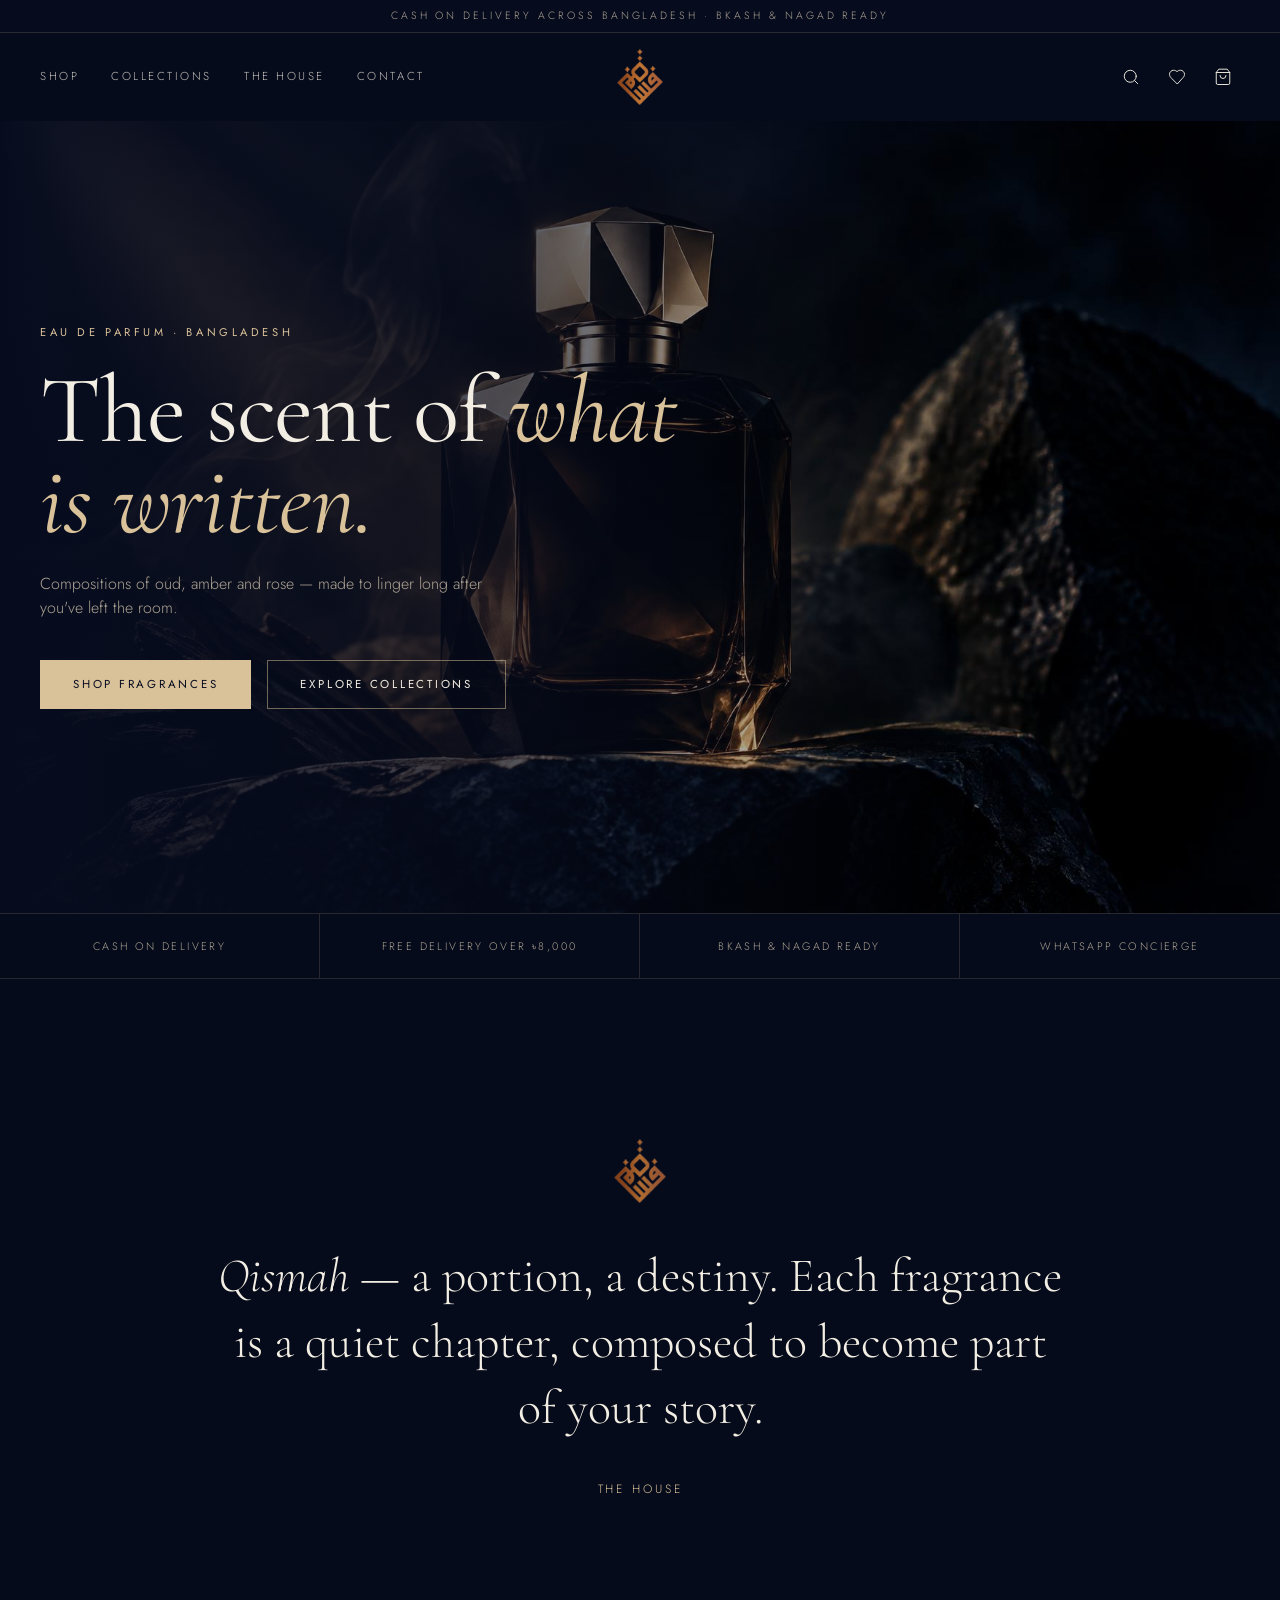
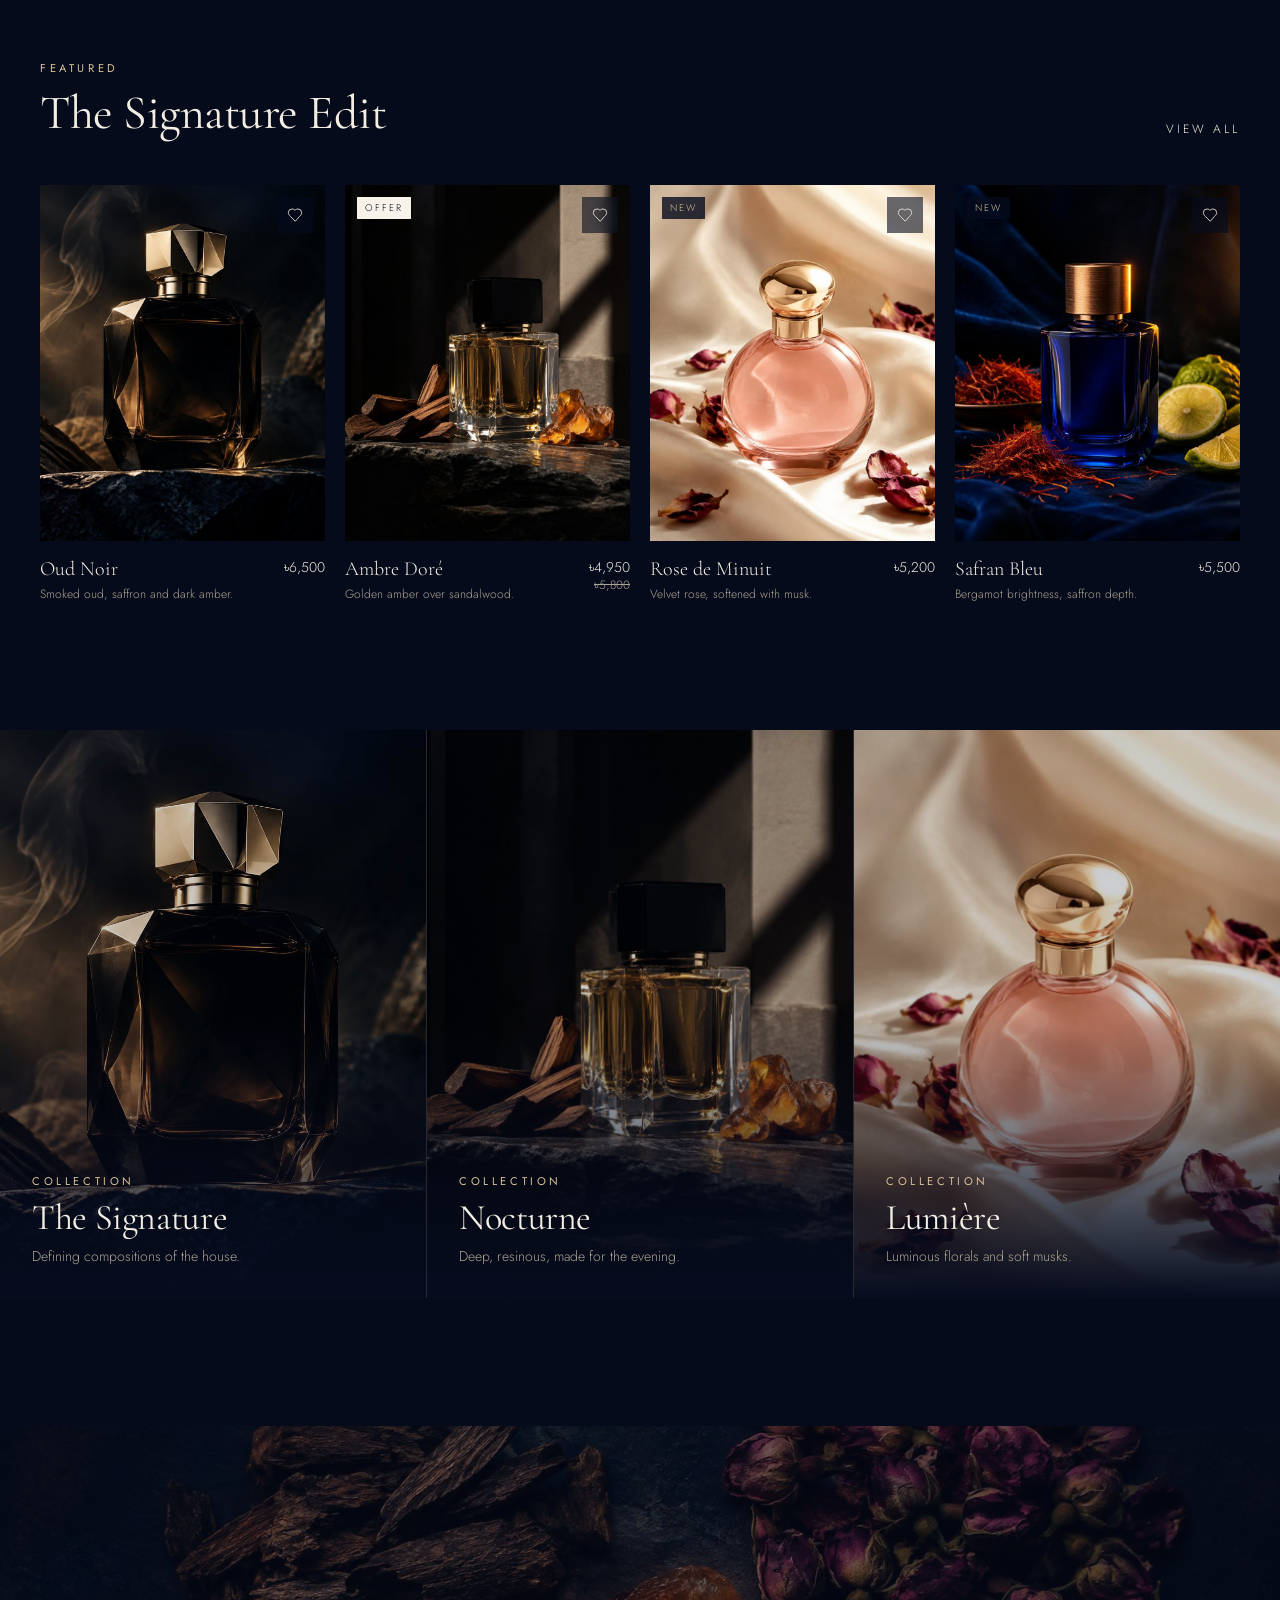
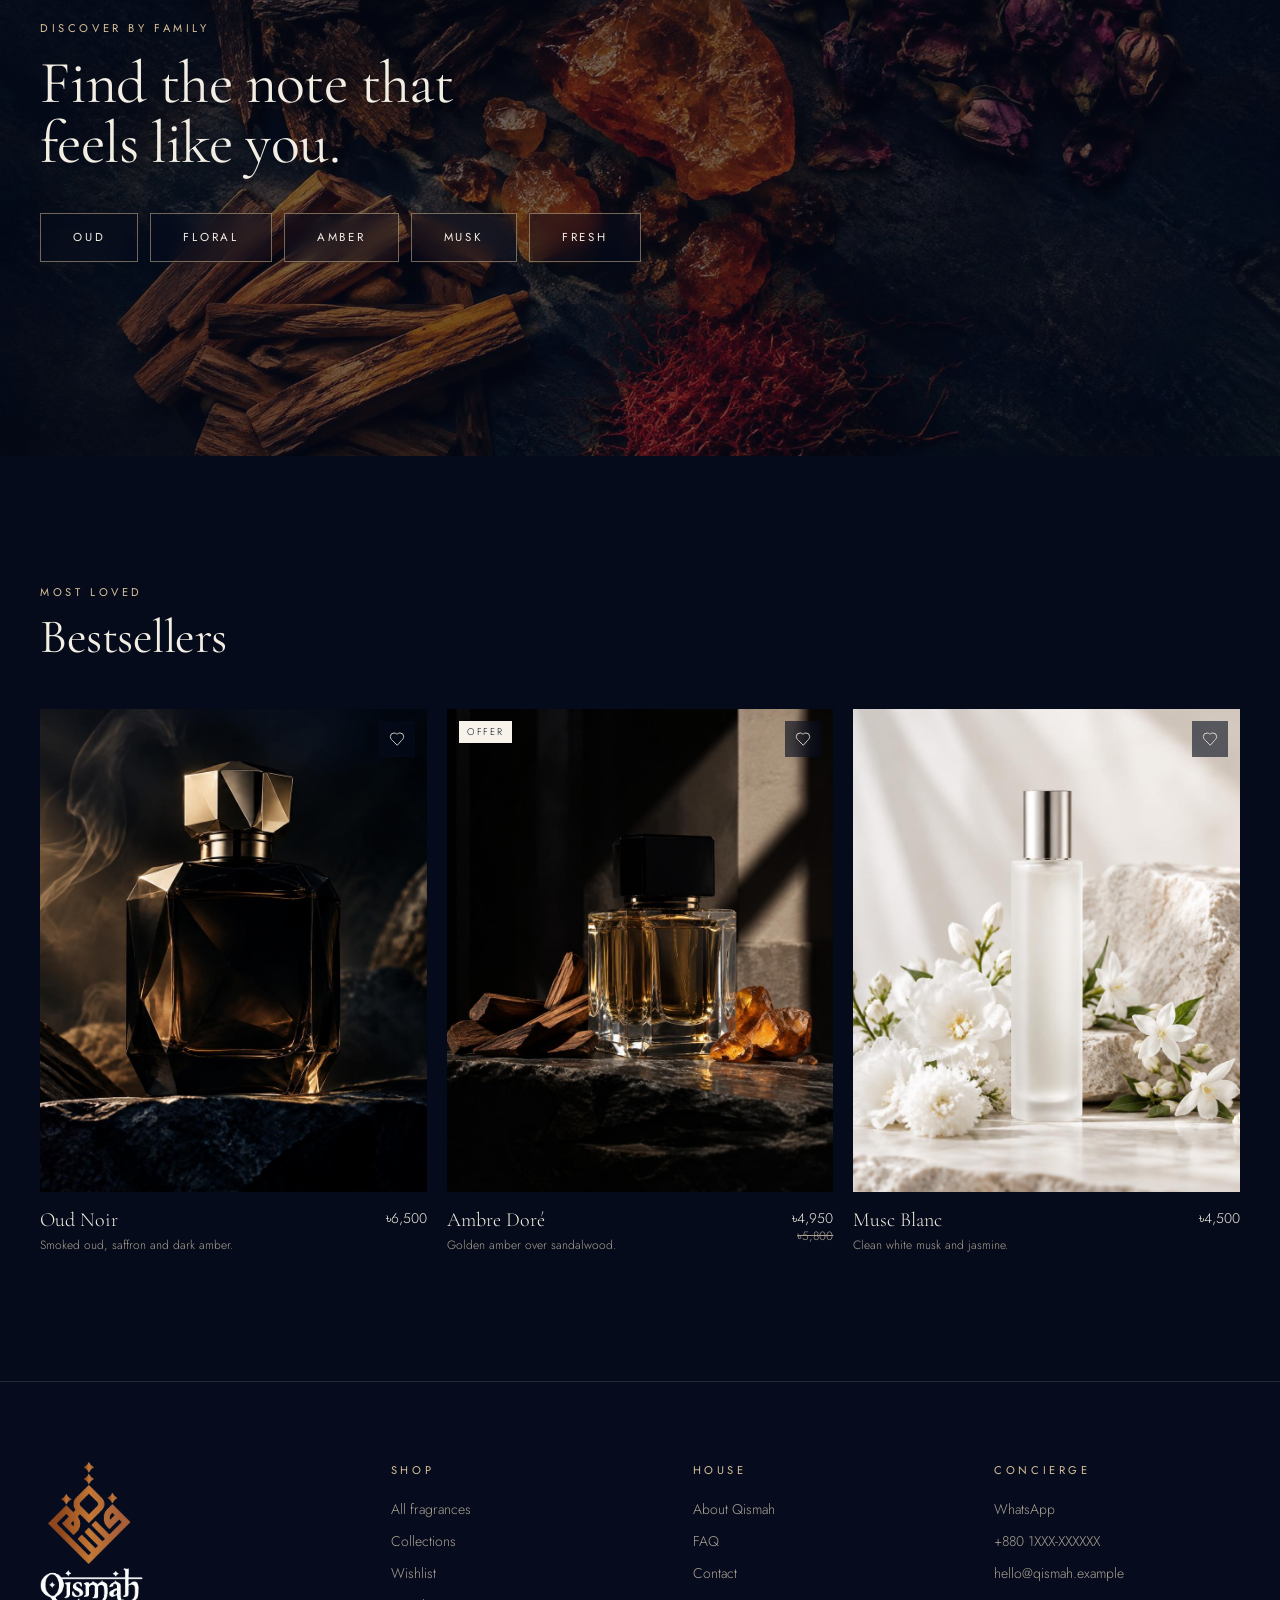
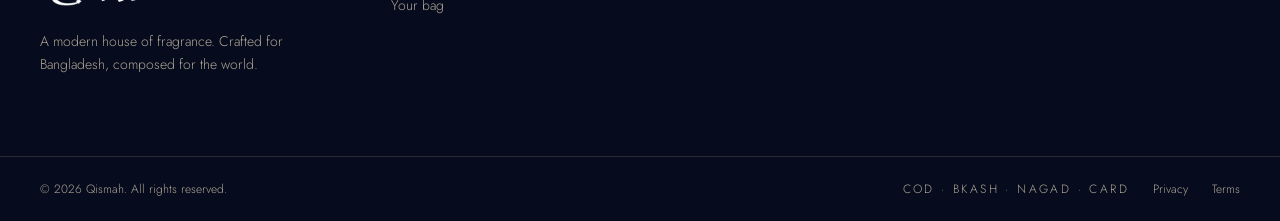
<file: index.html>
<!DOCTYPE html>
<html lang="en">
<head>
  <meta charset="utf-8">
  <meta name="viewport" content="width=device-width, initial-scale=1">
  <title>Qismah — Luxury Fragrance House, Bangladesh</title>
  <meta name="description" content="Discover Qismah eau de parfum: oud, amber, rose and musk compositions. Cash on delivery across Bangladesh.">
  <meta property="og:type" content="website">
  <meta property="og:title" content="Qismah — Luxury Fragrance House">
  <meta property="og:description" content="Oud, amber, rose and musk compositions, delivered across Bangladesh.">
  <meta name="twitter:card" content="summary_large_image">
  <link rel="icon" type="image/png" href="images/favicon.png">

  <!-- Fonts: Cormorant Garamond (headings) and Jost (text) -->
  <link rel="preconnect" href="https://fonts.googleapis.com">
  <link rel="preconnect" href="https://fonts.gstatic.com" crossorigin>
  <link rel="stylesheet" href="https://fonts.googleapis.com/css2?family=Cormorant+Garamond:ital,wght@0,300;0,400;0,500;1,300;1,400&family=Jost:wght@300;400;500&display=swap">

  <!-- Bootstrap first, then my own styles so they win -->
  <link rel="stylesheet" href="css/bootstrap.min.css">
  <link rel="stylesheet" href="css/style.css">
</head>
<body>
<!-- Home page -->
  <!-- Top banner -->
  <div class="top-banner">Cash on delivery across Bangladesh · bKash &amp; Nagad ready</div>

  <!-- Header: menu links, logo and icons -->
  <header class="site-header" id="siteHeader">
    <div class="header-row page-width">
      <nav class="main-nav" aria-label="Main">
        <a href="shop.html">Shop</a>
        <a href="collections.html">Collections</a>
        <a href="about.html">The House</a>
        <a href="contact.html">Contact</a>
      </nav>
      <button class="menu-button" id="openMenu" aria-label="Open menu"><svg class="icon icon-20" viewBox="0 0 24 24" aria-hidden="true"><line x1="4" x2="20" y1="12" y2="12"/><line x1="4" x2="20" y1="6" y2="6"/><line x1="4" x2="20" y1="18" y2="18"/></svg></button>
      <a href="index.html" class="logo-link" aria-label="Qismah home">
        <img src="images/qismah-mark.png" alt="Qismah">
      </a>
      <div class="header-icons">
        <button id="searchToggle" aria-label="Search"><svg class="icon icon-18" viewBox="0 0 24 24" aria-hidden="true"><circle cx="11" cy="11" r="8"/><path d="m21 21-4.3-4.3"/></svg></button>
        <a href="wishlist.html" aria-label="Wishlist">
          <svg class="icon icon-18" viewBox="0 0 24 24" aria-hidden="true"><path d="M19 14c1.49-1.46 3-3.21 3-5.5A5.5 5.5 0 0 0 16.5 3c-1.76 0-3 .5-4.5 2-1.5-1.5-2.74-2-4.5-2A5.5 5.5 0 0 0 2 8.5c0 2.3 1.5 4.05 3 5.5l7 7Z"/></svg>
          <span class="count-badge" id="wishlistCount" hidden>0</span>
        </a>
        <button id="openCart" aria-label="Open bag">
          <svg class="icon icon-18" viewBox="0 0 24 24" aria-hidden="true"><path d="M6 2 3 6v14a2 2 0 0 0 2 2h14a2 2 0 0 0 2-2V6l-3-4Z"/><path d="M3 6h18"/><path d="M16 10a4 4 0 0 1-8 0"/></svg>
          <span class="count-badge" id="cartCount" hidden>0</span>
        </button>
      </div>
    </div>

    <!-- Search bar (opens under the header) -->
    <form class="search-bar search-form fade-up" id="searchBar" hidden>
      <div class="search-bar-inner">
        <svg class="icon icon-16" viewBox="0 0 24 24" aria-hidden="true"><circle cx="11" cy="11" r="8"/><path d="m21 21-4.3-4.3"/></svg>
        <input type="text" placeholder="Search oud, rose, amber…" aria-label="Search fragrances">
      </div>
    </form>
  </header>

  <!-- Full-screen menu for phones -->
  <div class="mobile-menu fade-up" id="mobileMenu" hidden>
    <div class="mobile-menu-top">
      <img src="images/qismah-mark.png" alt="Qismah">
      <button id="closeMenu" aria-label="Close menu"><svg class="icon icon-20" viewBox="0 0 24 24" aria-hidden="true"><path d="M18 6 6 18"/><path d="m6 6 12 12"/></svg></button>
    </div>
    <form class="mobile-search search-form">
      <input type="text" placeholder="Search fragrances" aria-label="Search fragrances">
    </form>
    <nav class="mobile-links" aria-label="Mobile">
      <a href="shop.html">Shop</a>
      <a href="collections.html">Collections</a>
      <a href="about.html">The House</a>
      <a href="contact.html">Contact</a>
      <a href="wishlist.html">Wishlist</a>
      <a href="faq.html">FAQ</a>
    </nav>
  </div>

  <main>
    <!-- Hero: big photo with the headline -->
    <section class="hero">
      <img src="images/hero.jpg" alt="Qismah eau de parfum on dark stone" width="1920" height="1088">
      <div class="hero-veil"></div>
      <div class="hero-text page-width">
        <p class="eyebrow fade-up">Eau de Parfum · Bangladesh</p>
        <h1 class="fade-up">The scent of <em>what is written.</em></h1>
        <p class="hero-intro muted fade-up">Compositions of oud, amber and rose — made to linger long after you've left the room.</p>
        <div class="hero-buttons fade-up">
          <a href="shop.html" class="button button-gold">Shop fragrances</a>
          <a href="collections.html" class="button button-outline">Explore collections</a>
        </div>
      </div>
    </section>

    <!-- Four short promises -->
    <section class="promise-strip">
      <div class="promise-grid">
        <p>Cash on delivery</p>
        <p id="freeDeliveryText">Free delivery over ৳8,000</p>
        <p>bKash &amp; Nagad ready</p>
        <p>WhatsApp concierge</p>
      </div>
    </section>

    <!-- Brand statement -->
    <section class="brand-statement">
      <img src="images/qismah-mark.png" alt="" aria-hidden="true" loading="lazy">
      <p><em>Qismah</em> — a portion, a destiny. Each fragrance is a quiet chapter, composed to become part of your story.</p>
      <a href="about.html" class="link-underline">The House</a>
    </section>

    <!-- Featured products (filled by js/home.js) -->
    <section class="page-width">
      <div class="section-heading">
        <div><p class="eyebrow">Featured</p><h2>The Signature Edit</h2></div>
        <a href="shop.html" class="view-all link-underline">View all</a>
      </div>
      <div class="product-grid four-columns" id="featuredProducts"></div>
    </section>

    <!-- The three collections (filled by js/home.js) -->
    <section class="collection-strip" id="collectionStrip"></section>

    <!-- Photo with fragrance family buttons -->
    <section class="family-banner">
      <img src="images/ingredients.jpg" alt="Oud, amber, rose, sandalwood and saffron" loading="lazy" width="1600" height="1008">
      <div class="family-banner-shade"></div>
      <div class="family-banner-text page-width">
        <p class="eyebrow">Discover by family</p>
        <h2>Find the note that feels like you.</h2>
        <div class="family-buttons" id="familyButtons"></div>
      </div>
    </section>

    <!-- Bestsellers (filled by js/home.js) -->
    <section class="page-width home-section">
      <div class="section-heading">
        <div><p class="eyebrow">Most loved</p><h2>Bestsellers</h2></div>
      </div>
      <div class="product-grid three-columns" id="bestSellers"></div>
    </section>
  </main>

  <!-- Footer -->
  <footer class="site-footer">
    <div class="footer-columns page-width">
      <div>
        <img src="images/qismah-logo.png" alt="Qismah" class="footer-logo" loading="lazy">
        <p class="footer-about">A modern house of fragrance. Crafted for Bangladesh, composed for the world.</p>
      </div>
      <div>
        <p class="eyebrow footer-title">Shop</p>
        <ul class="footer-list">
          <li><a href="shop.html">All fragrances</a></li>
          <li><a href="collections.html">Collections</a></li>
          <li><a href="wishlist.html">Wishlist</a></li>
          <li><a href="cart.html">Your bag</a></li>
        </ul>
      </div>
      <div>
        <p class="eyebrow footer-title">House</p>
        <ul class="footer-list">
          <li><a href="about.html">About Qismah</a></li>
          <li><a href="faq.html">FAQ</a></li>
          <li><a href="contact.html">Contact</a></li>
        </ul>
      </div>
      <div>
        <p class="eyebrow footer-title">Concierge</p>
        <ul class="footer-list">
          <li><a data-contact="whatsapp" href="https://wa.me/8801XXXXXXXXX" target="_blank" rel="noreferrer">WhatsApp</a></li>
          <li data-contact="phone">+880 1XXX-XXXXXX</li>
          <li data-contact="email">hello@qismah.example</li>
        </ul>
      </div>
    </div>
    <div class="footer-bottom">
      <div class="footer-bottom-row page-width">
        <p>© <span id="year">2026</span> Qismah. All rights reserved.</p>
        <div class="footer-bottom-links">
          <span class="payment-methods">COD · bKash · Nagad · Card</span>
          <a href="privacy.html">Privacy</a>
          <a href="terms.html">Terms</a>
        </div>
      </div>
    </div>
  </footer>

  <!-- Cart drawer: slides in from the right (Bootstrap offcanvas). JavaScript fills in the bag. -->
  <div class="offcanvas offcanvas-end cart-drawer" id="cartDrawer" tabindex="-1" aria-label="Shopping bag">
    <div class="drawer-top">
      <h2>Your Bag</h2>
      <button data-bs-dismiss="offcanvas" aria-label="Close"><svg class="icon icon-20" viewBox="0 0 24 24" aria-hidden="true"><path d="M18 6 6 18"/><path d="m6 6 12 12"/></svg></button>
    </div>
    <div class="drawer-body" id="drawerBody"></div>
  </div>

  <!-- Scripts: Bootstrap, shop data, bag, shared page code, then this page's own code -->
  <script src="js/bootstrap.bundle.min.js"></script>
  <script src="js/products.js"></script>
  <script src="js/cart.js"></script>
  <script src="js/site.js"></script>
  <script src="js/home.js"></script>
</body>
</html>
</file>
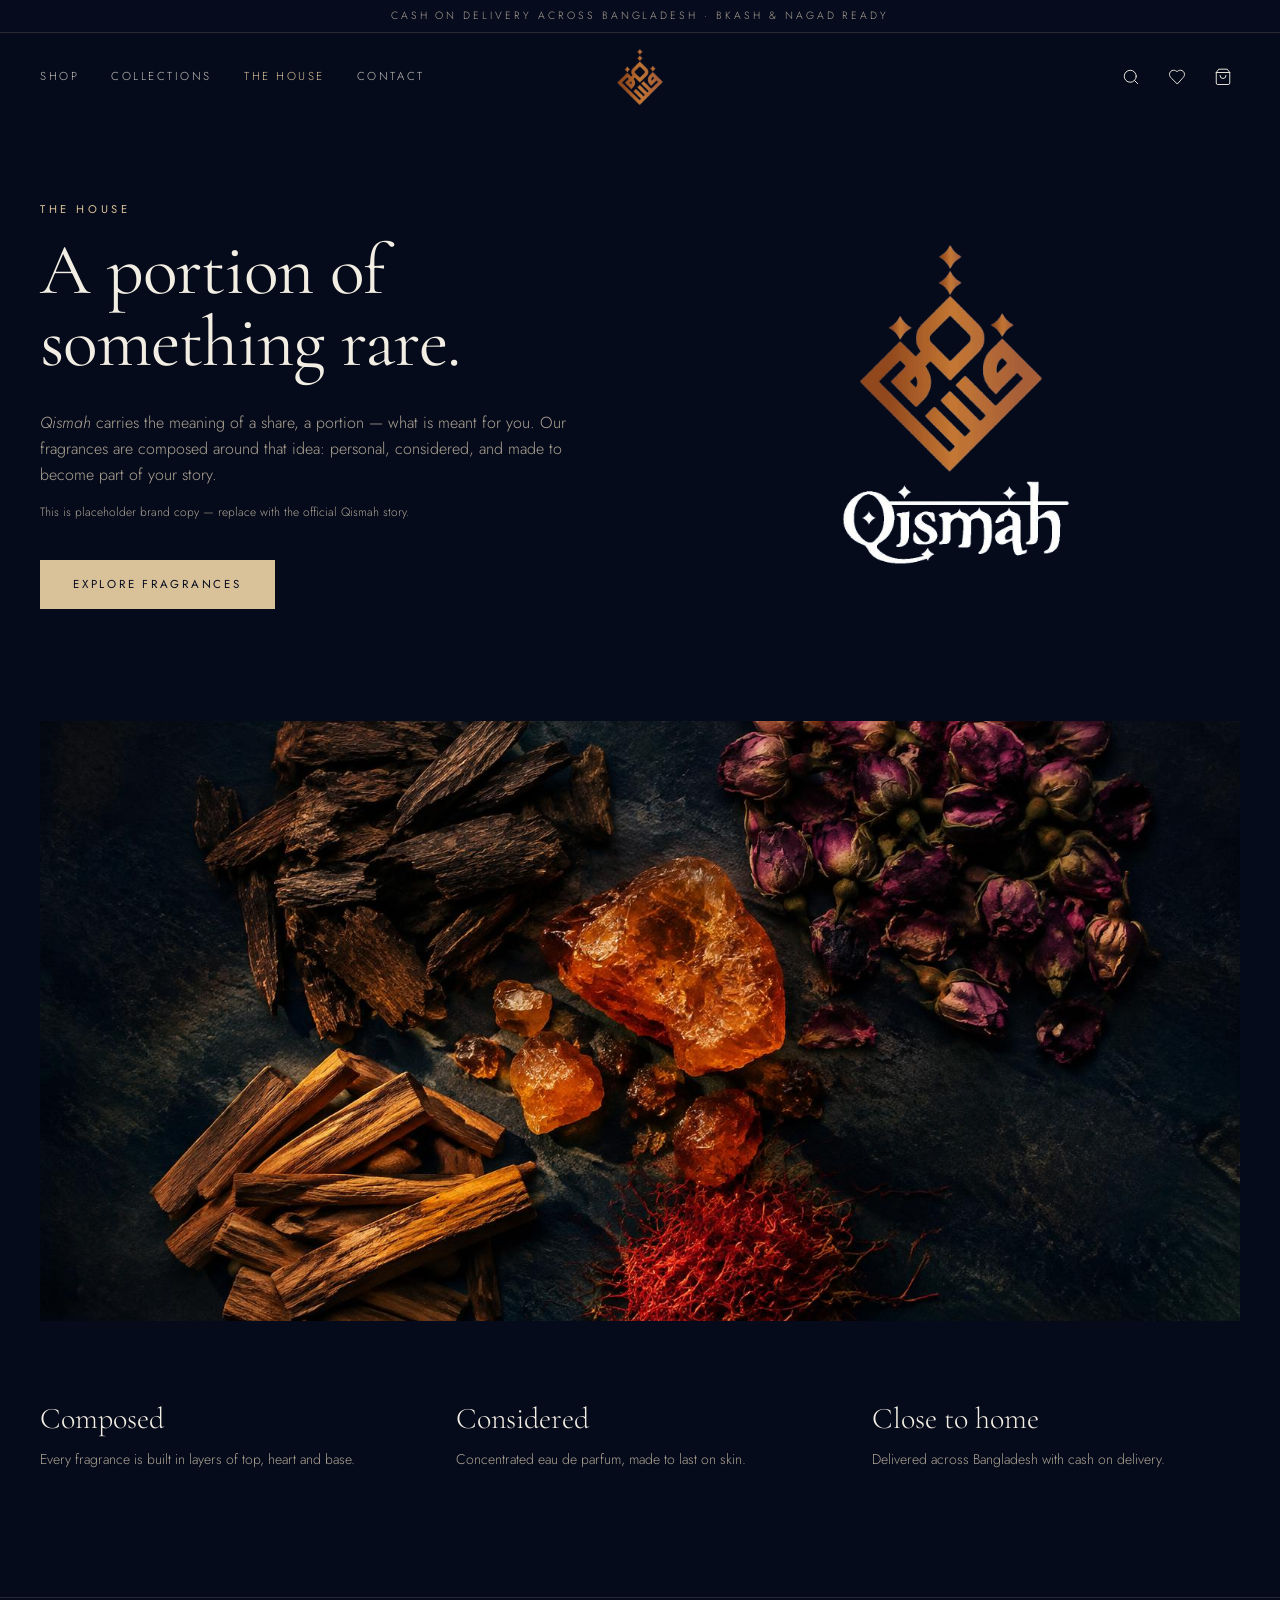
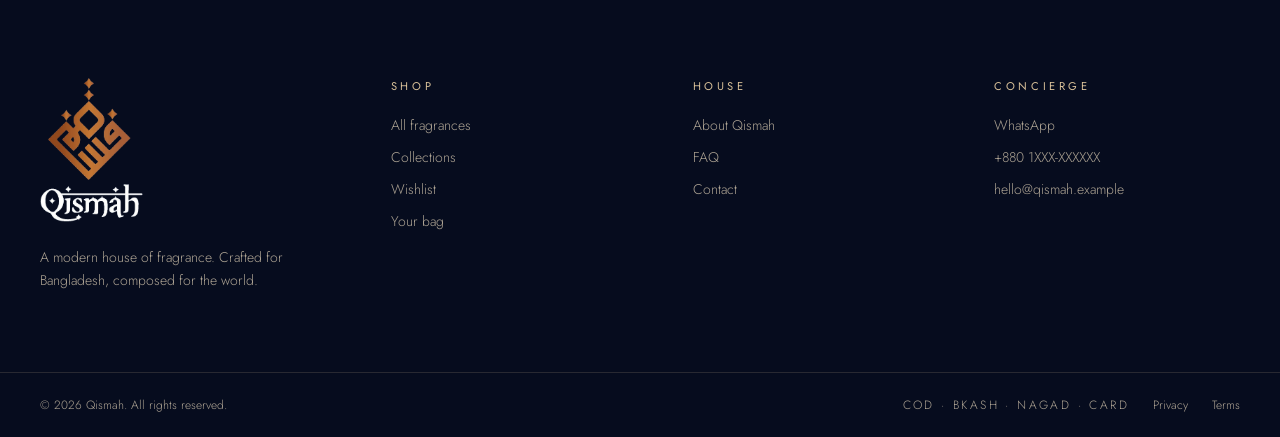
<file: about.html>
<!DOCTYPE html>
<html lang="en">
<head>
  <meta charset="utf-8">
  <meta name="viewport" content="width=device-width, initial-scale=1">
  <title>About the House — Qismah</title>
  <meta name="description" content="Qismah is a modern fragrance house composing oud, amber and floral eau de parfum for Bangladesh and beyond.">
  <meta property="og:type" content="website">
  <meta property="og:title" content="About the House — Qismah">
  <meta property="og:description" content="A modern fragrance house from Bangladesh.">
  <meta name="twitter:card" content="summary_large_image">
  <link rel="icon" type="image/png" href="images/favicon.png">

  <!-- Fonts: Cormorant Garamond (headings) and Jost (text) -->
  <link rel="preconnect" href="https://fonts.googleapis.com">
  <link rel="preconnect" href="https://fonts.gstatic.com" crossorigin>
  <link rel="stylesheet" href="https://fonts.googleapis.com/css2?family=Cormorant+Garamond:ital,wght@0,300;0,400;0,500;1,300;1,400&family=Jost:wght@300;400;500&display=swap">

  <!-- Bootstrap first, then my own styles so they win -->
  <link rel="stylesheet" href="css/bootstrap.min.css">
  <link rel="stylesheet" href="css/style.css">
</head>
<body>
<!-- About page -->
  <!-- Top banner -->
  <div class="top-banner">Cash on delivery across Bangladesh · bKash &amp; Nagad ready</div>

  <!-- Header: menu links, logo and icons -->
  <header class="site-header" id="siteHeader">
    <div class="header-row page-width">
      <nav class="main-nav" aria-label="Main">
        <a href="shop.html">Shop</a>
        <a href="collections.html">Collections</a>
        <a href="about.html" class="active">The House</a>
        <a href="contact.html">Contact</a>
      </nav>
      <button class="menu-button" id="openMenu" aria-label="Open menu"><svg class="icon icon-20" viewBox="0 0 24 24" aria-hidden="true"><line x1="4" x2="20" y1="12" y2="12"/><line x1="4" x2="20" y1="6" y2="6"/><line x1="4" x2="20" y1="18" y2="18"/></svg></button>
      <a href="index.html" class="logo-link" aria-label="Qismah home">
        <img src="images/qismah-mark.png" alt="Qismah">
      </a>
      <div class="header-icons">
        <button id="searchToggle" aria-label="Search"><svg class="icon icon-18" viewBox="0 0 24 24" aria-hidden="true"><circle cx="11" cy="11" r="8"/><path d="m21 21-4.3-4.3"/></svg></button>
        <a href="wishlist.html" aria-label="Wishlist">
          <svg class="icon icon-18" viewBox="0 0 24 24" aria-hidden="true"><path d="M19 14c1.49-1.46 3-3.21 3-5.5A5.5 5.5 0 0 0 16.5 3c-1.76 0-3 .5-4.5 2-1.5-1.5-2.74-2-4.5-2A5.5 5.5 0 0 0 2 8.5c0 2.3 1.5 4.05 3 5.5l7 7Z"/></svg>
          <span class="count-badge" id="wishlistCount" hidden>0</span>
        </a>
        <button id="openCart" aria-label="Open bag">
          <svg class="icon icon-18" viewBox="0 0 24 24" aria-hidden="true"><path d="M6 2 3 6v14a2 2 0 0 0 2 2h14a2 2 0 0 0 2-2V6l-3-4Z"/><path d="M3 6h18"/><path d="M16 10a4 4 0 0 1-8 0"/></svg>
          <span class="count-badge" id="cartCount" hidden>0</span>
        </button>
      </div>
    </div>

    <!-- Search bar (opens under the header) -->
    <form class="search-bar search-form fade-up" id="searchBar" hidden>
      <div class="search-bar-inner">
        <svg class="icon icon-16" viewBox="0 0 24 24" aria-hidden="true"><circle cx="11" cy="11" r="8"/><path d="m21 21-4.3-4.3"/></svg>
        <input type="text" placeholder="Search oud, rose, amber…" aria-label="Search fragrances">
      </div>
    </form>
  </header>

  <!-- Full-screen menu for phones -->
  <div class="mobile-menu fade-up" id="mobileMenu" hidden>
    <div class="mobile-menu-top">
      <img src="images/qismah-mark.png" alt="Qismah">
      <button id="closeMenu" aria-label="Close menu"><svg class="icon icon-20" viewBox="0 0 24 24" aria-hidden="true"><path d="M18 6 6 18"/><path d="m6 6 12 12"/></svg></button>
    </div>
    <form class="mobile-search search-form">
      <input type="text" placeholder="Search fragrances" aria-label="Search fragrances">
    </form>
    <nav class="mobile-links" aria-label="Mobile">
      <a href="shop.html">Shop</a>
      <a href="collections.html">Collections</a>
      <a href="about.html">The House</a>
      <a href="contact.html">Contact</a>
      <a href="wishlist.html">Wishlist</a>
      <a href="faq.html">FAQ</a>
    </nav>
  </div>

  <main>
    <div class="about page-width">
      <div class="about-top">
        <div>
          <p class="eyebrow">The House</p>
          <h1>A portion of something rare.</h1>
          <p class="about-story muted"><em>Qismah</em> carries the meaning of a share, a portion — what is meant for you. Our fragrances are composed around that idea: personal, considered, and made to become part of your story.</p>
          <p class="about-note muted">This is placeholder brand copy — replace with the official Qismah story.</p>
          <a href="shop.html" class="button button-gold">Explore fragrances</a>
        </div>
        <img src="images/qismah-logo.png" alt="Qismah" class="about-logo">
      </div>
      <img src="images/ingredients.jpg" alt="Fragrance ingredients" loading="lazy" class="about-photo">
      <div class="about-values">
        <div><p>Composed</p><p class="muted">Every fragrance is built in layers of top, heart and base.</p></div>
        <div><p>Considered</p><p class="muted">Concentrated eau de parfum, made to last on skin.</p></div>
        <div><p>Close to home</p><p class="muted">Delivered across Bangladesh with cash on delivery.</p></div>
      </div>
    </div>
  </main>

  <!-- Footer -->
  <footer class="site-footer">
    <div class="footer-columns page-width">
      <div>
        <img src="images/qismah-logo.png" alt="Qismah" class="footer-logo" loading="lazy">
        <p class="footer-about">A modern house of fragrance. Crafted for Bangladesh, composed for the world.</p>
      </div>
      <div>
        <p class="eyebrow footer-title">Shop</p>
        <ul class="footer-list">
          <li><a href="shop.html">All fragrances</a></li>
          <li><a href="collections.html">Collections</a></li>
          <li><a href="wishlist.html">Wishlist</a></li>
          <li><a href="cart.html">Your bag</a></li>
        </ul>
      </div>
      <div>
        <p class="eyebrow footer-title">House</p>
        <ul class="footer-list">
          <li><a href="about.html">About Qismah</a></li>
          <li><a href="faq.html">FAQ</a></li>
          <li><a href="contact.html">Contact</a></li>
        </ul>
      </div>
      <div>
        <p class="eyebrow footer-title">Concierge</p>
        <ul class="footer-list">
          <li><a data-contact="whatsapp" href="https://wa.me/8801XXXXXXXXX" target="_blank" rel="noreferrer">WhatsApp</a></li>
          <li data-contact="phone">+880 1XXX-XXXXXX</li>
          <li data-contact="email">hello@qismah.example</li>
        </ul>
      </div>
    </div>
    <div class="footer-bottom">
      <div class="footer-bottom-row page-width">
        <p>© <span id="year">2026</span> Qismah. All rights reserved.</p>
        <div class="footer-bottom-links">
          <span class="payment-methods">COD · bKash · Nagad · Card</span>
          <a href="privacy.html">Privacy</a>
          <a href="terms.html">Terms</a>
        </div>
      </div>
    </div>
  </footer>

  <!-- Cart drawer: slides in from the right (Bootstrap offcanvas). JavaScript fills in the bag. -->
  <div class="offcanvas offcanvas-end cart-drawer" id="cartDrawer" tabindex="-1" aria-label="Shopping bag">
    <div class="drawer-top">
      <h2>Your Bag</h2>
      <button data-bs-dismiss="offcanvas" aria-label="Close"><svg class="icon icon-20" viewBox="0 0 24 24" aria-hidden="true"><path d="M18 6 6 18"/><path d="m6 6 12 12"/></svg></button>
    </div>
    <div class="drawer-body" id="drawerBody"></div>
  </div>

  <!-- Scripts: Bootstrap, shop data, bag, shared page code, then this page's own code -->
  <script src="js/bootstrap.bundle.min.js"></script>
  <script src="js/products.js"></script>
  <script src="js/cart.js"></script>
  <script src="js/site.js"></script>
</body>
</html>
</file>
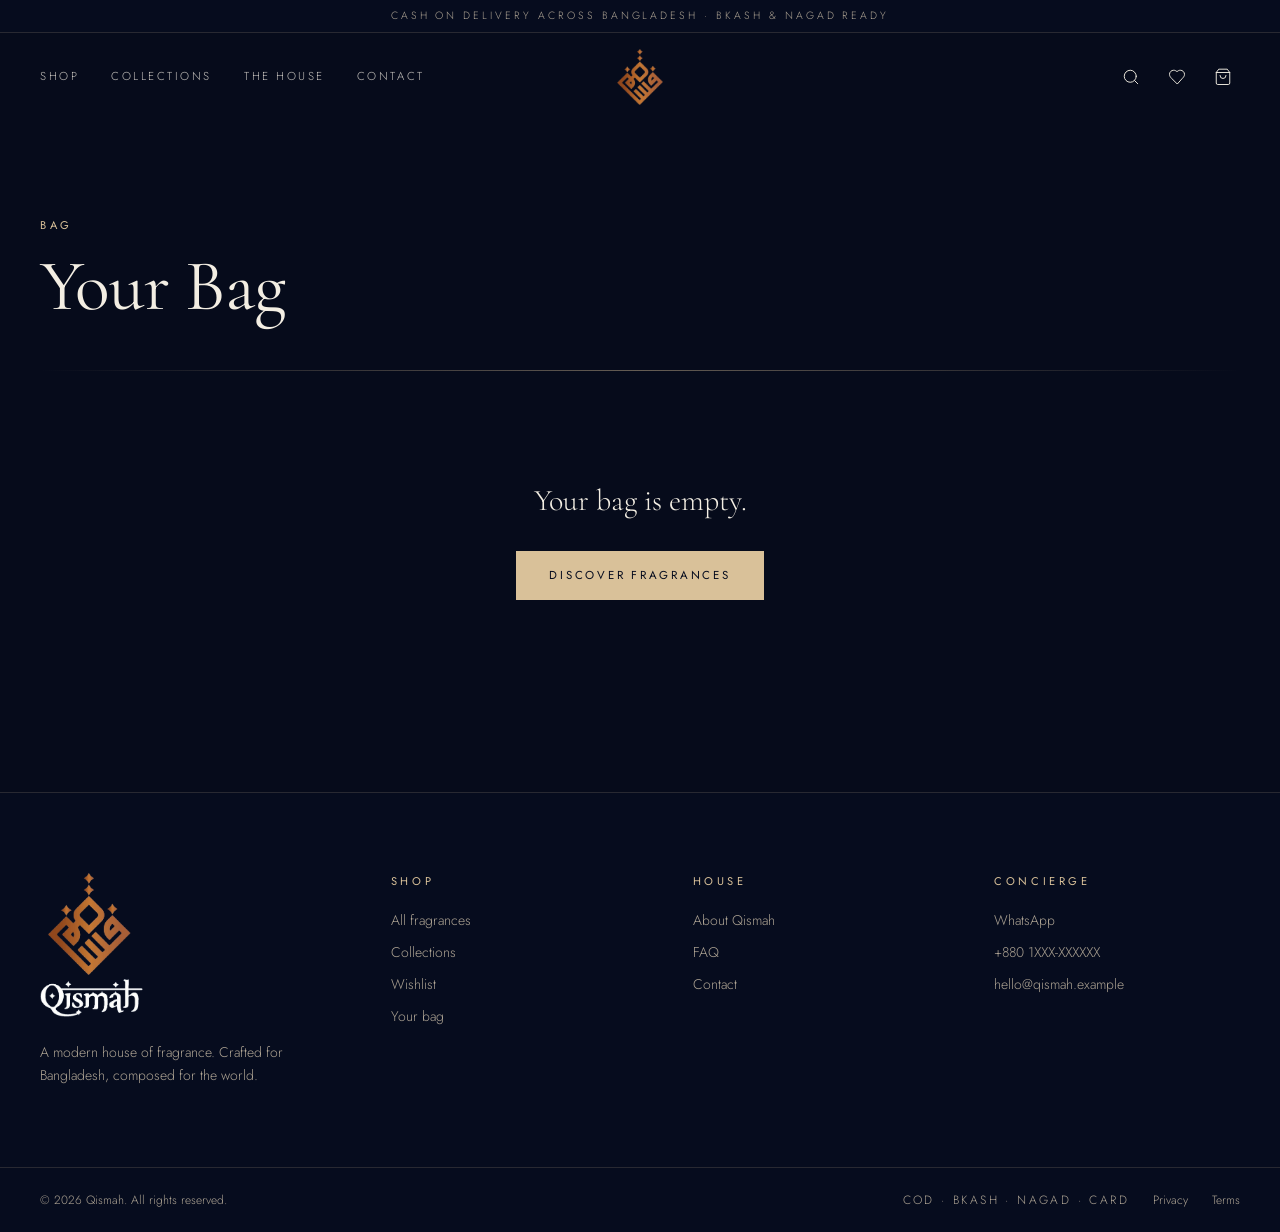
<file: cart.html>
<!DOCTYPE html>
<html lang="en">
<head>
  <meta charset="utf-8">
  <meta name="viewport" content="width=device-width, initial-scale=1">
  <title>Your Bag — Qismah</title>
  <meta name="description" content="Review the fragrances in your Qismah bag before checkout.">
  <meta name="robots" content="noindex">
  <meta property="og:type" content="website">
  <meta property="og:title" content="Your Bag — Qismah">
  <meta property="og:description" content="Review your Qismah selection.">
  <meta name="twitter:card" content="summary_large_image">
  <link rel="icon" type="image/png" href="images/favicon.png">

  <!-- Fonts: Cormorant Garamond (headings) and Jost (text) -->
  <link rel="preconnect" href="https://fonts.googleapis.com">
  <link rel="preconnect" href="https://fonts.gstatic.com" crossorigin>
  <link rel="stylesheet" href="https://fonts.googleapis.com/css2?family=Cormorant+Garamond:ital,wght@0,300;0,400;0,500;1,300;1,400&family=Jost:wght@300;400;500&display=swap">

  <!-- Bootstrap first, then my own styles so they win -->
  <link rel="stylesheet" href="css/bootstrap.min.css">
  <link rel="stylesheet" href="css/style.css">
</head>
<body>
<!-- Cart page -->
  <!-- Top banner -->
  <div class="top-banner">Cash on delivery across Bangladesh · bKash &amp; Nagad ready</div>

  <!-- Header: menu links, logo and icons -->
  <header class="site-header" id="siteHeader">
    <div class="header-row page-width">
      <nav class="main-nav" aria-label="Main">
        <a href="shop.html">Shop</a>
        <a href="collections.html">Collections</a>
        <a href="about.html">The House</a>
        <a href="contact.html">Contact</a>
      </nav>
      <button class="menu-button" id="openMenu" aria-label="Open menu"><svg class="icon icon-20" viewBox="0 0 24 24" aria-hidden="true"><line x1="4" x2="20" y1="12" y2="12"/><line x1="4" x2="20" y1="6" y2="6"/><line x1="4" x2="20" y1="18" y2="18"/></svg></button>
      <a href="index.html" class="logo-link" aria-label="Qismah home">
        <img src="images/qismah-mark.png" alt="Qismah">
      </a>
      <div class="header-icons">
        <button id="searchToggle" aria-label="Search"><svg class="icon icon-18" viewBox="0 0 24 24" aria-hidden="true"><circle cx="11" cy="11" r="8"/><path d="m21 21-4.3-4.3"/></svg></button>
        <a href="wishlist.html" aria-label="Wishlist">
          <svg class="icon icon-18" viewBox="0 0 24 24" aria-hidden="true"><path d="M19 14c1.49-1.46 3-3.21 3-5.5A5.5 5.5 0 0 0 16.5 3c-1.76 0-3 .5-4.5 2-1.5-1.5-2.74-2-4.5-2A5.5 5.5 0 0 0 2 8.5c0 2.3 1.5 4.05 3 5.5l7 7Z"/></svg>
          <span class="count-badge" id="wishlistCount" hidden>0</span>
        </a>
        <button id="openCart" aria-label="Open bag">
          <svg class="icon icon-18" viewBox="0 0 24 24" aria-hidden="true"><path d="M6 2 3 6v14a2 2 0 0 0 2 2h14a2 2 0 0 0 2-2V6l-3-4Z"/><path d="M3 6h18"/><path d="M16 10a4 4 0 0 1-8 0"/></svg>
          <span class="count-badge" id="cartCount" hidden>0</span>
        </button>
      </div>
    </div>

    <!-- Search bar (opens under the header) -->
    <form class="search-bar search-form fade-up" id="searchBar" hidden>
      <div class="search-bar-inner">
        <svg class="icon icon-16" viewBox="0 0 24 24" aria-hidden="true"><circle cx="11" cy="11" r="8"/><path d="m21 21-4.3-4.3"/></svg>
        <input type="text" placeholder="Search oud, rose, amber…" aria-label="Search fragrances">
      </div>
    </form>
  </header>

  <!-- Full-screen menu for phones -->
  <div class="mobile-menu fade-up" id="mobileMenu" hidden>
    <div class="mobile-menu-top">
      <img src="images/qismah-mark.png" alt="Qismah">
      <button id="closeMenu" aria-label="Close menu"><svg class="icon icon-20" viewBox="0 0 24 24" aria-hidden="true"><path d="M18 6 6 18"/><path d="m6 6 12 12"/></svg></button>
    </div>
    <form class="mobile-search search-form">
      <input type="text" placeholder="Search fragrances" aria-label="Search fragrances">
    </form>
    <nav class="mobile-links" aria-label="Mobile">
      <a href="shop.html">Shop</a>
      <a href="collections.html">Collections</a>
      <a href="about.html">The House</a>
      <a href="contact.html">Contact</a>
      <a href="wishlist.html">Wishlist</a>
      <a href="faq.html">FAQ</a>
    </nav>
  </div>

  <main>
    <section class="page-title page-width">
      <p class="eyebrow fade-up">Bag</p>
      <h1 class="fade-up">Your Bag</h1>
      <div class="hairline"></div>
    </section>
    <div class="page-width" id="cartContent"></div>
  </main>

  <!-- Footer -->
  <footer class="site-footer">
    <div class="footer-columns page-width">
      <div>
        <img src="images/qismah-logo.png" alt="Qismah" class="footer-logo" loading="lazy">
        <p class="footer-about">A modern house of fragrance. Crafted for Bangladesh, composed for the world.</p>
      </div>
      <div>
        <p class="eyebrow footer-title">Shop</p>
        <ul class="footer-list">
          <li><a href="shop.html">All fragrances</a></li>
          <li><a href="collections.html">Collections</a></li>
          <li><a href="wishlist.html">Wishlist</a></li>
          <li><a href="cart.html">Your bag</a></li>
        </ul>
      </div>
      <div>
        <p class="eyebrow footer-title">House</p>
        <ul class="footer-list">
          <li><a href="about.html">About Qismah</a></li>
          <li><a href="faq.html">FAQ</a></li>
          <li><a href="contact.html">Contact</a></li>
        </ul>
      </div>
      <div>
        <p class="eyebrow footer-title">Concierge</p>
        <ul class="footer-list">
          <li><a data-contact="whatsapp" href="https://wa.me/8801XXXXXXXXX" target="_blank" rel="noreferrer">WhatsApp</a></li>
          <li data-contact="phone">+880 1XXX-XXXXXX</li>
          <li data-contact="email">hello@qismah.example</li>
        </ul>
      </div>
    </div>
    <div class="footer-bottom">
      <div class="footer-bottom-row page-width">
        <p>© <span id="year">2026</span> Qismah. All rights reserved.</p>
        <div class="footer-bottom-links">
          <span class="payment-methods">COD · bKash · Nagad · Card</span>
          <a href="privacy.html">Privacy</a>
          <a href="terms.html">Terms</a>
        </div>
      </div>
    </div>
  </footer>

  <!-- Cart drawer: slides in from the right (Bootstrap offcanvas). JavaScript fills in the bag. -->
  <div class="offcanvas offcanvas-end cart-drawer" id="cartDrawer" tabindex="-1" aria-label="Shopping bag">
    <div class="drawer-top">
      <h2>Your Bag</h2>
      <button data-bs-dismiss="offcanvas" aria-label="Close"><svg class="icon icon-20" viewBox="0 0 24 24" aria-hidden="true"><path d="M18 6 6 18"/><path d="m6 6 12 12"/></svg></button>
    </div>
    <div class="drawer-body" id="drawerBody"></div>
  </div>

  <!-- Scripts: Bootstrap, shop data, bag, shared page code, then this page's own code -->
  <script src="js/bootstrap.bundle.min.js"></script>
  <script src="js/products.js"></script>
  <script src="js/cart.js"></script>
  <script src="js/site.js"></script>
  <script src="js/cart-page.js"></script>
</body>
</html>
</file>
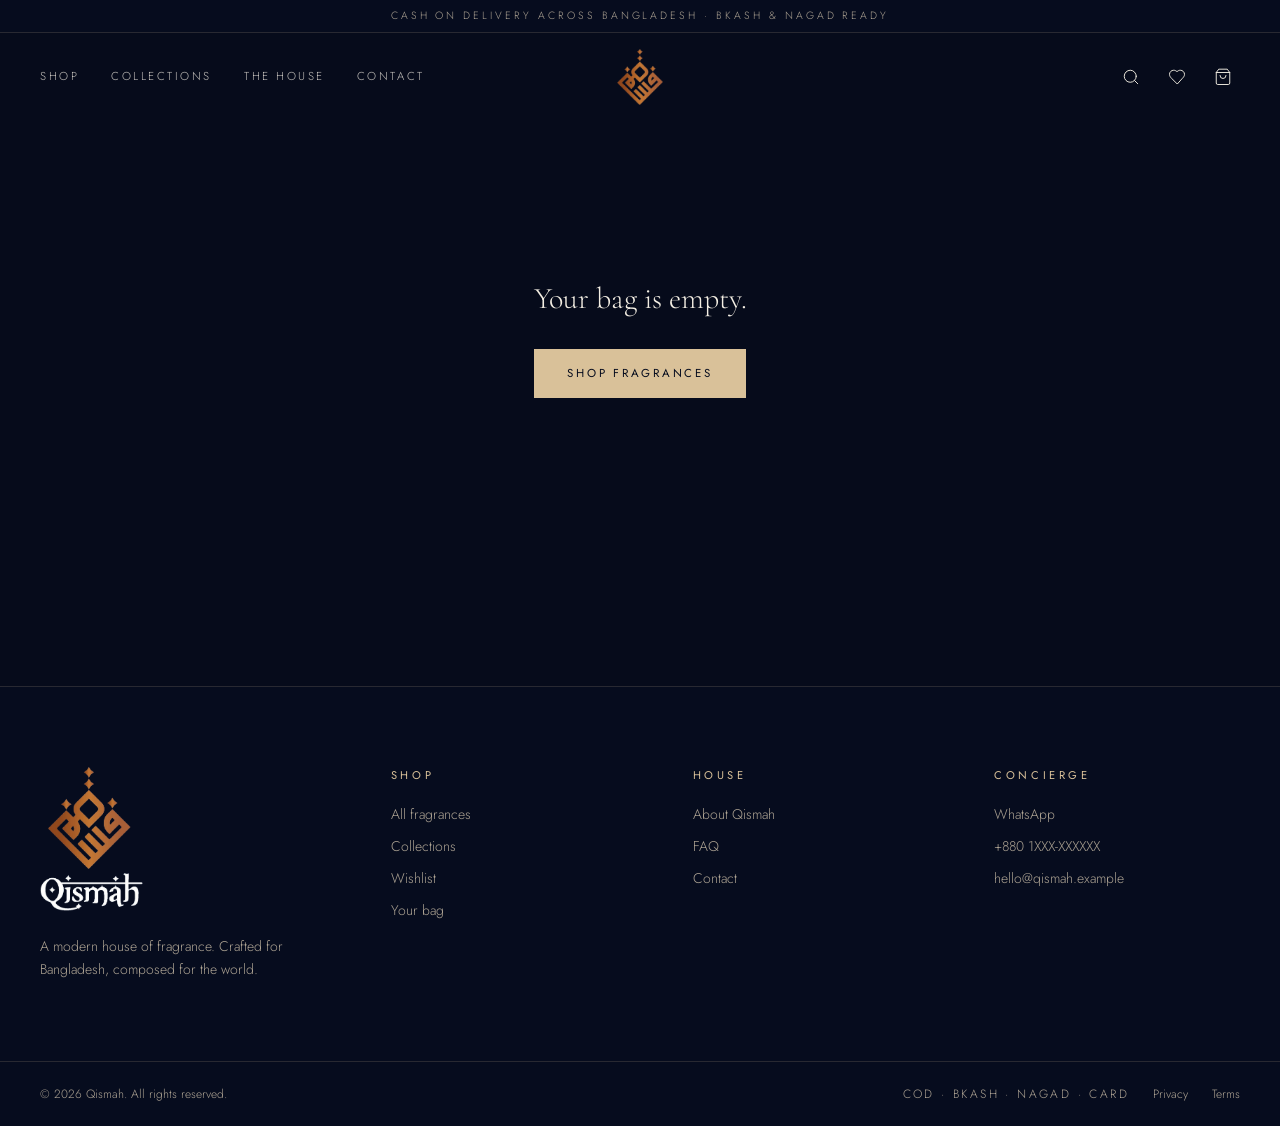
<file: checkout.html>
<!DOCTYPE html>
<html lang="en">
<head>
  <meta charset="utf-8">
  <meta name="viewport" content="width=device-width, initial-scale=1">
  <title>Checkout — Qismah</title>
  <meta name="description" content="Complete your Qismah order with cash on delivery, bKash, Nagad or card.">
  <meta name="robots" content="noindex">
  <meta property="og:type" content="website">
  <meta property="og:title" content="Checkout — Qismah">
  <meta property="og:description" content="Secure checkout for Qismah fragrances.">
  <meta name="twitter:card" content="summary_large_image">
  <link rel="icon" type="image/png" href="images/favicon.png">

  <!-- Fonts: Cormorant Garamond (headings) and Jost (text) -->
  <link rel="preconnect" href="https://fonts.googleapis.com">
  <link rel="preconnect" href="https://fonts.gstatic.com" crossorigin>
  <link rel="stylesheet" href="https://fonts.googleapis.com/css2?family=Cormorant+Garamond:ital,wght@0,300;0,400;0,500;1,300;1,400&family=Jost:wght@300;400;500&display=swap">

  <!-- Bootstrap first, then my own styles so they win -->
  <link rel="stylesheet" href="css/bootstrap.min.css">
  <link rel="stylesheet" href="css/style.css">
</head>
<body>
<!-- Checkout page (demo only, no real payment) -->
  <!-- Top banner -->
  <div class="top-banner">Cash on delivery across Bangladesh · bKash &amp; Nagad ready</div>

  <!-- Header: menu links, logo and icons -->
  <header class="site-header" id="siteHeader">
    <div class="header-row page-width">
      <nav class="main-nav" aria-label="Main">
        <a href="shop.html">Shop</a>
        <a href="collections.html">Collections</a>
        <a href="about.html">The House</a>
        <a href="contact.html">Contact</a>
      </nav>
      <button class="menu-button" id="openMenu" aria-label="Open menu"><svg class="icon icon-20" viewBox="0 0 24 24" aria-hidden="true"><line x1="4" x2="20" y1="12" y2="12"/><line x1="4" x2="20" y1="6" y2="6"/><line x1="4" x2="20" y1="18" y2="18"/></svg></button>
      <a href="index.html" class="logo-link" aria-label="Qismah home">
        <img src="images/qismah-mark.png" alt="Qismah">
      </a>
      <div class="header-icons">
        <button id="searchToggle" aria-label="Search"><svg class="icon icon-18" viewBox="0 0 24 24" aria-hidden="true"><circle cx="11" cy="11" r="8"/><path d="m21 21-4.3-4.3"/></svg></button>
        <a href="wishlist.html" aria-label="Wishlist">
          <svg class="icon icon-18" viewBox="0 0 24 24" aria-hidden="true"><path d="M19 14c1.49-1.46 3-3.21 3-5.5A5.5 5.5 0 0 0 16.5 3c-1.76 0-3 .5-4.5 2-1.5-1.5-2.74-2-4.5-2A5.5 5.5 0 0 0 2 8.5c0 2.3 1.5 4.05 3 5.5l7 7Z"/></svg>
          <span class="count-badge" id="wishlistCount" hidden>0</span>
        </a>
        <button id="openCart" aria-label="Open bag">
          <svg class="icon icon-18" viewBox="0 0 24 24" aria-hidden="true"><path d="M6 2 3 6v14a2 2 0 0 0 2 2h14a2 2 0 0 0 2-2V6l-3-4Z"/><path d="M3 6h18"/><path d="M16 10a4 4 0 0 1-8 0"/></svg>
          <span class="count-badge" id="cartCount" hidden>0</span>
        </button>
      </div>
    </div>

    <!-- Search bar (opens under the header) -->
    <form class="search-bar search-form fade-up" id="searchBar" hidden>
      <div class="search-bar-inner">
        <svg class="icon icon-16" viewBox="0 0 24 24" aria-hidden="true"><circle cx="11" cy="11" r="8"/><path d="m21 21-4.3-4.3"/></svg>
        <input type="text" placeholder="Search oud, rose, amber…" aria-label="Search fragrances">
      </div>
    </form>
  </header>

  <!-- Full-screen menu for phones -->
  <div class="mobile-menu fade-up" id="mobileMenu" hidden>
    <div class="mobile-menu-top">
      <img src="images/qismah-mark.png" alt="Qismah">
      <button id="closeMenu" aria-label="Close menu"><svg class="icon icon-20" viewBox="0 0 24 24" aria-hidden="true"><path d="M18 6 6 18"/><path d="m6 6 12 12"/></svg></button>
    </div>
    <form class="mobile-search search-form">
      <input type="text" placeholder="Search fragrances" aria-label="Search fragrances">
    </form>
    <nav class="mobile-links" aria-label="Mobile">
      <a href="shop.html">Shop</a>
      <a href="collections.html">Collections</a>
      <a href="about.html">The House</a>
      <a href="contact.html">Contact</a>
      <a href="wishlist.html">Wishlist</a>
      <a href="faq.html">FAQ</a>
    </nav>
  </div>

  <main>
    <div id="checkoutMain">
    <section class="page-title page-width">
      <p class="eyebrow fade-up">Checkout</p>
      <h1 class="fade-up">Complete your order</h1>
      <div class="hairline"></div>
    </section>
      <form class="checkout-layout page-width" id="checkoutForm">
        <div class="checkout-form">
          <section class="checkout-section">
            <h2>Contact</h2>
            <input required class="field" type="text" placeholder="Full name" aria-label="Full name" autocomplete="name">
            <div class="two-columns">
              <input required class="field" type="text" id="phoneField" placeholder="Phone (01XXXXXXXXX)" aria-label="Phone" inputmode="tel">
              <input class="field" type="email" placeholder="Email (optional)" aria-label="Email" autocomplete="email">
            </div>
            <p class="error-text" id="phoneError" hidden></p>
          </section>

          <section class="checkout-section">
            <h2>Delivery address</h2>
            <div class="three-columns-form">
              <select required class="field" id="divisionMenu" aria-label="Division"></select>
              <input required class="field" type="text" placeholder="District" aria-label="District">
              <input required class="field" type="text" placeholder="Area / Thana" aria-label="Area or Thana">
            </div>
            <textarea required class="field field-tall" placeholder="House, road, building, landmark" aria-label="Address"></textarea>
          </section>

          <section class="checkout-section">
            <h2>Delivery</h2>
            <div class="choice-grid" id="zoneChoices"></div>
          </section>

          <section class="checkout-section">
            <h2>Payment</h2>
            <div class="payment-grid" id="paymentChoices"></div>
            <p class="help-text muted">Demo checkout. Secure payment processing will be connected through the appropriate payment provider in production. Never share a PIN or card details here.</p>
          </section>

          <section class="checkout-section">
            <h2>Order notes</h2>
            <textarea class="field field-short" placeholder="Gift message or delivery notes (optional)" aria-label="Order notes"></textarea>
          </section>
        </div>

        <aside class="order-box">
          <h2>Your order</h2>
          <ul class="order-lines" id="orderLines"></ul>
          <div class="hairline"></div>
          <div class="order-totals">
            <div class="summary-row"><span class="muted">Subtotal</span><span id="orderSubtotal"></span></div>
            <div class="summary-row"><span class="muted">Delivery</span><span id="orderDelivery"></span></div>
            <div class="summary-row total"><span>Total</span><span id="orderTotal"></span></div>
          </div>
          <button type="submit" class="button button-gold button-full">Place demo order</button>
          <p class="small-print">Delivery fees shown are demonstration values.</p>
        </aside>
      </form>
    </div>

    <!-- "Bag is empty" and "Thank you" messages are drawn here by js/checkout.js -->
    <div id="checkoutMessage"></div>
  </main>

  <!-- Footer -->
  <footer class="site-footer">
    <div class="footer-columns page-width">
      <div>
        <img src="images/qismah-logo.png" alt="Qismah" class="footer-logo" loading="lazy">
        <p class="footer-about">A modern house of fragrance. Crafted for Bangladesh, composed for the world.</p>
      </div>
      <div>
        <p class="eyebrow footer-title">Shop</p>
        <ul class="footer-list">
          <li><a href="shop.html">All fragrances</a></li>
          <li><a href="collections.html">Collections</a></li>
          <li><a href="wishlist.html">Wishlist</a></li>
          <li><a href="cart.html">Your bag</a></li>
        </ul>
      </div>
      <div>
        <p class="eyebrow footer-title">House</p>
        <ul class="footer-list">
          <li><a href="about.html">About Qismah</a></li>
          <li><a href="faq.html">FAQ</a></li>
          <li><a href="contact.html">Contact</a></li>
        </ul>
      </div>
      <div>
        <p class="eyebrow footer-title">Concierge</p>
        <ul class="footer-list">
          <li><a data-contact="whatsapp" href="https://wa.me/8801XXXXXXXXX" target="_blank" rel="noreferrer">WhatsApp</a></li>
          <li data-contact="phone">+880 1XXX-XXXXXX</li>
          <li data-contact="email">hello@qismah.example</li>
        </ul>
      </div>
    </div>
    <div class="footer-bottom">
      <div class="footer-bottom-row page-width">
        <p>© <span id="year">2026</span> Qismah. All rights reserved.</p>
        <div class="footer-bottom-links">
          <span class="payment-methods">COD · bKash · Nagad · Card</span>
          <a href="privacy.html">Privacy</a>
          <a href="terms.html">Terms</a>
        </div>
      </div>
    </div>
  </footer>

  <!-- Cart drawer: slides in from the right (Bootstrap offcanvas). JavaScript fills in the bag. -->
  <div class="offcanvas offcanvas-end cart-drawer" id="cartDrawer" tabindex="-1" aria-label="Shopping bag">
    <div class="drawer-top">
      <h2>Your Bag</h2>
      <button data-bs-dismiss="offcanvas" aria-label="Close"><svg class="icon icon-20" viewBox="0 0 24 24" aria-hidden="true"><path d="M18 6 6 18"/><path d="m6 6 12 12"/></svg></button>
    </div>
    <div class="drawer-body" id="drawerBody"></div>
  </div>

  <!-- Scripts: Bootstrap, shop data, bag, shared page code, then this page's own code -->
  <script src="js/bootstrap.bundle.min.js"></script>
  <script src="js/products.js"></script>
  <script src="js/cart.js"></script>
  <script src="js/site.js"></script>
  <script src="js/checkout.js"></script>
</body>
</html>
</file>
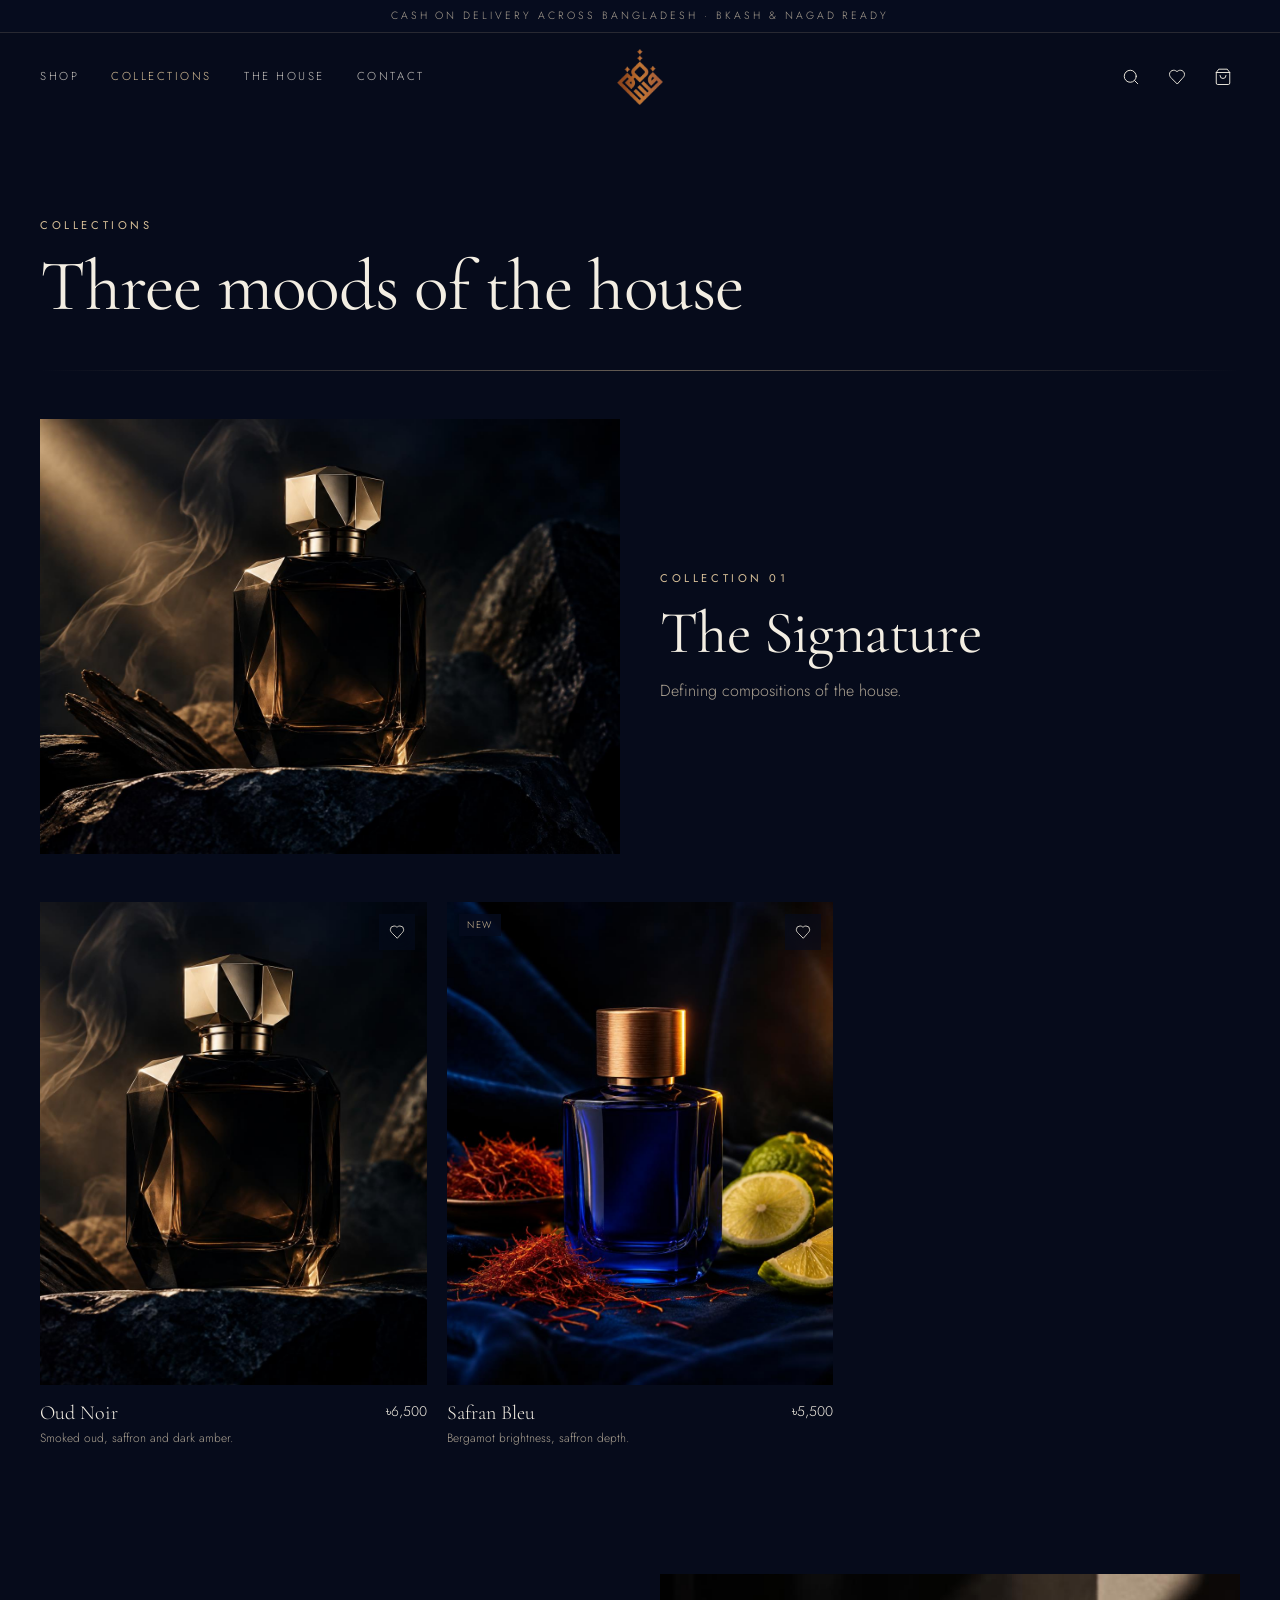
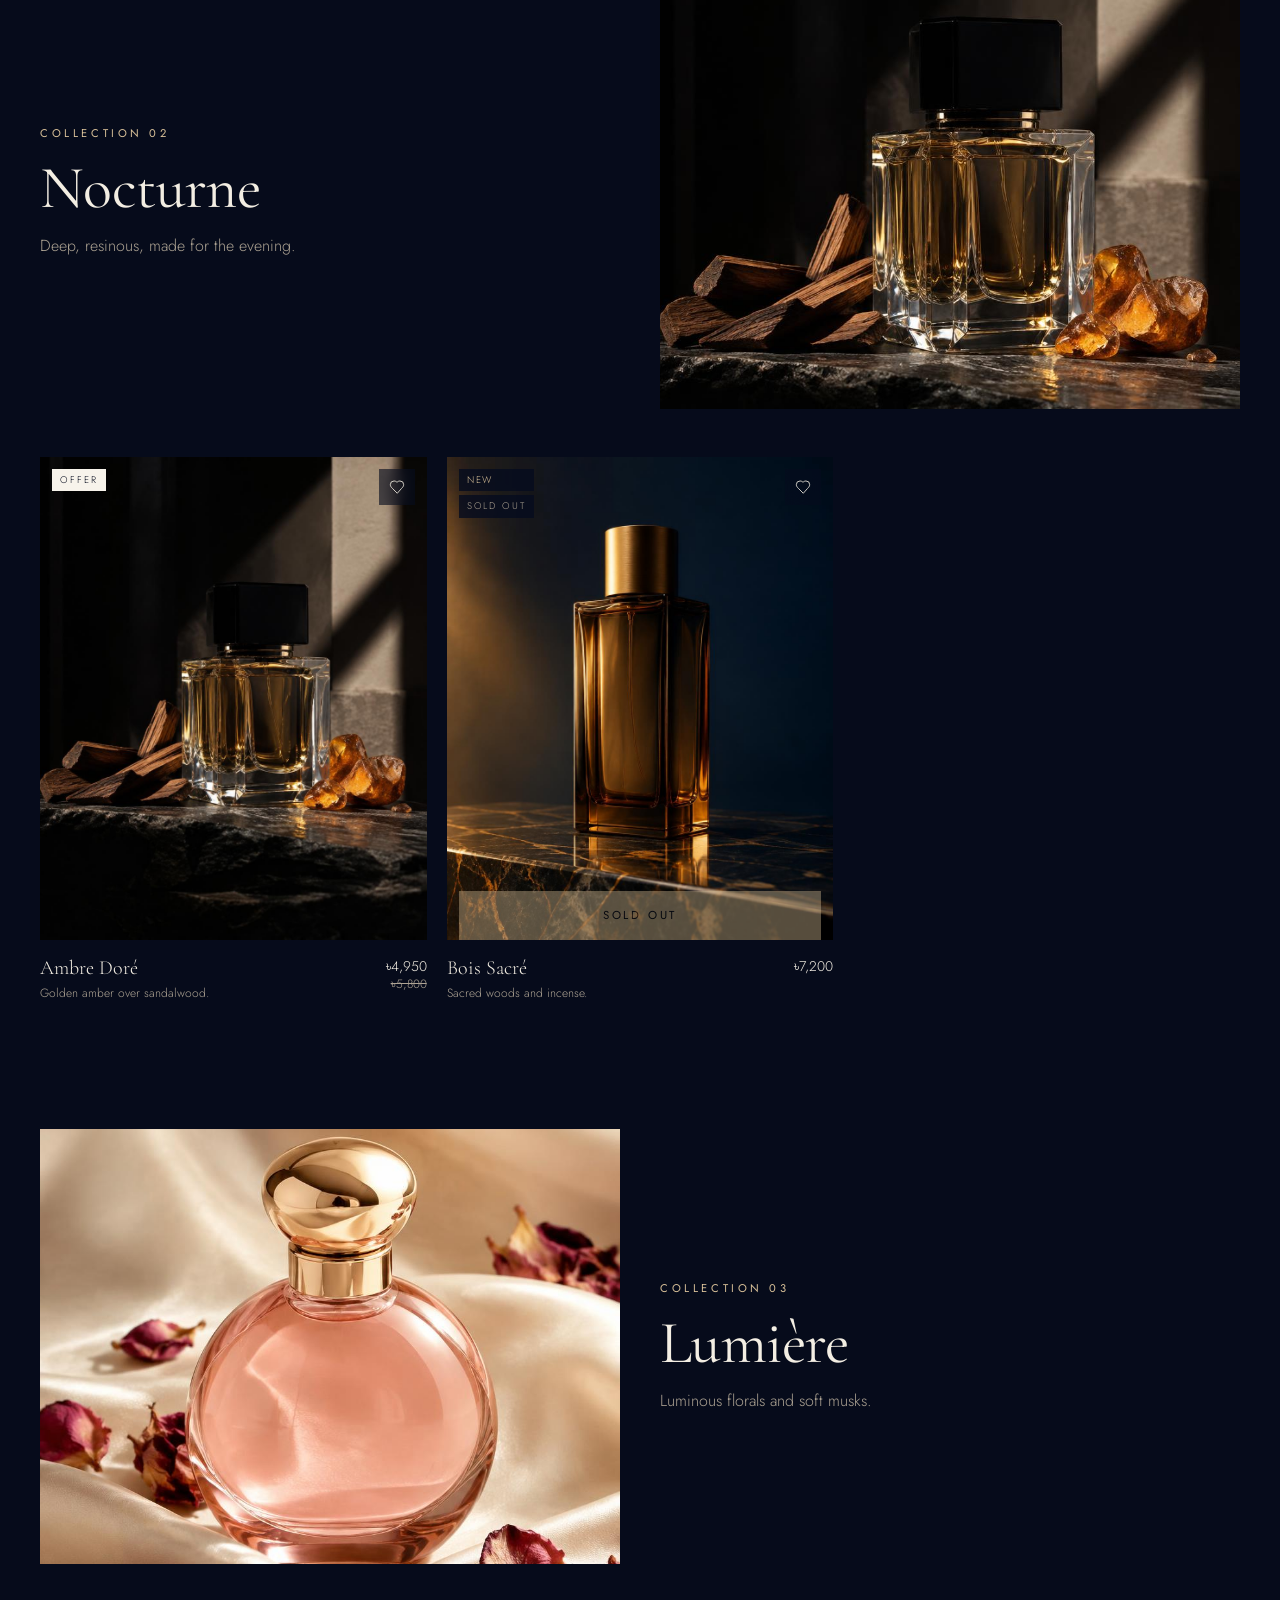
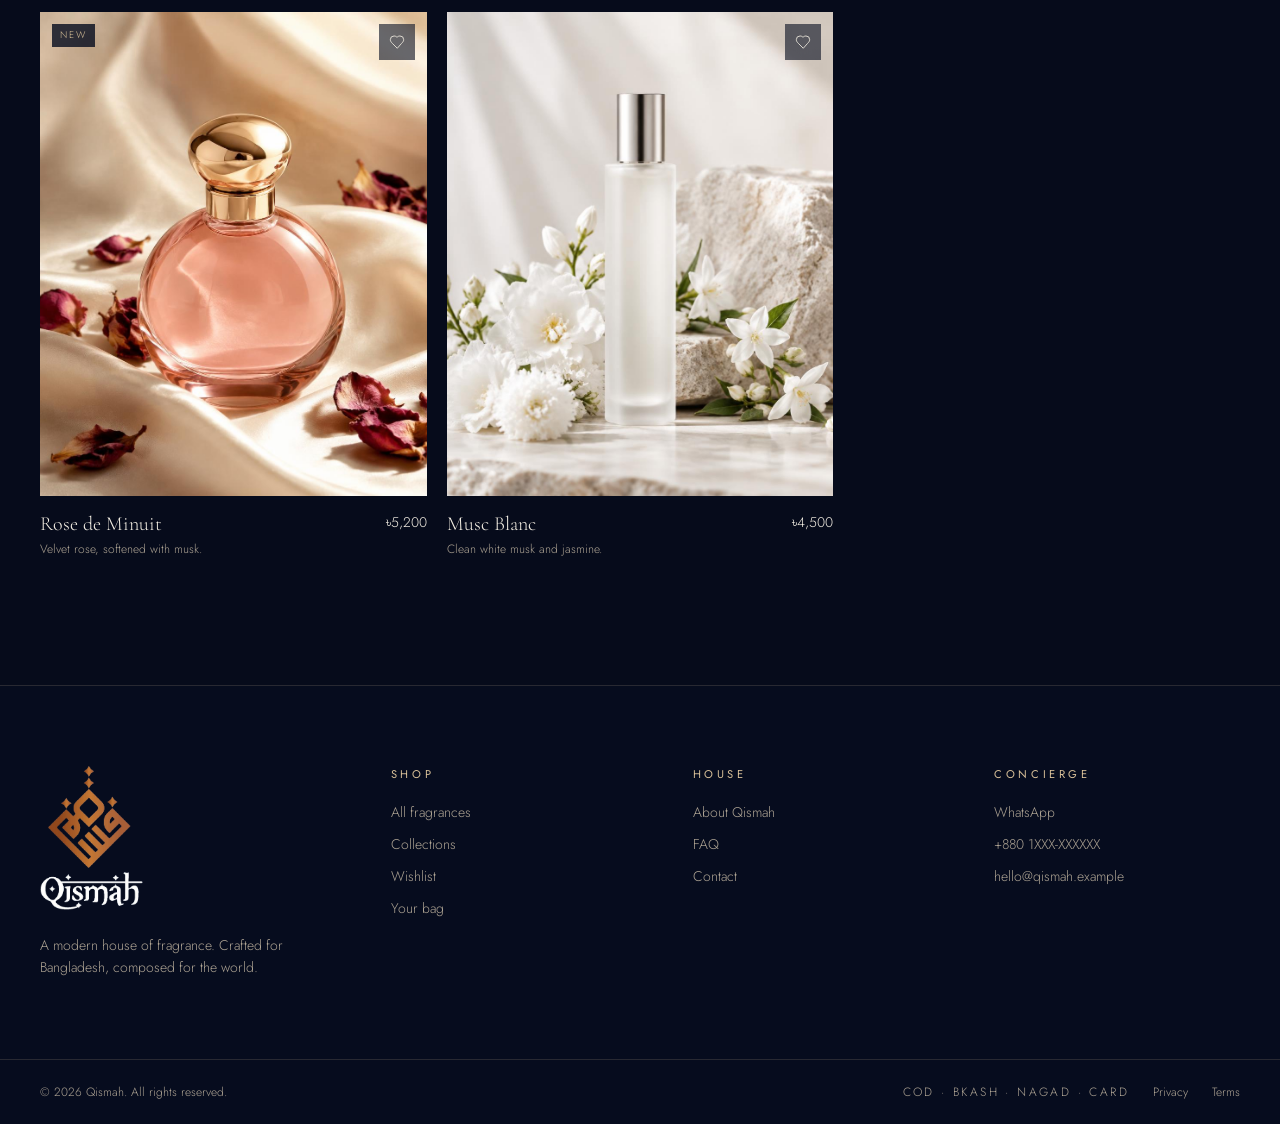
<file: collections.html>
<!DOCTYPE html>
<html lang="en">
<head>
  <meta charset="utf-8">
  <meta name="viewport" content="width=device-width, initial-scale=1">
  <title>Collections — Qismah</title>
  <meta name="description" content="The Signature, Nocturne and Lumière — the three collections of the Qismah fragrance house.">
  <meta property="og:type" content="website">
  <meta property="og:title" content="Collections — Qismah">
  <meta property="og:description" content="Three collections, three moods: Signature, Nocturne, Lumière.">
  <meta name="twitter:card" content="summary_large_image">
  <link rel="icon" type="image/png" href="images/favicon.png">

  <!-- Fonts: Cormorant Garamond (headings) and Jost (text) -->
  <link rel="preconnect" href="https://fonts.googleapis.com">
  <link rel="preconnect" href="https://fonts.gstatic.com" crossorigin>
  <link rel="stylesheet" href="https://fonts.googleapis.com/css2?family=Cormorant+Garamond:ital,wght@0,300;0,400;0,500;1,300;1,400&family=Jost:wght@300;400;500&display=swap">

  <!-- Bootstrap first, then my own styles so they win -->
  <link rel="stylesheet" href="css/bootstrap.min.css">
  <link rel="stylesheet" href="css/style.css">
</head>
<body>
<!-- Collections page -->
  <!-- Top banner -->
  <div class="top-banner">Cash on delivery across Bangladesh · bKash &amp; Nagad ready</div>

  <!-- Header: menu links, logo and icons -->
  <header class="site-header" id="siteHeader">
    <div class="header-row page-width">
      <nav class="main-nav" aria-label="Main">
        <a href="shop.html">Shop</a>
        <a href="collections.html" class="active">Collections</a>
        <a href="about.html">The House</a>
        <a href="contact.html">Contact</a>
      </nav>
      <button class="menu-button" id="openMenu" aria-label="Open menu"><svg class="icon icon-20" viewBox="0 0 24 24" aria-hidden="true"><line x1="4" x2="20" y1="12" y2="12"/><line x1="4" x2="20" y1="6" y2="6"/><line x1="4" x2="20" y1="18" y2="18"/></svg></button>
      <a href="index.html" class="logo-link" aria-label="Qismah home">
        <img src="images/qismah-mark.png" alt="Qismah">
      </a>
      <div class="header-icons">
        <button id="searchToggle" aria-label="Search"><svg class="icon icon-18" viewBox="0 0 24 24" aria-hidden="true"><circle cx="11" cy="11" r="8"/><path d="m21 21-4.3-4.3"/></svg></button>
        <a href="wishlist.html" aria-label="Wishlist">
          <svg class="icon icon-18" viewBox="0 0 24 24" aria-hidden="true"><path d="M19 14c1.49-1.46 3-3.21 3-5.5A5.5 5.5 0 0 0 16.5 3c-1.76 0-3 .5-4.5 2-1.5-1.5-2.74-2-4.5-2A5.5 5.5 0 0 0 2 8.5c0 2.3 1.5 4.05 3 5.5l7 7Z"/></svg>
          <span class="count-badge" id="wishlistCount" hidden>0</span>
        </a>
        <button id="openCart" aria-label="Open bag">
          <svg class="icon icon-18" viewBox="0 0 24 24" aria-hidden="true"><path d="M6 2 3 6v14a2 2 0 0 0 2 2h14a2 2 0 0 0 2-2V6l-3-4Z"/><path d="M3 6h18"/><path d="M16 10a4 4 0 0 1-8 0"/></svg>
          <span class="count-badge" id="cartCount" hidden>0</span>
        </button>
      </div>
    </div>

    <!-- Search bar (opens under the header) -->
    <form class="search-bar search-form fade-up" id="searchBar" hidden>
      <div class="search-bar-inner">
        <svg class="icon icon-16" viewBox="0 0 24 24" aria-hidden="true"><circle cx="11" cy="11" r="8"/><path d="m21 21-4.3-4.3"/></svg>
        <input type="text" placeholder="Search oud, rose, amber…" aria-label="Search fragrances">
      </div>
    </form>
  </header>

  <!-- Full-screen menu for phones -->
  <div class="mobile-menu fade-up" id="mobileMenu" hidden>
    <div class="mobile-menu-top">
      <img src="images/qismah-mark.png" alt="Qismah">
      <button id="closeMenu" aria-label="Close menu"><svg class="icon icon-20" viewBox="0 0 24 24" aria-hidden="true"><path d="M18 6 6 18"/><path d="m6 6 12 12"/></svg></button>
    </div>
    <form class="mobile-search search-form">
      <input type="text" placeholder="Search fragrances" aria-label="Search fragrances">
    </form>
    <nav class="mobile-links" aria-label="Mobile">
      <a href="shop.html">Shop</a>
      <a href="collections.html">Collections</a>
      <a href="about.html">The House</a>
      <a href="contact.html">Contact</a>
      <a href="wishlist.html">Wishlist</a>
      <a href="faq.html">FAQ</a>
    </nav>
  </div>

  <main>
    <section class="page-title page-width">
      <p class="eyebrow fade-up">Collections</p>
      <h1 class="fade-up">Three moods of the house</h1>
      <div class="hairline"></div>
    </section>
    <div class="page-width">
      <!-- One block per collection (filled by js/collections.js) -->
      <div class="collection-list" id="collectionList"></div>
    </div>
  </main>

  <!-- Footer -->
  <footer class="site-footer">
    <div class="footer-columns page-width">
      <div>
        <img src="images/qismah-logo.png" alt="Qismah" class="footer-logo" loading="lazy">
        <p class="footer-about">A modern house of fragrance. Crafted for Bangladesh, composed for the world.</p>
      </div>
      <div>
        <p class="eyebrow footer-title">Shop</p>
        <ul class="footer-list">
          <li><a href="shop.html">All fragrances</a></li>
          <li><a href="collections.html">Collections</a></li>
          <li><a href="wishlist.html">Wishlist</a></li>
          <li><a href="cart.html">Your bag</a></li>
        </ul>
      </div>
      <div>
        <p class="eyebrow footer-title">House</p>
        <ul class="footer-list">
          <li><a href="about.html">About Qismah</a></li>
          <li><a href="faq.html">FAQ</a></li>
          <li><a href="contact.html">Contact</a></li>
        </ul>
      </div>
      <div>
        <p class="eyebrow footer-title">Concierge</p>
        <ul class="footer-list">
          <li><a data-contact="whatsapp" href="https://wa.me/8801XXXXXXXXX" target="_blank" rel="noreferrer">WhatsApp</a></li>
          <li data-contact="phone">+880 1XXX-XXXXXX</li>
          <li data-contact="email">hello@qismah.example</li>
        </ul>
      </div>
    </div>
    <div class="footer-bottom">
      <div class="footer-bottom-row page-width">
        <p>© <span id="year">2026</span> Qismah. All rights reserved.</p>
        <div class="footer-bottom-links">
          <span class="payment-methods">COD · bKash · Nagad · Card</span>
          <a href="privacy.html">Privacy</a>
          <a href="terms.html">Terms</a>
        </div>
      </div>
    </div>
  </footer>

  <!-- Cart drawer: slides in from the right (Bootstrap offcanvas). JavaScript fills in the bag. -->
  <div class="offcanvas offcanvas-end cart-drawer" id="cartDrawer" tabindex="-1" aria-label="Shopping bag">
    <div class="drawer-top">
      <h2>Your Bag</h2>
      <button data-bs-dismiss="offcanvas" aria-label="Close"><svg class="icon icon-20" viewBox="0 0 24 24" aria-hidden="true"><path d="M18 6 6 18"/><path d="m6 6 12 12"/></svg></button>
    </div>
    <div class="drawer-body" id="drawerBody"></div>
  </div>

  <!-- Scripts: Bootstrap, shop data, bag, shared page code, then this page's own code -->
  <script src="js/bootstrap.bundle.min.js"></script>
  <script src="js/products.js"></script>
  <script src="js/cart.js"></script>
  <script src="js/site.js"></script>
  <script src="js/collections.js"></script>
</body>
</html>
</file>
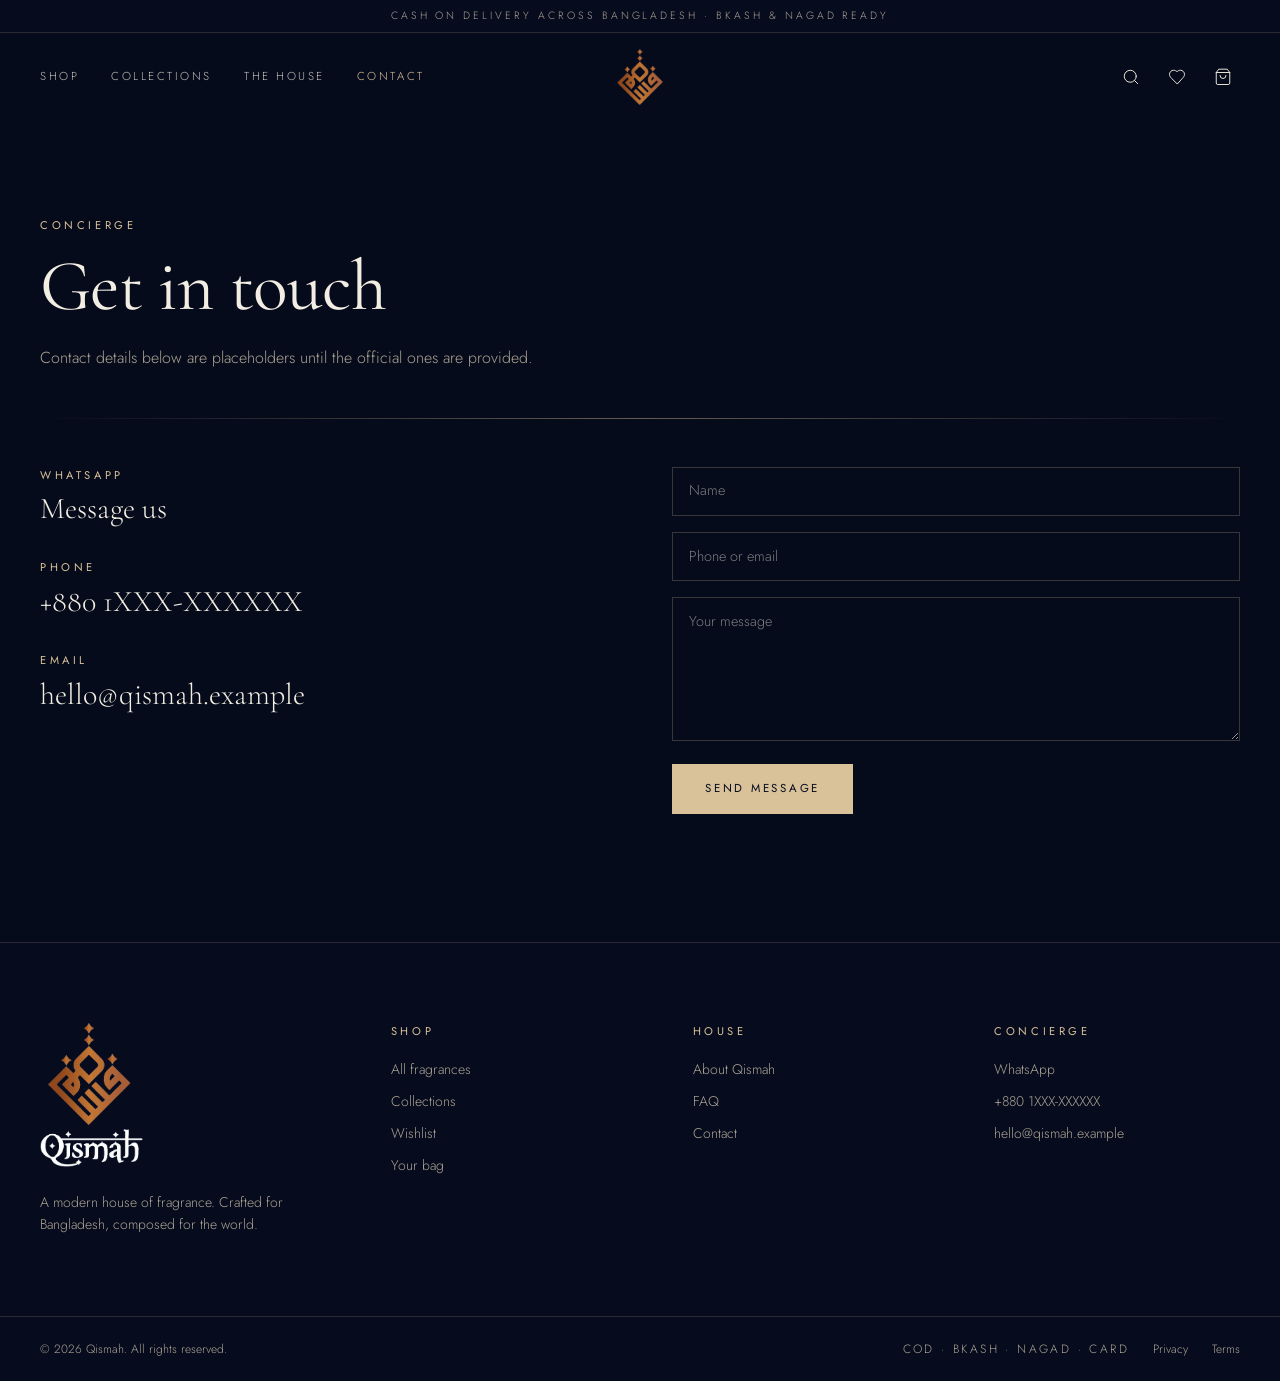
<file: contact.html>
<!DOCTYPE html>
<html lang="en">
<head>
  <meta charset="utf-8">
  <meta name="viewport" content="width=device-width, initial-scale=1">
  <title>Contact — Qismah</title>
  <meta name="description" content="Reach the Qismah concierge on WhatsApp, phone or email.">
  <meta property="og:type" content="website">
  <meta property="og:title" content="Contact — Qismah">
  <meta property="og:description" content="Speak with the Qismah concierge.">
  <meta name="twitter:card" content="summary_large_image">
  <link rel="icon" type="image/png" href="images/favicon.png">

  <!-- Fonts: Cormorant Garamond (headings) and Jost (text) -->
  <link rel="preconnect" href="https://fonts.googleapis.com">
  <link rel="preconnect" href="https://fonts.gstatic.com" crossorigin>
  <link rel="stylesheet" href="https://fonts.googleapis.com/css2?family=Cormorant+Garamond:ital,wght@0,300;0,400;0,500;1,300;1,400&family=Jost:wght@300;400;500&display=swap">

  <!-- Bootstrap first, then my own styles so they win -->
  <link rel="stylesheet" href="css/bootstrap.min.css">
  <link rel="stylesheet" href="css/style.css">
</head>
<body>
<!-- Contact page -->
  <!-- Top banner -->
  <div class="top-banner">Cash on delivery across Bangladesh · bKash &amp; Nagad ready</div>

  <!-- Header: menu links, logo and icons -->
  <header class="site-header" id="siteHeader">
    <div class="header-row page-width">
      <nav class="main-nav" aria-label="Main">
        <a href="shop.html">Shop</a>
        <a href="collections.html">Collections</a>
        <a href="about.html">The House</a>
        <a href="contact.html" class="active">Contact</a>
      </nav>
      <button class="menu-button" id="openMenu" aria-label="Open menu"><svg class="icon icon-20" viewBox="0 0 24 24" aria-hidden="true"><line x1="4" x2="20" y1="12" y2="12"/><line x1="4" x2="20" y1="6" y2="6"/><line x1="4" x2="20" y1="18" y2="18"/></svg></button>
      <a href="index.html" class="logo-link" aria-label="Qismah home">
        <img src="images/qismah-mark.png" alt="Qismah">
      </a>
      <div class="header-icons">
        <button id="searchToggle" aria-label="Search"><svg class="icon icon-18" viewBox="0 0 24 24" aria-hidden="true"><circle cx="11" cy="11" r="8"/><path d="m21 21-4.3-4.3"/></svg></button>
        <a href="wishlist.html" aria-label="Wishlist">
          <svg class="icon icon-18" viewBox="0 0 24 24" aria-hidden="true"><path d="M19 14c1.49-1.46 3-3.21 3-5.5A5.5 5.5 0 0 0 16.5 3c-1.76 0-3 .5-4.5 2-1.5-1.5-2.74-2-4.5-2A5.5 5.5 0 0 0 2 8.5c0 2.3 1.5 4.05 3 5.5l7 7Z"/></svg>
          <span class="count-badge" id="wishlistCount" hidden>0</span>
        </a>
        <button id="openCart" aria-label="Open bag">
          <svg class="icon icon-18" viewBox="0 0 24 24" aria-hidden="true"><path d="M6 2 3 6v14a2 2 0 0 0 2 2h14a2 2 0 0 0 2-2V6l-3-4Z"/><path d="M3 6h18"/><path d="M16 10a4 4 0 0 1-8 0"/></svg>
          <span class="count-badge" id="cartCount" hidden>0</span>
        </button>
      </div>
    </div>

    <!-- Search bar (opens under the header) -->
    <form class="search-bar search-form fade-up" id="searchBar" hidden>
      <div class="search-bar-inner">
        <svg class="icon icon-16" viewBox="0 0 24 24" aria-hidden="true"><circle cx="11" cy="11" r="8"/><path d="m21 21-4.3-4.3"/></svg>
        <input type="text" placeholder="Search oud, rose, amber…" aria-label="Search fragrances">
      </div>
    </form>
  </header>

  <!-- Full-screen menu for phones -->
  <div class="mobile-menu fade-up" id="mobileMenu" hidden>
    <div class="mobile-menu-top">
      <img src="images/qismah-mark.png" alt="Qismah">
      <button id="closeMenu" aria-label="Close menu"><svg class="icon icon-20" viewBox="0 0 24 24" aria-hidden="true"><path d="M18 6 6 18"/><path d="m6 6 12 12"/></svg></button>
    </div>
    <form class="mobile-search search-form">
      <input type="text" placeholder="Search fragrances" aria-label="Search fragrances">
    </form>
    <nav class="mobile-links" aria-label="Mobile">
      <a href="shop.html">Shop</a>
      <a href="collections.html">Collections</a>
      <a href="about.html">The House</a>
      <a href="contact.html">Contact</a>
      <a href="wishlist.html">Wishlist</a>
      <a href="faq.html">FAQ</a>
    </nav>
  </div>

  <main>
    <section class="page-title page-width">
      <p class="eyebrow fade-up">Concierge</p>
      <h1 class="fade-up">Get in touch</h1>
      <p class="intro muted fade-up">Contact details below are placeholders until the official ones are provided.</p>
      <div class="hairline"></div>
    </section>
    <div class="contact-layout page-width">
      <div class="contact-details">
        <div><p class="eyebrow">WhatsApp</p><a data-contact="whatsapp" href="https://wa.me/8801XXXXXXXXX" target="_blank" rel="noreferrer">Message us</a></div>
        <div><p class="eyebrow">Phone</p><p class="contact-value" data-contact="phone">+880 1XXX-XXXXXX</p></div>
        <div><p class="eyebrow">Email</p><p class="contact-value" data-contact="email">hello@qismah.example</p></div>
      </div>

      <!-- Demo form: nothing is sent anywhere -->
      <form class="contact-form" id="contactForm">
        <input required class="field" type="text" placeholder="Name" aria-label="Name">
        <input required class="field" type="text" placeholder="Phone or email" aria-label="Phone or email">
        <textarea required class="field field-message" placeholder="Your message" aria-label="Your message"></textarea>
        <button class="button button-gold">Send message</button>
      </form>
      <p class="contact-thanks" id="contactThanks" hidden>Thank you — this is a demo form, so no message was sent.</p>
    </div>
  </main>

  <!-- Footer -->
  <footer class="site-footer">
    <div class="footer-columns page-width">
      <div>
        <img src="images/qismah-logo.png" alt="Qismah" class="footer-logo" loading="lazy">
        <p class="footer-about">A modern house of fragrance. Crafted for Bangladesh, composed for the world.</p>
      </div>
      <div>
        <p class="eyebrow footer-title">Shop</p>
        <ul class="footer-list">
          <li><a href="shop.html">All fragrances</a></li>
          <li><a href="collections.html">Collections</a></li>
          <li><a href="wishlist.html">Wishlist</a></li>
          <li><a href="cart.html">Your bag</a></li>
        </ul>
      </div>
      <div>
        <p class="eyebrow footer-title">House</p>
        <ul class="footer-list">
          <li><a href="about.html">About Qismah</a></li>
          <li><a href="faq.html">FAQ</a></li>
          <li><a href="contact.html">Contact</a></li>
        </ul>
      </div>
      <div>
        <p class="eyebrow footer-title">Concierge</p>
        <ul class="footer-list">
          <li><a data-contact="whatsapp" href="https://wa.me/8801XXXXXXXXX" target="_blank" rel="noreferrer">WhatsApp</a></li>
          <li data-contact="phone">+880 1XXX-XXXXXX</li>
          <li data-contact="email">hello@qismah.example</li>
        </ul>
      </div>
    </div>
    <div class="footer-bottom">
      <div class="footer-bottom-row page-width">
        <p>© <span id="year">2026</span> Qismah. All rights reserved.</p>
        <div class="footer-bottom-links">
          <span class="payment-methods">COD · bKash · Nagad · Card</span>
          <a href="privacy.html">Privacy</a>
          <a href="terms.html">Terms</a>
        </div>
      </div>
    </div>
  </footer>

  <!-- Cart drawer: slides in from the right (Bootstrap offcanvas). JavaScript fills in the bag. -->
  <div class="offcanvas offcanvas-end cart-drawer" id="cartDrawer" tabindex="-1" aria-label="Shopping bag">
    <div class="drawer-top">
      <h2>Your Bag</h2>
      <button data-bs-dismiss="offcanvas" aria-label="Close"><svg class="icon icon-20" viewBox="0 0 24 24" aria-hidden="true"><path d="M18 6 6 18"/><path d="m6 6 12 12"/></svg></button>
    </div>
    <div class="drawer-body" id="drawerBody"></div>
  </div>

  <!-- Scripts: Bootstrap, shop data, bag, shared page code, then this page's own code -->
  <script src="js/bootstrap.bundle.min.js"></script>
  <script src="js/products.js"></script>
  <script src="js/cart.js"></script>
  <script src="js/site.js"></script>
  <script src="js/contact.js"></script>
</body>
</html>
</file>
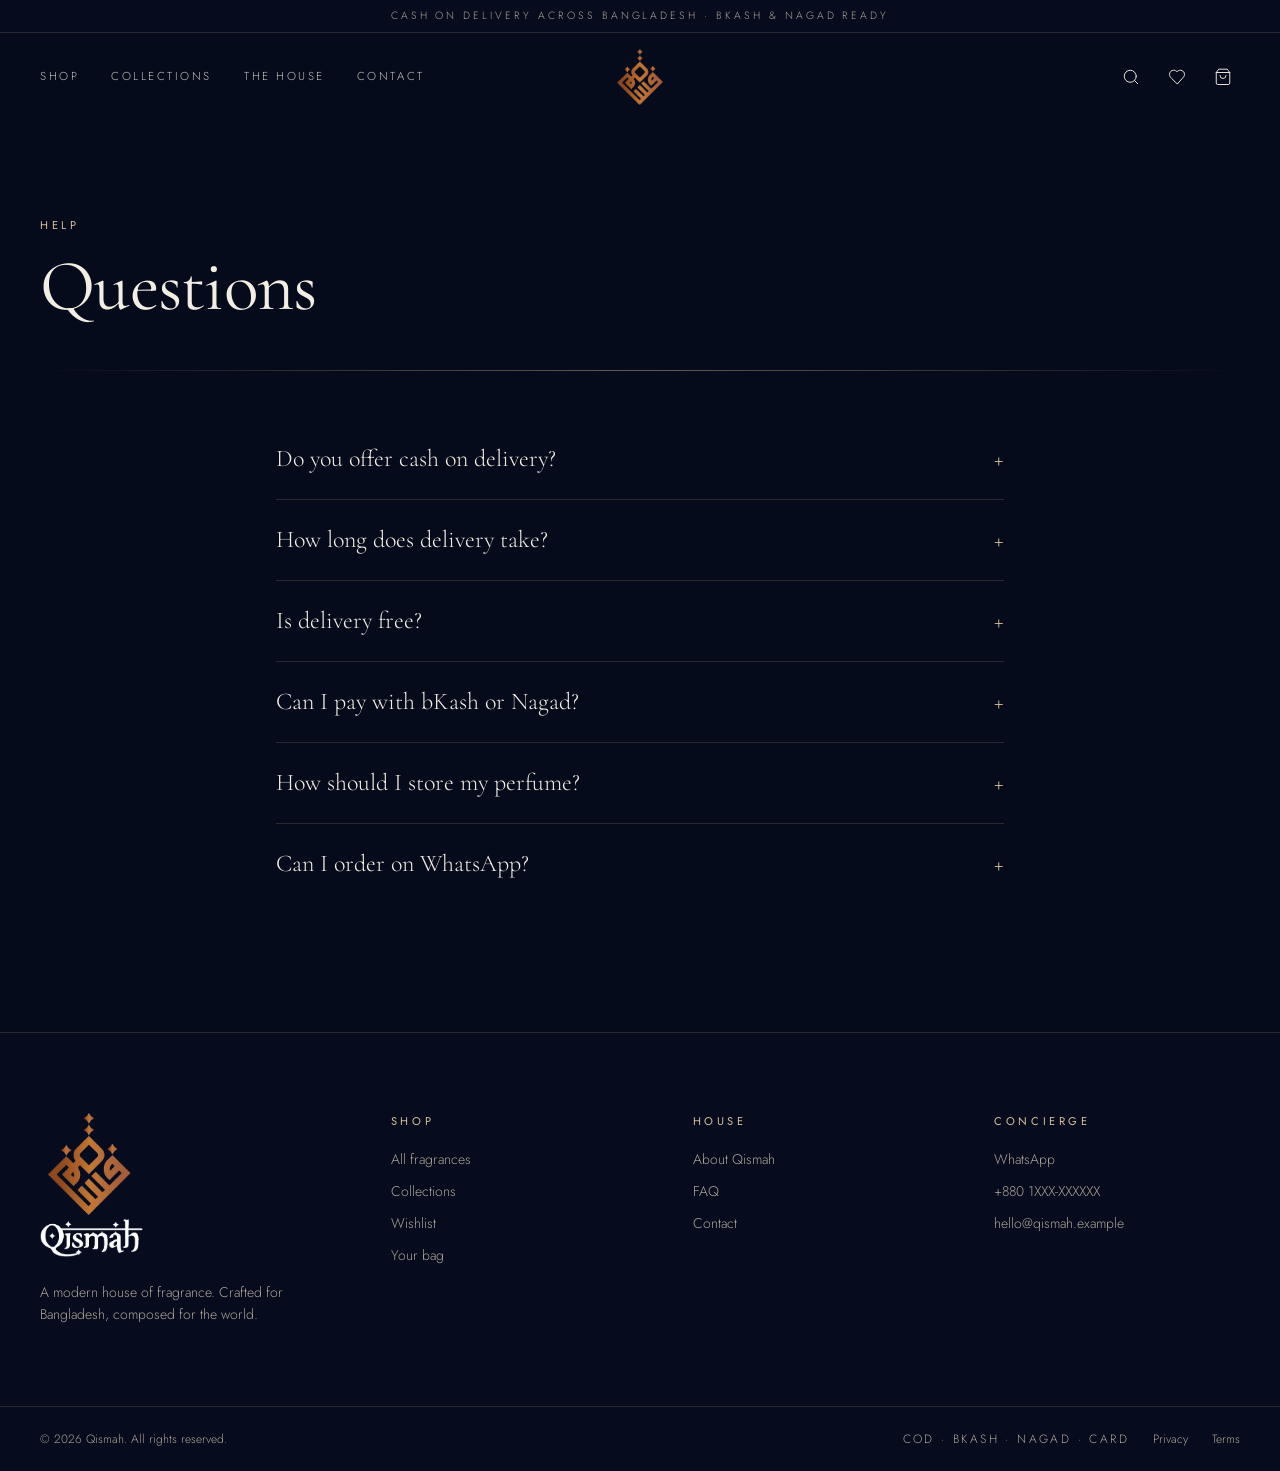
<file: faq.html>
<!DOCTYPE html>
<html lang="en">
<head>
  <meta charset="utf-8">
  <meta name="viewport" content="width=device-width, initial-scale=1">
  <title>FAQ — Qismah</title>
  <meta name="description" content="Answers about Qismah delivery, payment, cash on delivery, returns and fragrance care.">
  <meta property="og:type" content="website">
  <meta property="og:title" content="FAQ — Qismah">
  <meta property="og:description" content="Delivery, payment and fragrance care questions answered.">
  <meta name="twitter:card" content="summary_large_image">
  <link rel="icon" type="image/png" href="images/favicon.png">

  <!-- Fonts: Cormorant Garamond (headings) and Jost (text) -->
  <link rel="preconnect" href="https://fonts.googleapis.com">
  <link rel="preconnect" href="https://fonts.gstatic.com" crossorigin>
  <link rel="stylesheet" href="https://fonts.googleapis.com/css2?family=Cormorant+Garamond:ital,wght@0,300;0,400;0,500;1,300;1,400&family=Jost:wght@300;400;500&display=swap">

  <!-- Bootstrap first, then my own styles so they win -->
  <link rel="stylesheet" href="css/bootstrap.min.css">
  <link rel="stylesheet" href="css/style.css">
</head>
<body>
<!-- FAQ page -->
  <!-- Top banner -->
  <div class="top-banner">Cash on delivery across Bangladesh · bKash &amp; Nagad ready</div>

  <!-- Header: menu links, logo and icons -->
  <header class="site-header" id="siteHeader">
    <div class="header-row page-width">
      <nav class="main-nav" aria-label="Main">
        <a href="shop.html">Shop</a>
        <a href="collections.html">Collections</a>
        <a href="about.html">The House</a>
        <a href="contact.html">Contact</a>
      </nav>
      <button class="menu-button" id="openMenu" aria-label="Open menu"><svg class="icon icon-20" viewBox="0 0 24 24" aria-hidden="true"><line x1="4" x2="20" y1="12" y2="12"/><line x1="4" x2="20" y1="6" y2="6"/><line x1="4" x2="20" y1="18" y2="18"/></svg></button>
      <a href="index.html" class="logo-link" aria-label="Qismah home">
        <img src="images/qismah-mark.png" alt="Qismah">
      </a>
      <div class="header-icons">
        <button id="searchToggle" aria-label="Search"><svg class="icon icon-18" viewBox="0 0 24 24" aria-hidden="true"><circle cx="11" cy="11" r="8"/><path d="m21 21-4.3-4.3"/></svg></button>
        <a href="wishlist.html" aria-label="Wishlist">
          <svg class="icon icon-18" viewBox="0 0 24 24" aria-hidden="true"><path d="M19 14c1.49-1.46 3-3.21 3-5.5A5.5 5.5 0 0 0 16.5 3c-1.76 0-3 .5-4.5 2-1.5-1.5-2.74-2-4.5-2A5.5 5.5 0 0 0 2 8.5c0 2.3 1.5 4.05 3 5.5l7 7Z"/></svg>
          <span class="count-badge" id="wishlistCount" hidden>0</span>
        </a>
        <button id="openCart" aria-label="Open bag">
          <svg class="icon icon-18" viewBox="0 0 24 24" aria-hidden="true"><path d="M6 2 3 6v14a2 2 0 0 0 2 2h14a2 2 0 0 0 2-2V6l-3-4Z"/><path d="M3 6h18"/><path d="M16 10a4 4 0 0 1-8 0"/></svg>
          <span class="count-badge" id="cartCount" hidden>0</span>
        </button>
      </div>
    </div>

    <!-- Search bar (opens under the header) -->
    <form class="search-bar search-form fade-up" id="searchBar" hidden>
      <div class="search-bar-inner">
        <svg class="icon icon-16" viewBox="0 0 24 24" aria-hidden="true"><circle cx="11" cy="11" r="8"/><path d="m21 21-4.3-4.3"/></svg>
        <input type="text" placeholder="Search oud, rose, amber…" aria-label="Search fragrances">
      </div>
    </form>
  </header>

  <!-- Full-screen menu for phones -->
  <div class="mobile-menu fade-up" id="mobileMenu" hidden>
    <div class="mobile-menu-top">
      <img src="images/qismah-mark.png" alt="Qismah">
      <button id="closeMenu" aria-label="Close menu"><svg class="icon icon-20" viewBox="0 0 24 24" aria-hidden="true"><path d="M18 6 6 18"/><path d="m6 6 12 12"/></svg></button>
    </div>
    <form class="mobile-search search-form">
      <input type="text" placeholder="Search fragrances" aria-label="Search fragrances">
    </form>
    <nav class="mobile-links" aria-label="Mobile">
      <a href="shop.html">Shop</a>
      <a href="collections.html">Collections</a>
      <a href="about.html">The House</a>
      <a href="contact.html">Contact</a>
      <a href="wishlist.html">Wishlist</a>
      <a href="faq.html">FAQ</a>
    </nav>
  </div>

  <main>
    <section class="page-title page-width">
      <p class="eyebrow fade-up">Help</p>
      <h1 class="fade-up">Questions</h1>
      <div class="hairline"></div>
    </section>
    <div class="faq-list">
      <details>
        <summary>Do you offer cash on delivery?<span>+</span></summary>
        <p class="muted">Yes, cash on delivery is available across Bangladesh.</p>
      </details>
      <details>
        <summary>How long does delivery take?<span>+</span></summary>
        <p class="muted" id="deliveryAnswer"></p>
      </details>
      <details>
        <summary>Is delivery free?<span>+</span></summary>
        <p class="muted" id="freeDeliveryAnswer"></p>
      </details>
      <details>
        <summary>Can I pay with bKash or Nagad?<span>+</span></summary>
        <p class="muted">bKash, Nagad and card payments will be connected through secure providers. For now, checkout is a demonstration.</p>
      </details>
      <details>
        <summary>How should I store my perfume?<span>+</span></summary>
        <p class="muted">Keep it away from direct sunlight and heat, with the cap closed.</p>
      </details>
      <details>
        <summary>Can I order on WhatsApp?<span>+</span></summary>
        <p class="muted">Yes — every product page has an Order via WhatsApp link.</p>
      </details>
    </div>
  </main>

  <!-- Footer -->
  <footer class="site-footer">
    <div class="footer-columns page-width">
      <div>
        <img src="images/qismah-logo.png" alt="Qismah" class="footer-logo" loading="lazy">
        <p class="footer-about">A modern house of fragrance. Crafted for Bangladesh, composed for the world.</p>
      </div>
      <div>
        <p class="eyebrow footer-title">Shop</p>
        <ul class="footer-list">
          <li><a href="shop.html">All fragrances</a></li>
          <li><a href="collections.html">Collections</a></li>
          <li><a href="wishlist.html">Wishlist</a></li>
          <li><a href="cart.html">Your bag</a></li>
        </ul>
      </div>
      <div>
        <p class="eyebrow footer-title">House</p>
        <ul class="footer-list">
          <li><a href="about.html">About Qismah</a></li>
          <li><a href="faq.html">FAQ</a></li>
          <li><a href="contact.html">Contact</a></li>
        </ul>
      </div>
      <div>
        <p class="eyebrow footer-title">Concierge</p>
        <ul class="footer-list">
          <li><a data-contact="whatsapp" href="https://wa.me/8801XXXXXXXXX" target="_blank" rel="noreferrer">WhatsApp</a></li>
          <li data-contact="phone">+880 1XXX-XXXXXX</li>
          <li data-contact="email">hello@qismah.example</li>
        </ul>
      </div>
    </div>
    <div class="footer-bottom">
      <div class="footer-bottom-row page-width">
        <p>© <span id="year">2026</span> Qismah. All rights reserved.</p>
        <div class="footer-bottom-links">
          <span class="payment-methods">COD · bKash · Nagad · Card</span>
          <a href="privacy.html">Privacy</a>
          <a href="terms.html">Terms</a>
        </div>
      </div>
    </div>
  </footer>

  <!-- Cart drawer: slides in from the right (Bootstrap offcanvas). JavaScript fills in the bag. -->
  <div class="offcanvas offcanvas-end cart-drawer" id="cartDrawer" tabindex="-1" aria-label="Shopping bag">
    <div class="drawer-top">
      <h2>Your Bag</h2>
      <button data-bs-dismiss="offcanvas" aria-label="Close"><svg class="icon icon-20" viewBox="0 0 24 24" aria-hidden="true"><path d="M18 6 6 18"/><path d="m6 6 12 12"/></svg></button>
    </div>
    <div class="drawer-body" id="drawerBody"></div>
  </div>

  <!-- Scripts: Bootstrap, shop data, bag, shared page code, then this page's own code -->
  <script src="js/bootstrap.bundle.min.js"></script>
  <script src="js/products.js"></script>
  <script src="js/cart.js"></script>
  <script src="js/site.js"></script>
  <script src="js/faq.js"></script>
</body>
</html>
</file>
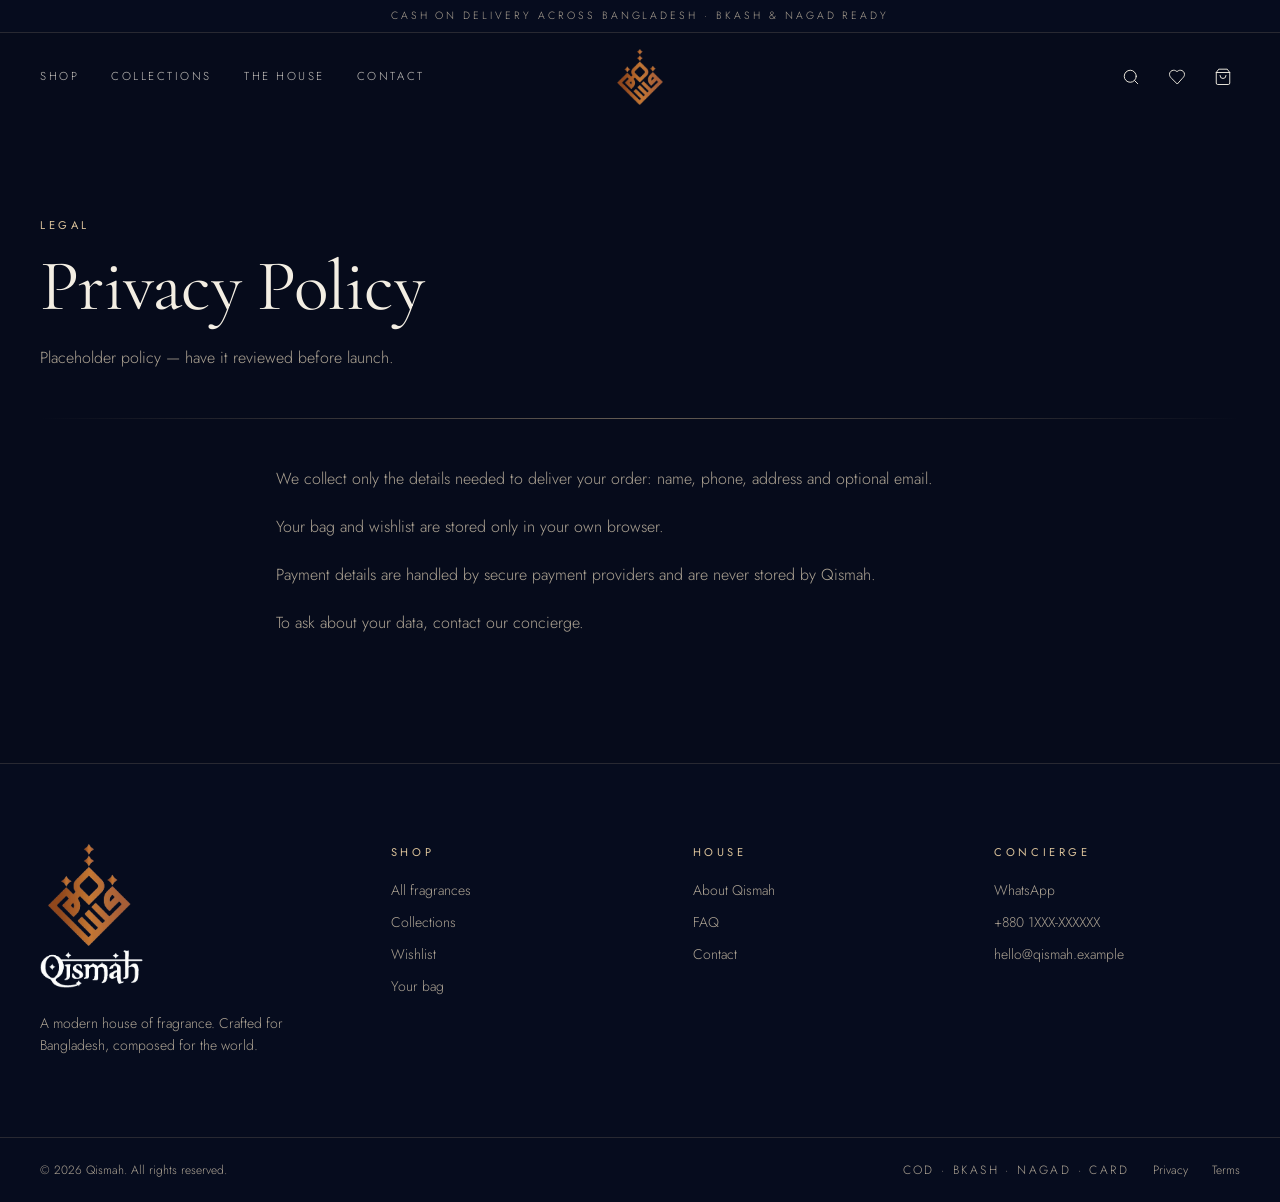
<file: privacy.html>
<!DOCTYPE html>
<html lang="en">
<head>
  <meta charset="utf-8">
  <meta name="viewport" content="width=device-width, initial-scale=1">
  <title>Privacy Policy — Qismah</title>
  <meta name="description" content="How Qismah handles your personal information.">
  <meta property="og:type" content="website">
  <meta property="og:title" content="Privacy Policy — Qismah">
  <meta property="og:description" content="How Qismah handles your information.">
  <meta name="twitter:card" content="summary_large_image">
  <link rel="icon" type="image/png" href="images/favicon.png">

  <!-- Fonts: Cormorant Garamond (headings) and Jost (text) -->
  <link rel="preconnect" href="https://fonts.googleapis.com">
  <link rel="preconnect" href="https://fonts.gstatic.com" crossorigin>
  <link rel="stylesheet" href="https://fonts.googleapis.com/css2?family=Cormorant+Garamond:ital,wght@0,300;0,400;0,500;1,300;1,400&family=Jost:wght@300;400;500&display=swap">

  <!-- Bootstrap first, then my own styles so they win -->
  <link rel="stylesheet" href="css/bootstrap.min.css">
  <link rel="stylesheet" href="css/style.css">
</head>
<body>
<!-- Privacy policy page -->
  <!-- Top banner -->
  <div class="top-banner">Cash on delivery across Bangladesh · bKash &amp; Nagad ready</div>

  <!-- Header: menu links, logo and icons -->
  <header class="site-header" id="siteHeader">
    <div class="header-row page-width">
      <nav class="main-nav" aria-label="Main">
        <a href="shop.html">Shop</a>
        <a href="collections.html">Collections</a>
        <a href="about.html">The House</a>
        <a href="contact.html">Contact</a>
      </nav>
      <button class="menu-button" id="openMenu" aria-label="Open menu"><svg class="icon icon-20" viewBox="0 0 24 24" aria-hidden="true"><line x1="4" x2="20" y1="12" y2="12"/><line x1="4" x2="20" y1="6" y2="6"/><line x1="4" x2="20" y1="18" y2="18"/></svg></button>
      <a href="index.html" class="logo-link" aria-label="Qismah home">
        <img src="images/qismah-mark.png" alt="Qismah">
      </a>
      <div class="header-icons">
        <button id="searchToggle" aria-label="Search"><svg class="icon icon-18" viewBox="0 0 24 24" aria-hidden="true"><circle cx="11" cy="11" r="8"/><path d="m21 21-4.3-4.3"/></svg></button>
        <a href="wishlist.html" aria-label="Wishlist">
          <svg class="icon icon-18" viewBox="0 0 24 24" aria-hidden="true"><path d="M19 14c1.49-1.46 3-3.21 3-5.5A5.5 5.5 0 0 0 16.5 3c-1.76 0-3 .5-4.5 2-1.5-1.5-2.74-2-4.5-2A5.5 5.5 0 0 0 2 8.5c0 2.3 1.5 4.05 3 5.5l7 7Z"/></svg>
          <span class="count-badge" id="wishlistCount" hidden>0</span>
        </a>
        <button id="openCart" aria-label="Open bag">
          <svg class="icon icon-18" viewBox="0 0 24 24" aria-hidden="true"><path d="M6 2 3 6v14a2 2 0 0 0 2 2h14a2 2 0 0 0 2-2V6l-3-4Z"/><path d="M3 6h18"/><path d="M16 10a4 4 0 0 1-8 0"/></svg>
          <span class="count-badge" id="cartCount" hidden>0</span>
        </button>
      </div>
    </div>

    <!-- Search bar (opens under the header) -->
    <form class="search-bar search-form fade-up" id="searchBar" hidden>
      <div class="search-bar-inner">
        <svg class="icon icon-16" viewBox="0 0 24 24" aria-hidden="true"><circle cx="11" cy="11" r="8"/><path d="m21 21-4.3-4.3"/></svg>
        <input type="text" placeholder="Search oud, rose, amber…" aria-label="Search fragrances">
      </div>
    </form>
  </header>

  <!-- Full-screen menu for phones -->
  <div class="mobile-menu fade-up" id="mobileMenu" hidden>
    <div class="mobile-menu-top">
      <img src="images/qismah-mark.png" alt="Qismah">
      <button id="closeMenu" aria-label="Close menu"><svg class="icon icon-20" viewBox="0 0 24 24" aria-hidden="true"><path d="M18 6 6 18"/><path d="m6 6 12 12"/></svg></button>
    </div>
    <form class="mobile-search search-form">
      <input type="text" placeholder="Search fragrances" aria-label="Search fragrances">
    </form>
    <nav class="mobile-links" aria-label="Mobile">
      <a href="shop.html">Shop</a>
      <a href="collections.html">Collections</a>
      <a href="about.html">The House</a>
      <a href="contact.html">Contact</a>
      <a href="wishlist.html">Wishlist</a>
      <a href="faq.html">FAQ</a>
    </nav>
  </div>

  <main>
    <section class="page-title page-width">
      <p class="eyebrow fade-up">Legal</p>
      <h1 class="fade-up">Privacy Policy</h1>
      <p class="intro muted fade-up">Placeholder policy — have it reviewed before launch.</p>
      <div class="hairline"></div>
    </section>
    <div class="legal-text muted">
      <p>We collect only the details needed to deliver your order: name, phone, address and optional email.</p>
      <p>Your bag and wishlist are stored only in your own browser.</p>
      <p>Payment details are handled by secure payment providers and are never stored by Qismah.</p>
      <p>To ask about your data, contact our concierge.</p>
    </div>
  </main>

  <!-- Footer -->
  <footer class="site-footer">
    <div class="footer-columns page-width">
      <div>
        <img src="images/qismah-logo.png" alt="Qismah" class="footer-logo" loading="lazy">
        <p class="footer-about">A modern house of fragrance. Crafted for Bangladesh, composed for the world.</p>
      </div>
      <div>
        <p class="eyebrow footer-title">Shop</p>
        <ul class="footer-list">
          <li><a href="shop.html">All fragrances</a></li>
          <li><a href="collections.html">Collections</a></li>
          <li><a href="wishlist.html">Wishlist</a></li>
          <li><a href="cart.html">Your bag</a></li>
        </ul>
      </div>
      <div>
        <p class="eyebrow footer-title">House</p>
        <ul class="footer-list">
          <li><a href="about.html">About Qismah</a></li>
          <li><a href="faq.html">FAQ</a></li>
          <li><a href="contact.html">Contact</a></li>
        </ul>
      </div>
      <div>
        <p class="eyebrow footer-title">Concierge</p>
        <ul class="footer-list">
          <li><a data-contact="whatsapp" href="https://wa.me/8801XXXXXXXXX" target="_blank" rel="noreferrer">WhatsApp</a></li>
          <li data-contact="phone">+880 1XXX-XXXXXX</li>
          <li data-contact="email">hello@qismah.example</li>
        </ul>
      </div>
    </div>
    <div class="footer-bottom">
      <div class="footer-bottom-row page-width">
        <p>© <span id="year">2026</span> Qismah. All rights reserved.</p>
        <div class="footer-bottom-links">
          <span class="payment-methods">COD · bKash · Nagad · Card</span>
          <a href="privacy.html">Privacy</a>
          <a href="terms.html">Terms</a>
        </div>
      </div>
    </div>
  </footer>

  <!-- Cart drawer: slides in from the right (Bootstrap offcanvas). JavaScript fills in the bag. -->
  <div class="offcanvas offcanvas-end cart-drawer" id="cartDrawer" tabindex="-1" aria-label="Shopping bag">
    <div class="drawer-top">
      <h2>Your Bag</h2>
      <button data-bs-dismiss="offcanvas" aria-label="Close"><svg class="icon icon-20" viewBox="0 0 24 24" aria-hidden="true"><path d="M18 6 6 18"/><path d="m6 6 12 12"/></svg></button>
    </div>
    <div class="drawer-body" id="drawerBody"></div>
  </div>

  <!-- Scripts: Bootstrap, shop data, bag, shared page code, then this page's own code -->
  <script src="js/bootstrap.bundle.min.js"></script>
  <script src="js/products.js"></script>
  <script src="js/cart.js"></script>
  <script src="js/site.js"></script>
</body>
</html>
</file>
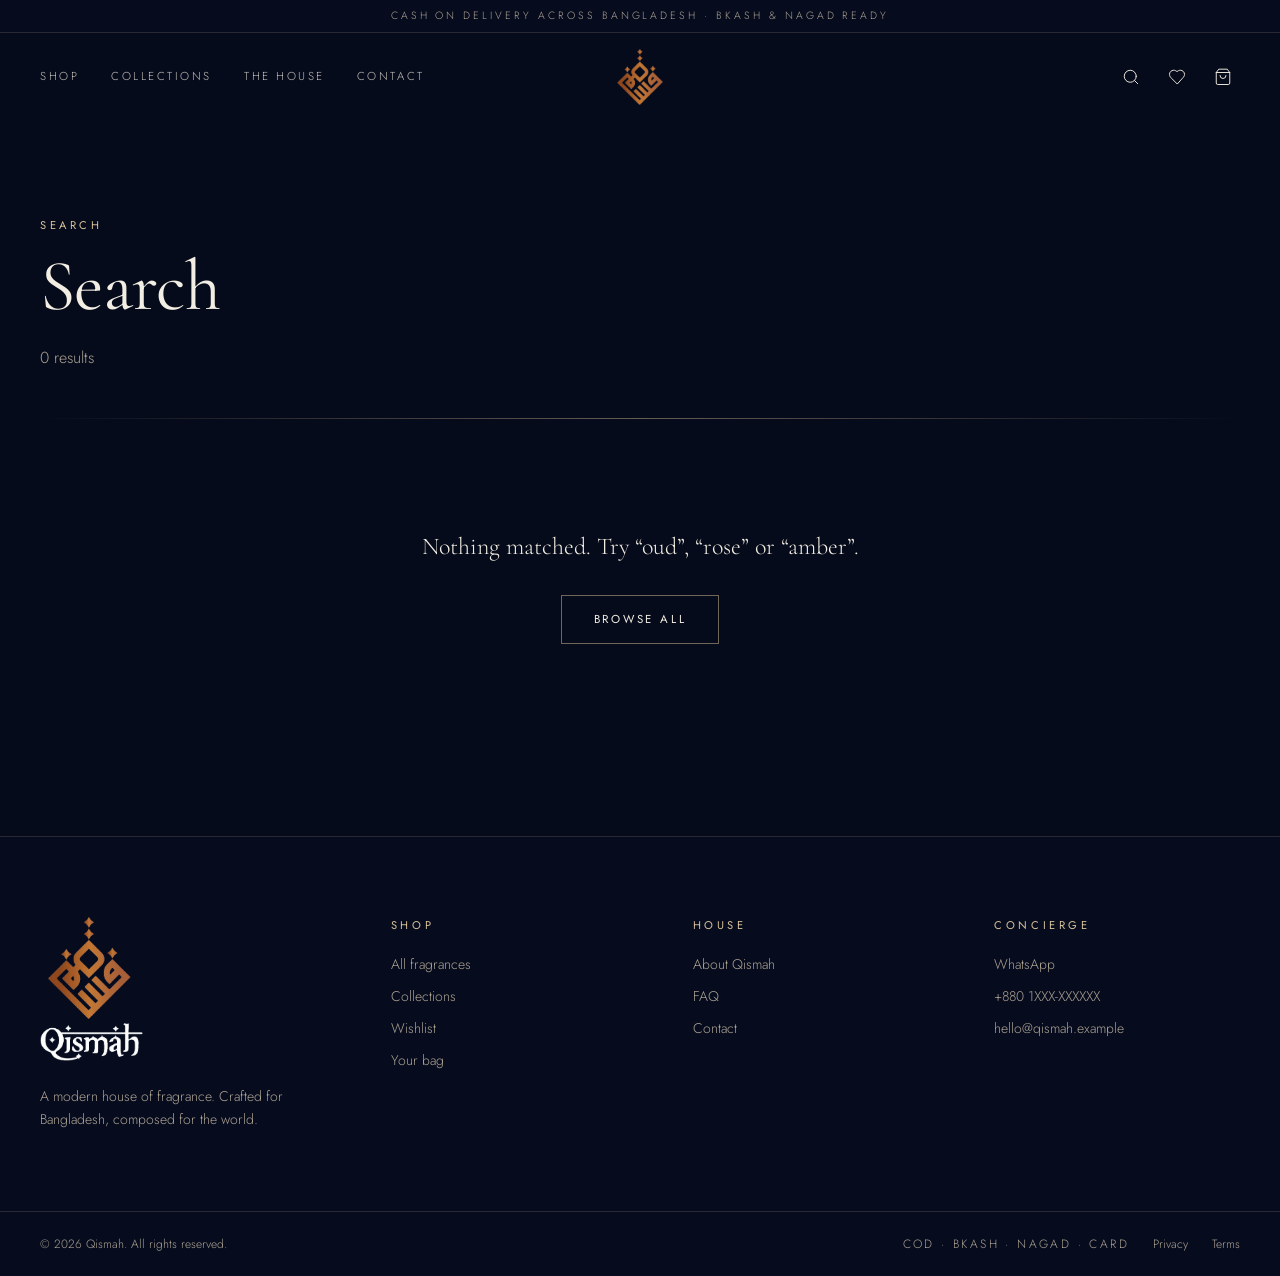
<file: search.html>
<!DOCTYPE html>
<html lang="en">
<head>
  <meta charset="utf-8">
  <meta name="viewport" content="width=device-width, initial-scale=1">
  <title>Search — Qismah</title>
  <meta name="description" content="Search the Qismah fragrance collection by name, note or family.">
  <meta name="robots" content="noindex">
  <meta property="og:type" content="website">
  <meta property="og:title" content="Search — Qismah">
  <meta property="og:description" content="Find your Qismah fragrance.">
  <meta name="twitter:card" content="summary_large_image">
  <link rel="icon" type="image/png" href="images/favicon.png">

  <!-- Fonts: Cormorant Garamond (headings) and Jost (text) -->
  <link rel="preconnect" href="https://fonts.googleapis.com">
  <link rel="preconnect" href="https://fonts.gstatic.com" crossorigin>
  <link rel="stylesheet" href="https://fonts.googleapis.com/css2?family=Cormorant+Garamond:ital,wght@0,300;0,400;0,500;1,300;1,400&family=Jost:wght@300;400;500&display=swap">

  <!-- Bootstrap first, then my own styles so they win -->
  <link rel="stylesheet" href="css/bootstrap.min.css">
  <link rel="stylesheet" href="css/style.css">
</head>
<body>
<!-- Search results page -->
  <!-- Top banner -->
  <div class="top-banner">Cash on delivery across Bangladesh · bKash &amp; Nagad ready</div>

  <!-- Header: menu links, logo and icons -->
  <header class="site-header" id="siteHeader">
    <div class="header-row page-width">
      <nav class="main-nav" aria-label="Main">
        <a href="shop.html">Shop</a>
        <a href="collections.html">Collections</a>
        <a href="about.html">The House</a>
        <a href="contact.html">Contact</a>
      </nav>
      <button class="menu-button" id="openMenu" aria-label="Open menu"><svg class="icon icon-20" viewBox="0 0 24 24" aria-hidden="true"><line x1="4" x2="20" y1="12" y2="12"/><line x1="4" x2="20" y1="6" y2="6"/><line x1="4" x2="20" y1="18" y2="18"/></svg></button>
      <a href="index.html" class="logo-link" aria-label="Qismah home">
        <img src="images/qismah-mark.png" alt="Qismah">
      </a>
      <div class="header-icons">
        <button id="searchToggle" aria-label="Search"><svg class="icon icon-18" viewBox="0 0 24 24" aria-hidden="true"><circle cx="11" cy="11" r="8"/><path d="m21 21-4.3-4.3"/></svg></button>
        <a href="wishlist.html" aria-label="Wishlist">
          <svg class="icon icon-18" viewBox="0 0 24 24" aria-hidden="true"><path d="M19 14c1.49-1.46 3-3.21 3-5.5A5.5 5.5 0 0 0 16.5 3c-1.76 0-3 .5-4.5 2-1.5-1.5-2.74-2-4.5-2A5.5 5.5 0 0 0 2 8.5c0 2.3 1.5 4.05 3 5.5l7 7Z"/></svg>
          <span class="count-badge" id="wishlistCount" hidden>0</span>
        </a>
        <button id="openCart" aria-label="Open bag">
          <svg class="icon icon-18" viewBox="0 0 24 24" aria-hidden="true"><path d="M6 2 3 6v14a2 2 0 0 0 2 2h14a2 2 0 0 0 2-2V6l-3-4Z"/><path d="M3 6h18"/><path d="M16 10a4 4 0 0 1-8 0"/></svg>
          <span class="count-badge" id="cartCount" hidden>0</span>
        </button>
      </div>
    </div>

    <!-- Search bar (opens under the header) -->
    <form class="search-bar search-form fade-up" id="searchBar" hidden>
      <div class="search-bar-inner">
        <svg class="icon icon-16" viewBox="0 0 24 24" aria-hidden="true"><circle cx="11" cy="11" r="8"/><path d="m21 21-4.3-4.3"/></svg>
        <input type="text" placeholder="Search oud, rose, amber…" aria-label="Search fragrances">
      </div>
    </form>
  </header>

  <!-- Full-screen menu for phones -->
  <div class="mobile-menu fade-up" id="mobileMenu" hidden>
    <div class="mobile-menu-top">
      <img src="images/qismah-mark.png" alt="Qismah">
      <button id="closeMenu" aria-label="Close menu"><svg class="icon icon-20" viewBox="0 0 24 24" aria-hidden="true"><path d="M18 6 6 18"/><path d="m6 6 12 12"/></svg></button>
    </div>
    <form class="mobile-search search-form">
      <input type="text" placeholder="Search fragrances" aria-label="Search fragrances">
    </form>
    <nav class="mobile-links" aria-label="Mobile">
      <a href="shop.html">Shop</a>
      <a href="collections.html">Collections</a>
      <a href="about.html">The House</a>
      <a href="contact.html">Contact</a>
      <a href="wishlist.html">Wishlist</a>
      <a href="faq.html">FAQ</a>
    </nav>
  </div>

  <main>
    <section class="page-title page-width">
      <p class="eyebrow fade-up">Search</p>
      <h1 class="fade-up" id="searchTitle">Search</h1>
      <p class="intro muted fade-up" id="searchCount">0 results</p>
      <div class="hairline"></div>
    </section>
    <div class="page-width" id="searchResults"></div>
  </main>

  <!-- Footer -->
  <footer class="site-footer">
    <div class="footer-columns page-width">
      <div>
        <img src="images/qismah-logo.png" alt="Qismah" class="footer-logo" loading="lazy">
        <p class="footer-about">A modern house of fragrance. Crafted for Bangladesh, composed for the world.</p>
      </div>
      <div>
        <p class="eyebrow footer-title">Shop</p>
        <ul class="footer-list">
          <li><a href="shop.html">All fragrances</a></li>
          <li><a href="collections.html">Collections</a></li>
          <li><a href="wishlist.html">Wishlist</a></li>
          <li><a href="cart.html">Your bag</a></li>
        </ul>
      </div>
      <div>
        <p class="eyebrow footer-title">House</p>
        <ul class="footer-list">
          <li><a href="about.html">About Qismah</a></li>
          <li><a href="faq.html">FAQ</a></li>
          <li><a href="contact.html">Contact</a></li>
        </ul>
      </div>
      <div>
        <p class="eyebrow footer-title">Concierge</p>
        <ul class="footer-list">
          <li><a data-contact="whatsapp" href="https://wa.me/8801XXXXXXXXX" target="_blank" rel="noreferrer">WhatsApp</a></li>
          <li data-contact="phone">+880 1XXX-XXXXXX</li>
          <li data-contact="email">hello@qismah.example</li>
        </ul>
      </div>
    </div>
    <div class="footer-bottom">
      <div class="footer-bottom-row page-width">
        <p>© <span id="year">2026</span> Qismah. All rights reserved.</p>
        <div class="footer-bottom-links">
          <span class="payment-methods">COD · bKash · Nagad · Card</span>
          <a href="privacy.html">Privacy</a>
          <a href="terms.html">Terms</a>
        </div>
      </div>
    </div>
  </footer>

  <!-- Cart drawer: slides in from the right (Bootstrap offcanvas). JavaScript fills in the bag. -->
  <div class="offcanvas offcanvas-end cart-drawer" id="cartDrawer" tabindex="-1" aria-label="Shopping bag">
    <div class="drawer-top">
      <h2>Your Bag</h2>
      <button data-bs-dismiss="offcanvas" aria-label="Close"><svg class="icon icon-20" viewBox="0 0 24 24" aria-hidden="true"><path d="M18 6 6 18"/><path d="m6 6 12 12"/></svg></button>
    </div>
    <div class="drawer-body" id="drawerBody"></div>
  </div>

  <!-- Scripts: Bootstrap, shop data, bag, shared page code, then this page's own code -->
  <script src="js/bootstrap.bundle.min.js"></script>
  <script src="js/products.js"></script>
  <script src="js/cart.js"></script>
  <script src="js/site.js"></script>
  <script src="js/search.js"></script>
</body>
</html>
</file>
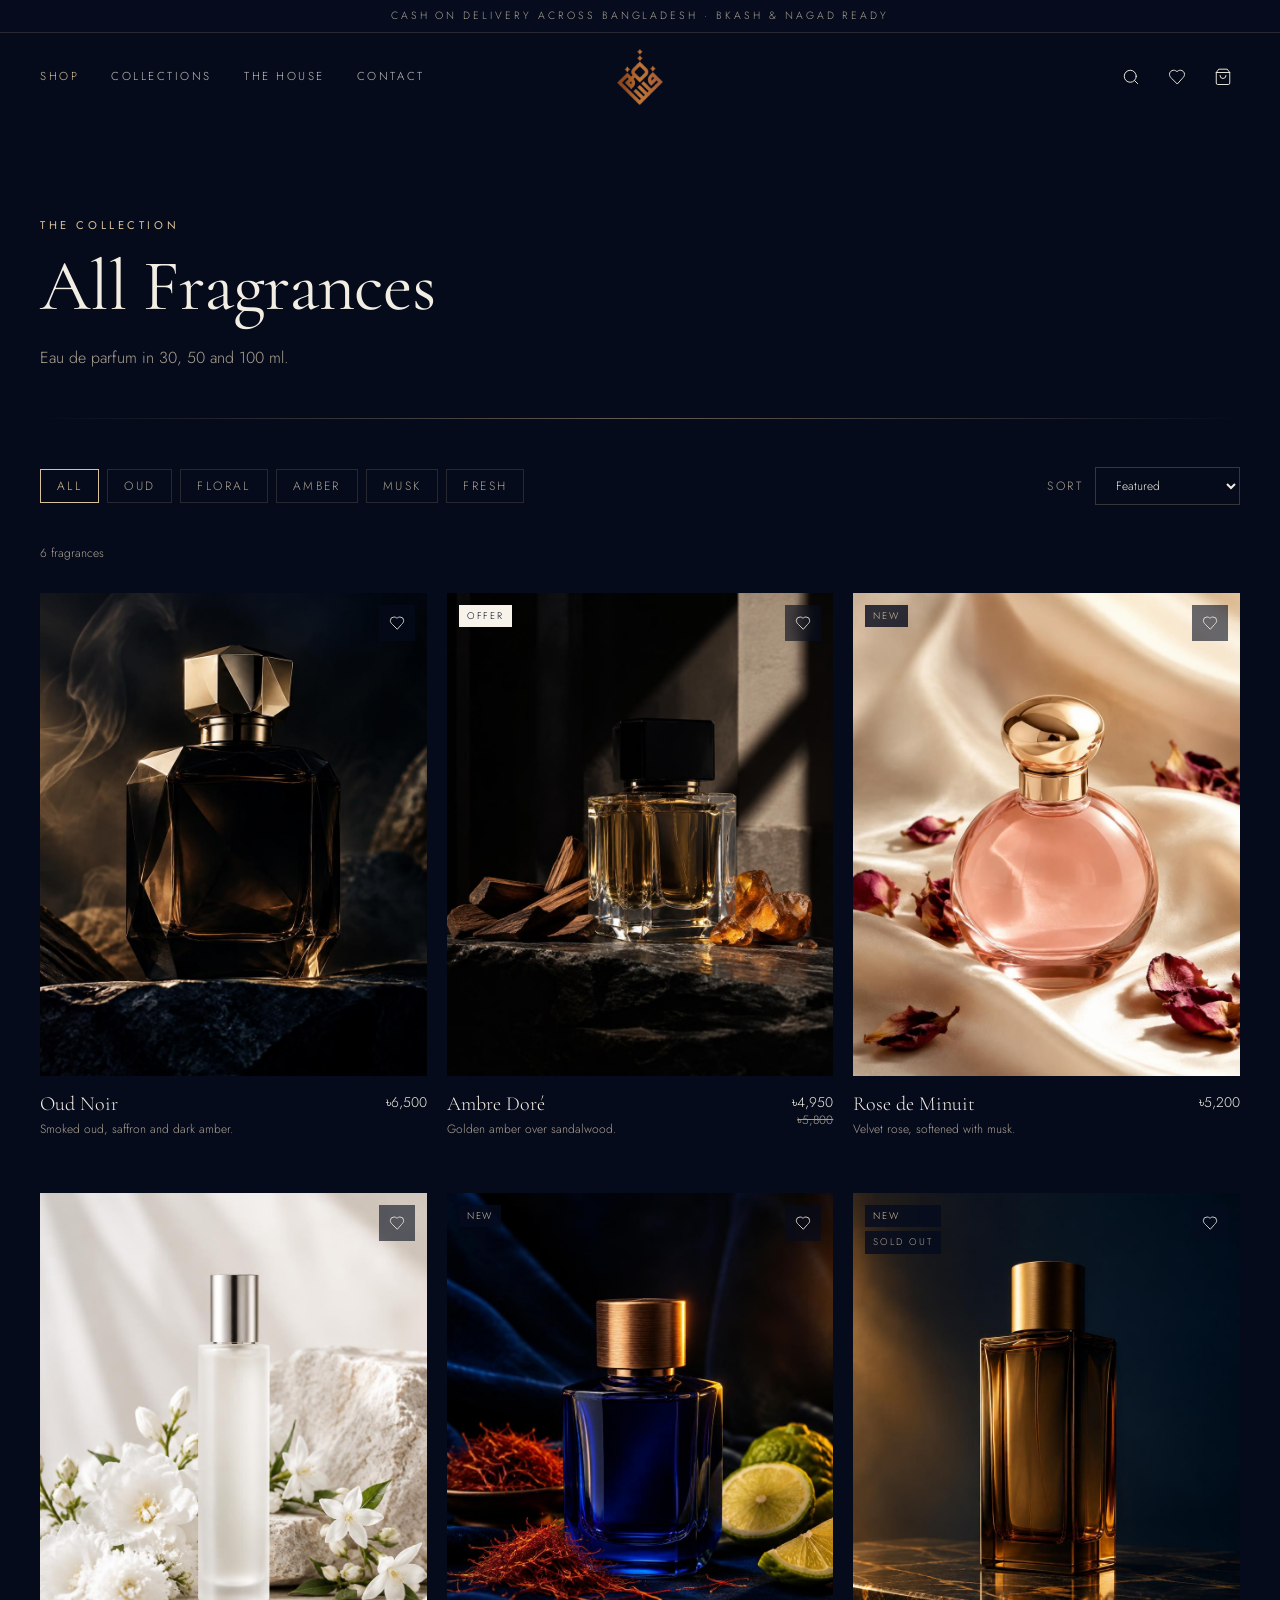
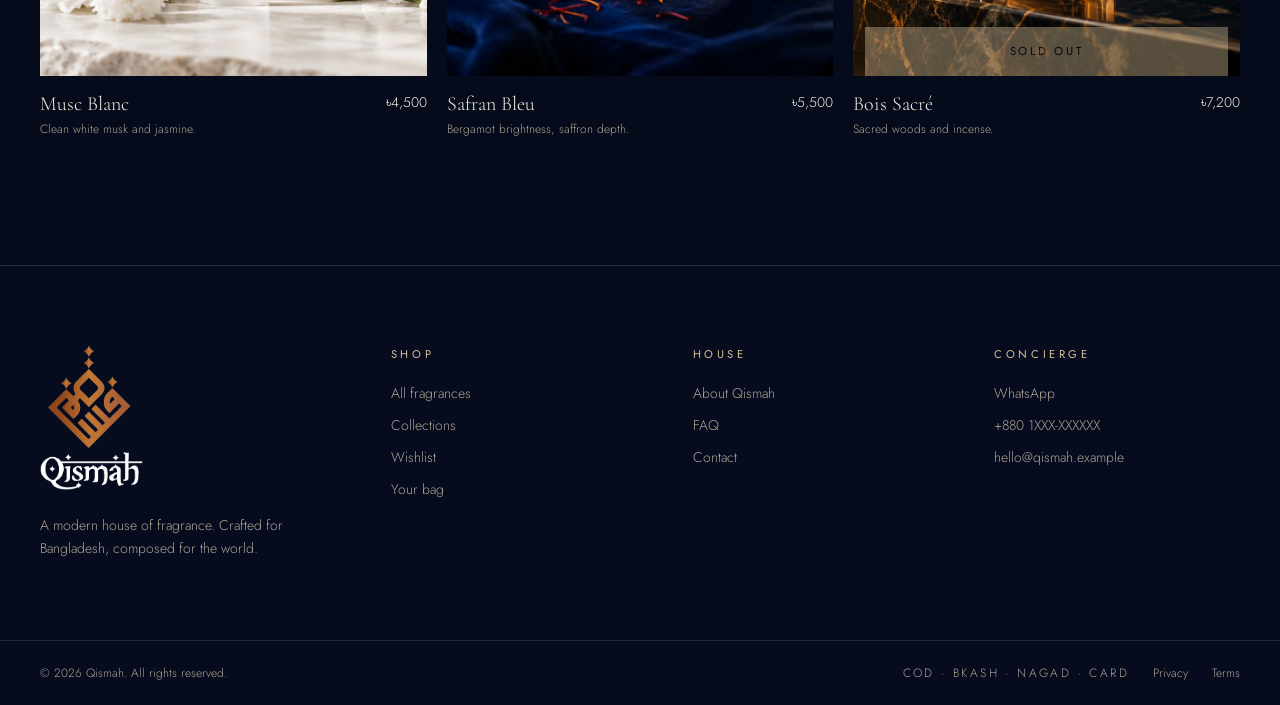
<file: shop.html>
<!DOCTYPE html>
<html lang="en">
<head>
  <meta charset="utf-8">
  <meta name="viewport" content="width=device-width, initial-scale=1">
  <title>Shop Fragrances — Qismah</title>
  <meta name="description" content="Shop every Qismah eau de parfum. Filter by oud, floral, amber, musk and fresh families.">
  <meta property="og:type" content="website">
  <meta property="og:title" content="Shop Fragrances — Qismah">
  <meta property="og:description" content="Every Qismah eau de parfum, in one place.">
  <meta name="twitter:card" content="summary_large_image">
  <link rel="icon" type="image/png" href="images/favicon.png">

  <!-- Fonts: Cormorant Garamond (headings) and Jost (text) -->
  <link rel="preconnect" href="https://fonts.googleapis.com">
  <link rel="preconnect" href="https://fonts.gstatic.com" crossorigin>
  <link rel="stylesheet" href="https://fonts.googleapis.com/css2?family=Cormorant+Garamond:ital,wght@0,300;0,400;0,500;1,300;1,400&family=Jost:wght@300;400;500&display=swap">

  <!-- Bootstrap first, then my own styles so they win -->
  <link rel="stylesheet" href="css/bootstrap.min.css">
  <link rel="stylesheet" href="css/style.css">
</head>
<body>
<!-- Shop page -->
  <!-- Top banner -->
  <div class="top-banner">Cash on delivery across Bangladesh · bKash &amp; Nagad ready</div>

  <!-- Header: menu links, logo and icons -->
  <header class="site-header" id="siteHeader">
    <div class="header-row page-width">
      <nav class="main-nav" aria-label="Main">
        <a href="shop.html" class="active">Shop</a>
        <a href="collections.html">Collections</a>
        <a href="about.html">The House</a>
        <a href="contact.html">Contact</a>
      </nav>
      <button class="menu-button" id="openMenu" aria-label="Open menu"><svg class="icon icon-20" viewBox="0 0 24 24" aria-hidden="true"><line x1="4" x2="20" y1="12" y2="12"/><line x1="4" x2="20" y1="6" y2="6"/><line x1="4" x2="20" y1="18" y2="18"/></svg></button>
      <a href="index.html" class="logo-link" aria-label="Qismah home">
        <img src="images/qismah-mark.png" alt="Qismah">
      </a>
      <div class="header-icons">
        <button id="searchToggle" aria-label="Search"><svg class="icon icon-18" viewBox="0 0 24 24" aria-hidden="true"><circle cx="11" cy="11" r="8"/><path d="m21 21-4.3-4.3"/></svg></button>
        <a href="wishlist.html" aria-label="Wishlist">
          <svg class="icon icon-18" viewBox="0 0 24 24" aria-hidden="true"><path d="M19 14c1.49-1.46 3-3.21 3-5.5A5.5 5.5 0 0 0 16.5 3c-1.76 0-3 .5-4.5 2-1.5-1.5-2.74-2-4.5-2A5.5 5.5 0 0 0 2 8.5c0 2.3 1.5 4.05 3 5.5l7 7Z"/></svg>
          <span class="count-badge" id="wishlistCount" hidden>0</span>
        </a>
        <button id="openCart" aria-label="Open bag">
          <svg class="icon icon-18" viewBox="0 0 24 24" aria-hidden="true"><path d="M6 2 3 6v14a2 2 0 0 0 2 2h14a2 2 0 0 0 2-2V6l-3-4Z"/><path d="M3 6h18"/><path d="M16 10a4 4 0 0 1-8 0"/></svg>
          <span class="count-badge" id="cartCount" hidden>0</span>
        </button>
      </div>
    </div>

    <!-- Search bar (opens under the header) -->
    <form class="search-bar search-form fade-up" id="searchBar" hidden>
      <div class="search-bar-inner">
        <svg class="icon icon-16" viewBox="0 0 24 24" aria-hidden="true"><circle cx="11" cy="11" r="8"/><path d="m21 21-4.3-4.3"/></svg>
        <input type="text" placeholder="Search oud, rose, amber…" aria-label="Search fragrances">
      </div>
    </form>
  </header>

  <!-- Full-screen menu for phones -->
  <div class="mobile-menu fade-up" id="mobileMenu" hidden>
    <div class="mobile-menu-top">
      <img src="images/qismah-mark.png" alt="Qismah">
      <button id="closeMenu" aria-label="Close menu"><svg class="icon icon-20" viewBox="0 0 24 24" aria-hidden="true"><path d="M18 6 6 18"/><path d="m6 6 12 12"/></svg></button>
    </div>
    <form class="mobile-search search-form">
      <input type="text" placeholder="Search fragrances" aria-label="Search fragrances">
    </form>
    <nav class="mobile-links" aria-label="Mobile">
      <a href="shop.html">Shop</a>
      <a href="collections.html">Collections</a>
      <a href="about.html">The House</a>
      <a href="contact.html">Contact</a>
      <a href="wishlist.html">Wishlist</a>
      <a href="faq.html">FAQ</a>
    </nav>
  </div>

  <main>
    <section class="page-title page-width">
      <p class="eyebrow fade-up">The Collection</p>
      <h1 class="fade-up">All Fragrances</h1>
      <p class="intro muted fade-up">Eau de parfum in 30, 50 and 100 ml.</p>
      <div class="hairline"></div>
    </section>
    <div class="page-width">
      <!-- Family buttons and sort menu -->
      <div class="shop-tools">
        <div class="filter-chips" id="filterChips"></div>
        <label class="sort-label">
          Sort
          <select class="field" id="sortMenu">
            <option value="featured">Featured</option>
            <option value="new">New arrivals</option>
            <option value="price-asc">Price: low to high</option>
            <option value="price-desc">Price: high to low</option>
          </select>
        </label>
      </div>
      <p class="result-count" id="resultCount"></p>
      <div id="shopGrid"></div>
    </div>
  </main>

  <!-- Footer -->
  <footer class="site-footer">
    <div class="footer-columns page-width">
      <div>
        <img src="images/qismah-logo.png" alt="Qismah" class="footer-logo" loading="lazy">
        <p class="footer-about">A modern house of fragrance. Crafted for Bangladesh, composed for the world.</p>
      </div>
      <div>
        <p class="eyebrow footer-title">Shop</p>
        <ul class="footer-list">
          <li><a href="shop.html">All fragrances</a></li>
          <li><a href="collections.html">Collections</a></li>
          <li><a href="wishlist.html">Wishlist</a></li>
          <li><a href="cart.html">Your bag</a></li>
        </ul>
      </div>
      <div>
        <p class="eyebrow footer-title">House</p>
        <ul class="footer-list">
          <li><a href="about.html">About Qismah</a></li>
          <li><a href="faq.html">FAQ</a></li>
          <li><a href="contact.html">Contact</a></li>
        </ul>
      </div>
      <div>
        <p class="eyebrow footer-title">Concierge</p>
        <ul class="footer-list">
          <li><a data-contact="whatsapp" href="https://wa.me/8801XXXXXXXXX" target="_blank" rel="noreferrer">WhatsApp</a></li>
          <li data-contact="phone">+880 1XXX-XXXXXX</li>
          <li data-contact="email">hello@qismah.example</li>
        </ul>
      </div>
    </div>
    <div class="footer-bottom">
      <div class="footer-bottom-row page-width">
        <p>© <span id="year">2026</span> Qismah. All rights reserved.</p>
        <div class="footer-bottom-links">
          <span class="payment-methods">COD · bKash · Nagad · Card</span>
          <a href="privacy.html">Privacy</a>
          <a href="terms.html">Terms</a>
        </div>
      </div>
    </div>
  </footer>

  <!-- Cart drawer: slides in from the right (Bootstrap offcanvas). JavaScript fills in the bag. -->
  <div class="offcanvas offcanvas-end cart-drawer" id="cartDrawer" tabindex="-1" aria-label="Shopping bag">
    <div class="drawer-top">
      <h2>Your Bag</h2>
      <button data-bs-dismiss="offcanvas" aria-label="Close"><svg class="icon icon-20" viewBox="0 0 24 24" aria-hidden="true"><path d="M18 6 6 18"/><path d="m6 6 12 12"/></svg></button>
    </div>
    <div class="drawer-body" id="drawerBody"></div>
  </div>

  <!-- Scripts: Bootstrap, shop data, bag, shared page code, then this page's own code -->
  <script src="js/bootstrap.bundle.min.js"></script>
  <script src="js/products.js"></script>
  <script src="js/cart.js"></script>
  <script src="js/site.js"></script>
  <script src="js/shop.js"></script>
</body>
</html>
</file>
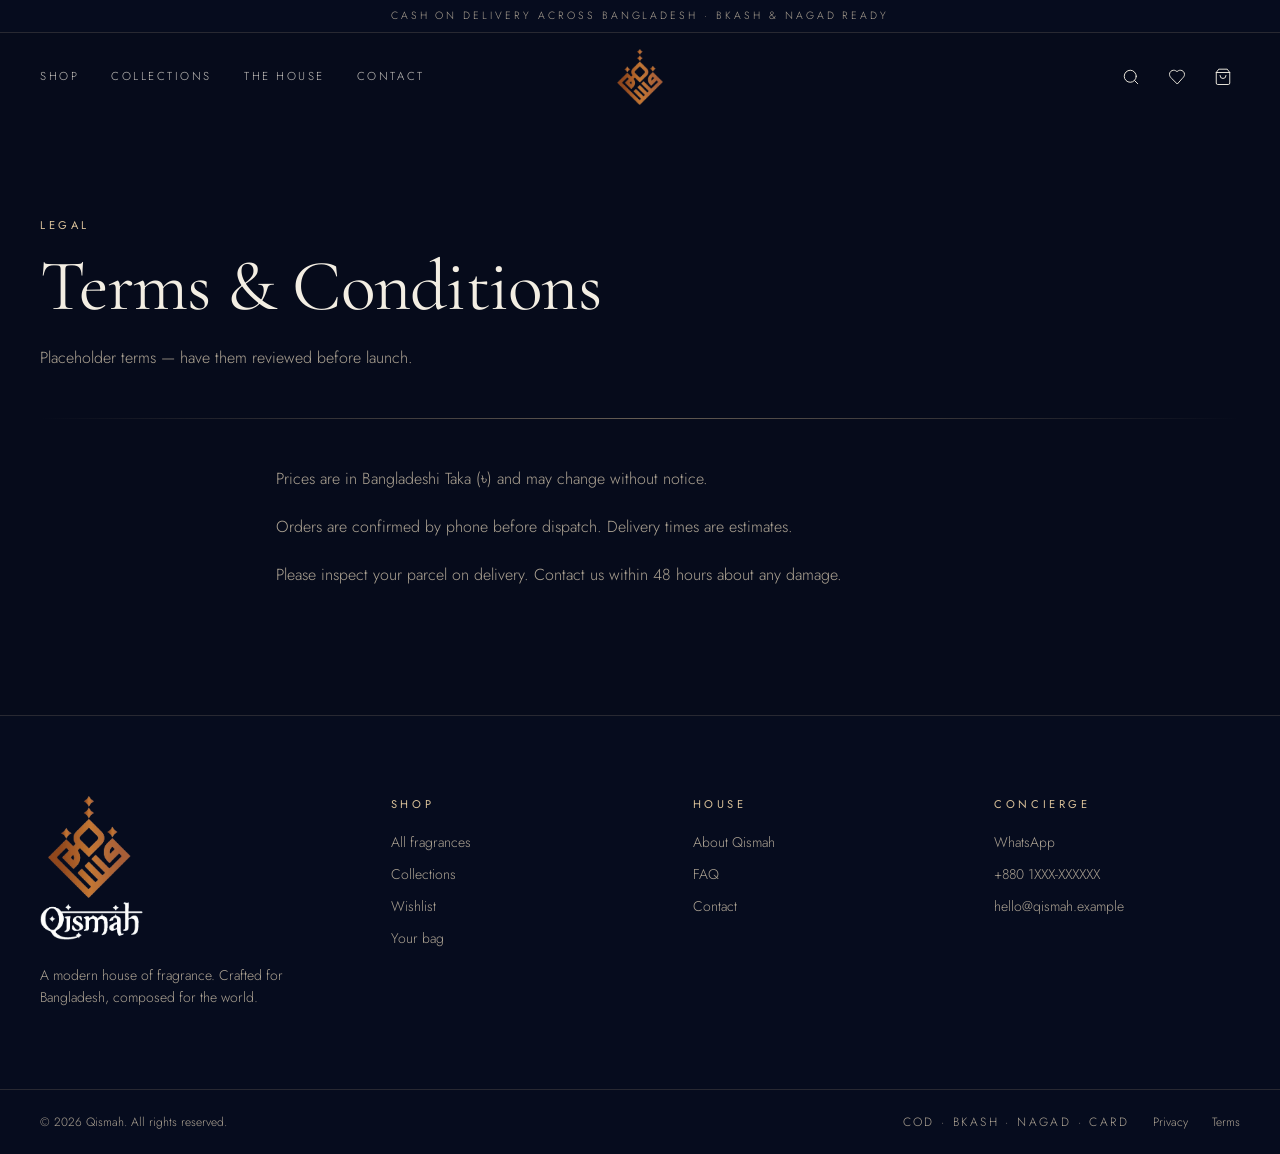
<file: terms.html>
<!DOCTYPE html>
<html lang="en">
<head>
  <meta charset="utf-8">
  <meta name="viewport" content="width=device-width, initial-scale=1">
  <title>Terms &amp; Conditions — Qismah</title>
  <meta name="description" content="Terms for ordering Qismah fragrances in Bangladesh.">
  <meta property="og:type" content="website">
  <meta property="og:title" content="Terms &amp; Conditions — Qismah">
  <meta property="og:description" content="Ordering terms for Qismah.">
  <meta name="twitter:card" content="summary_large_image">
  <link rel="icon" type="image/png" href="images/favicon.png">

  <!-- Fonts: Cormorant Garamond (headings) and Jost (text) -->
  <link rel="preconnect" href="https://fonts.googleapis.com">
  <link rel="preconnect" href="https://fonts.gstatic.com" crossorigin>
  <link rel="stylesheet" href="https://fonts.googleapis.com/css2?family=Cormorant+Garamond:ital,wght@0,300;0,400;0,500;1,300;1,400&family=Jost:wght@300;400;500&display=swap">

  <!-- Bootstrap first, then my own styles so they win -->
  <link rel="stylesheet" href="css/bootstrap.min.css">
  <link rel="stylesheet" href="css/style.css">
</head>
<body>
<!-- Terms page -->
  <!-- Top banner -->
  <div class="top-banner">Cash on delivery across Bangladesh · bKash &amp; Nagad ready</div>

  <!-- Header: menu links, logo and icons -->
  <header class="site-header" id="siteHeader">
    <div class="header-row page-width">
      <nav class="main-nav" aria-label="Main">
        <a href="shop.html">Shop</a>
        <a href="collections.html">Collections</a>
        <a href="about.html">The House</a>
        <a href="contact.html">Contact</a>
      </nav>
      <button class="menu-button" id="openMenu" aria-label="Open menu"><svg class="icon icon-20" viewBox="0 0 24 24" aria-hidden="true"><line x1="4" x2="20" y1="12" y2="12"/><line x1="4" x2="20" y1="6" y2="6"/><line x1="4" x2="20" y1="18" y2="18"/></svg></button>
      <a href="index.html" class="logo-link" aria-label="Qismah home">
        <img src="images/qismah-mark.png" alt="Qismah">
      </a>
      <div class="header-icons">
        <button id="searchToggle" aria-label="Search"><svg class="icon icon-18" viewBox="0 0 24 24" aria-hidden="true"><circle cx="11" cy="11" r="8"/><path d="m21 21-4.3-4.3"/></svg></button>
        <a href="wishlist.html" aria-label="Wishlist">
          <svg class="icon icon-18" viewBox="0 0 24 24" aria-hidden="true"><path d="M19 14c1.49-1.46 3-3.21 3-5.5A5.5 5.5 0 0 0 16.5 3c-1.76 0-3 .5-4.5 2-1.5-1.5-2.74-2-4.5-2A5.5 5.5 0 0 0 2 8.5c0 2.3 1.5 4.05 3 5.5l7 7Z"/></svg>
          <span class="count-badge" id="wishlistCount" hidden>0</span>
        </a>
        <button id="openCart" aria-label="Open bag">
          <svg class="icon icon-18" viewBox="0 0 24 24" aria-hidden="true"><path d="M6 2 3 6v14a2 2 0 0 0 2 2h14a2 2 0 0 0 2-2V6l-3-4Z"/><path d="M3 6h18"/><path d="M16 10a4 4 0 0 1-8 0"/></svg>
          <span class="count-badge" id="cartCount" hidden>0</span>
        </button>
      </div>
    </div>

    <!-- Search bar (opens under the header) -->
    <form class="search-bar search-form fade-up" id="searchBar" hidden>
      <div class="search-bar-inner">
        <svg class="icon icon-16" viewBox="0 0 24 24" aria-hidden="true"><circle cx="11" cy="11" r="8"/><path d="m21 21-4.3-4.3"/></svg>
        <input type="text" placeholder="Search oud, rose, amber…" aria-label="Search fragrances">
      </div>
    </form>
  </header>

  <!-- Full-screen menu for phones -->
  <div class="mobile-menu fade-up" id="mobileMenu" hidden>
    <div class="mobile-menu-top">
      <img src="images/qismah-mark.png" alt="Qismah">
      <button id="closeMenu" aria-label="Close menu"><svg class="icon icon-20" viewBox="0 0 24 24" aria-hidden="true"><path d="M18 6 6 18"/><path d="m6 6 12 12"/></svg></button>
    </div>
    <form class="mobile-search search-form">
      <input type="text" placeholder="Search fragrances" aria-label="Search fragrances">
    </form>
    <nav class="mobile-links" aria-label="Mobile">
      <a href="shop.html">Shop</a>
      <a href="collections.html">Collections</a>
      <a href="about.html">The House</a>
      <a href="contact.html">Contact</a>
      <a href="wishlist.html">Wishlist</a>
      <a href="faq.html">FAQ</a>
    </nav>
  </div>

  <main>
    <section class="page-title page-width">
      <p class="eyebrow fade-up">Legal</p>
      <h1 class="fade-up">Terms &amp; Conditions</h1>
      <p class="intro muted fade-up">Placeholder terms — have them reviewed before launch.</p>
      <div class="hairline"></div>
    </section>
    <div class="legal-text muted">
      <p>Prices are in Bangladeshi Taka (৳) and may change without notice.</p>
      <p>Orders are confirmed by phone before dispatch. Delivery times are estimates.</p>
      <p>Please inspect your parcel on delivery. Contact us within 48 hours about any damage.</p>
    </div>
  </main>

  <!-- Footer -->
  <footer class="site-footer">
    <div class="footer-columns page-width">
      <div>
        <img src="images/qismah-logo.png" alt="Qismah" class="footer-logo" loading="lazy">
        <p class="footer-about">A modern house of fragrance. Crafted for Bangladesh, composed for the world.</p>
      </div>
      <div>
        <p class="eyebrow footer-title">Shop</p>
        <ul class="footer-list">
          <li><a href="shop.html">All fragrances</a></li>
          <li><a href="collections.html">Collections</a></li>
          <li><a href="wishlist.html">Wishlist</a></li>
          <li><a href="cart.html">Your bag</a></li>
        </ul>
      </div>
      <div>
        <p class="eyebrow footer-title">House</p>
        <ul class="footer-list">
          <li><a href="about.html">About Qismah</a></li>
          <li><a href="faq.html">FAQ</a></li>
          <li><a href="contact.html">Contact</a></li>
        </ul>
      </div>
      <div>
        <p class="eyebrow footer-title">Concierge</p>
        <ul class="footer-list">
          <li><a data-contact="whatsapp" href="https://wa.me/8801XXXXXXXXX" target="_blank" rel="noreferrer">WhatsApp</a></li>
          <li data-contact="phone">+880 1XXX-XXXXXX</li>
          <li data-contact="email">hello@qismah.example</li>
        </ul>
      </div>
    </div>
    <div class="footer-bottom">
      <div class="footer-bottom-row page-width">
        <p>© <span id="year">2026</span> Qismah. All rights reserved.</p>
        <div class="footer-bottom-links">
          <span class="payment-methods">COD · bKash · Nagad · Card</span>
          <a href="privacy.html">Privacy</a>
          <a href="terms.html">Terms</a>
        </div>
      </div>
    </div>
  </footer>

  <!-- Cart drawer: slides in from the right (Bootstrap offcanvas). JavaScript fills in the bag. -->
  <div class="offcanvas offcanvas-end cart-drawer" id="cartDrawer" tabindex="-1" aria-label="Shopping bag">
    <div class="drawer-top">
      <h2>Your Bag</h2>
      <button data-bs-dismiss="offcanvas" aria-label="Close"><svg class="icon icon-20" viewBox="0 0 24 24" aria-hidden="true"><path d="M18 6 6 18"/><path d="m6 6 12 12"/></svg></button>
    </div>
    <div class="drawer-body" id="drawerBody"></div>
  </div>

  <!-- Scripts: Bootstrap, shop data, bag, shared page code, then this page's own code -->
  <script src="js/bootstrap.bundle.min.js"></script>
  <script src="js/products.js"></script>
  <script src="js/cart.js"></script>
  <script src="js/site.js"></script>
</body>
</html>
</file>
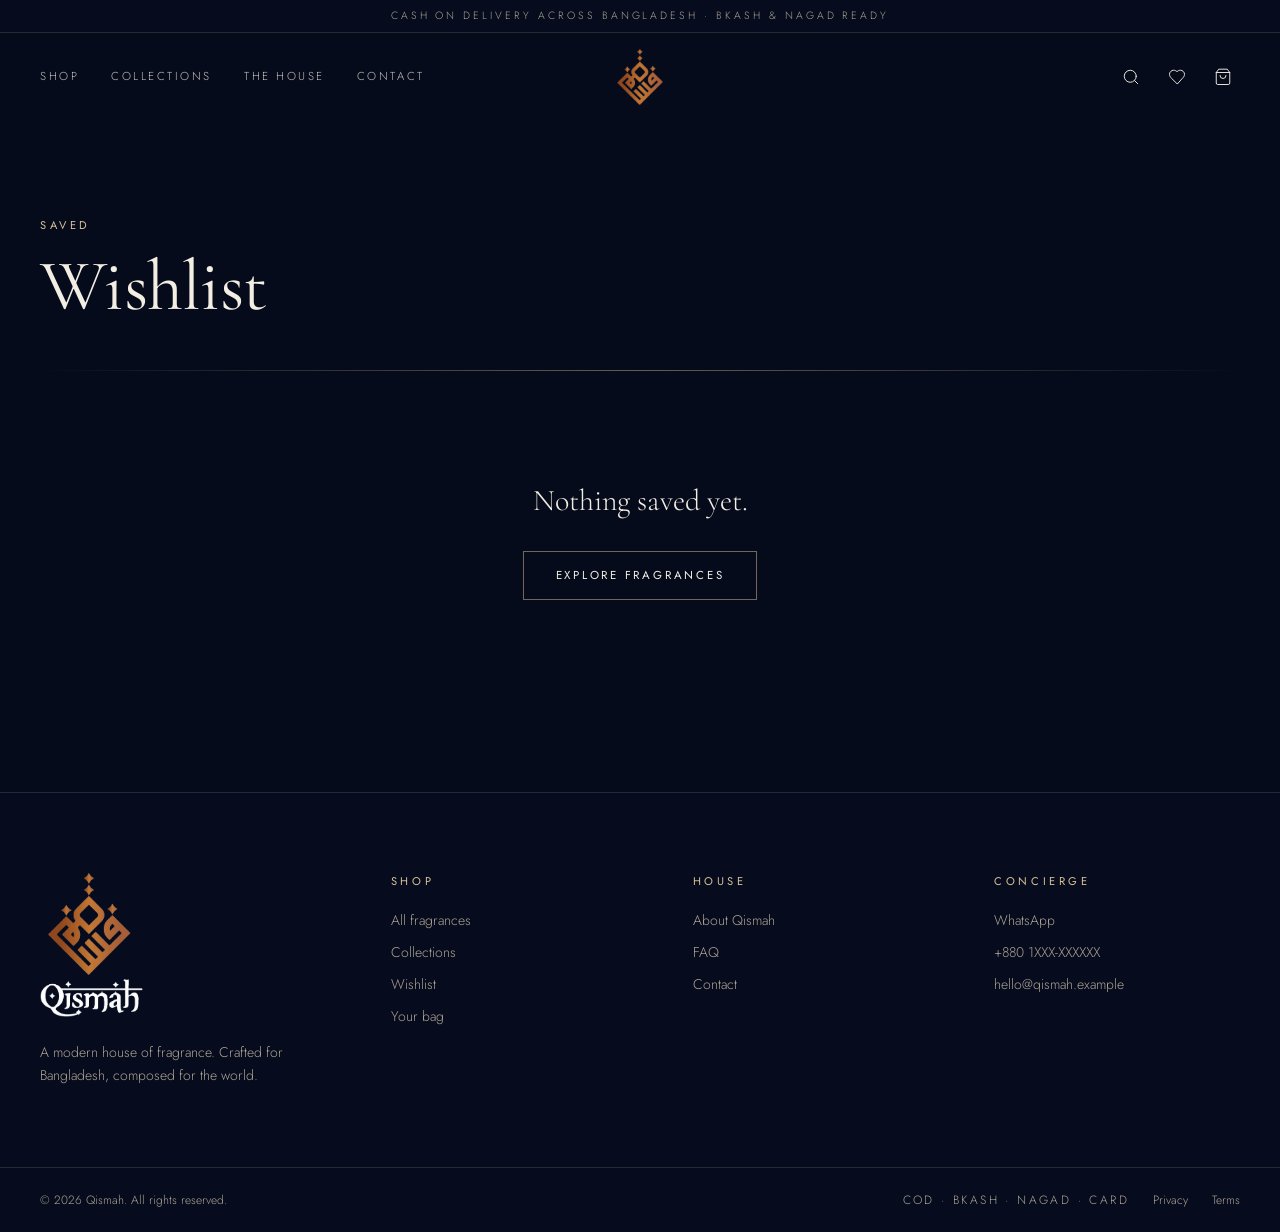
<file: wishlist.html>
<!DOCTYPE html>
<html lang="en">
<head>
  <meta charset="utf-8">
  <meta name="viewport" content="width=device-width, initial-scale=1">
  <title>Wishlist — Qismah</title>
  <meta name="description" content="The Qismah fragrances you've saved for later.">
  <meta name="robots" content="noindex">
  <meta property="og:type" content="website">
  <meta property="og:title" content="Wishlist — Qismah">
  <meta property="og:description" content="Your saved Qismah fragrances.">
  <meta name="twitter:card" content="summary_large_image">
  <link rel="icon" type="image/png" href="images/favicon.png">

  <!-- Fonts: Cormorant Garamond (headings) and Jost (text) -->
  <link rel="preconnect" href="https://fonts.googleapis.com">
  <link rel="preconnect" href="https://fonts.gstatic.com" crossorigin>
  <link rel="stylesheet" href="https://fonts.googleapis.com/css2?family=Cormorant+Garamond:ital,wght@0,300;0,400;0,500;1,300;1,400&family=Jost:wght@300;400;500&display=swap">

  <!-- Bootstrap first, then my own styles so they win -->
  <link rel="stylesheet" href="css/bootstrap.min.css">
  <link rel="stylesheet" href="css/style.css">
</head>
<body>
<!-- Wishlist page -->
  <!-- Top banner -->
  <div class="top-banner">Cash on delivery across Bangladesh · bKash &amp; Nagad ready</div>

  <!-- Header: menu links, logo and icons -->
  <header class="site-header" id="siteHeader">
    <div class="header-row page-width">
      <nav class="main-nav" aria-label="Main">
        <a href="shop.html">Shop</a>
        <a href="collections.html">Collections</a>
        <a href="about.html">The House</a>
        <a href="contact.html">Contact</a>
      </nav>
      <button class="menu-button" id="openMenu" aria-label="Open menu"><svg class="icon icon-20" viewBox="0 0 24 24" aria-hidden="true"><line x1="4" x2="20" y1="12" y2="12"/><line x1="4" x2="20" y1="6" y2="6"/><line x1="4" x2="20" y1="18" y2="18"/></svg></button>
      <a href="index.html" class="logo-link" aria-label="Qismah home">
        <img src="images/qismah-mark.png" alt="Qismah">
      </a>
      <div class="header-icons">
        <button id="searchToggle" aria-label="Search"><svg class="icon icon-18" viewBox="0 0 24 24" aria-hidden="true"><circle cx="11" cy="11" r="8"/><path d="m21 21-4.3-4.3"/></svg></button>
        <a href="wishlist.html" aria-label="Wishlist">
          <svg class="icon icon-18" viewBox="0 0 24 24" aria-hidden="true"><path d="M19 14c1.49-1.46 3-3.21 3-5.5A5.5 5.5 0 0 0 16.5 3c-1.76 0-3 .5-4.5 2-1.5-1.5-2.74-2-4.5-2A5.5 5.5 0 0 0 2 8.5c0 2.3 1.5 4.05 3 5.5l7 7Z"/></svg>
          <span class="count-badge" id="wishlistCount" hidden>0</span>
        </a>
        <button id="openCart" aria-label="Open bag">
          <svg class="icon icon-18" viewBox="0 0 24 24" aria-hidden="true"><path d="M6 2 3 6v14a2 2 0 0 0 2 2h14a2 2 0 0 0 2-2V6l-3-4Z"/><path d="M3 6h18"/><path d="M16 10a4 4 0 0 1-8 0"/></svg>
          <span class="count-badge" id="cartCount" hidden>0</span>
        </button>
      </div>
    </div>

    <!-- Search bar (opens under the header) -->
    <form class="search-bar search-form fade-up" id="searchBar" hidden>
      <div class="search-bar-inner">
        <svg class="icon icon-16" viewBox="0 0 24 24" aria-hidden="true"><circle cx="11" cy="11" r="8"/><path d="m21 21-4.3-4.3"/></svg>
        <input type="text" placeholder="Search oud, rose, amber…" aria-label="Search fragrances">
      </div>
    </form>
  </header>

  <!-- Full-screen menu for phones -->
  <div class="mobile-menu fade-up" id="mobileMenu" hidden>
    <div class="mobile-menu-top">
      <img src="images/qismah-mark.png" alt="Qismah">
      <button id="closeMenu" aria-label="Close menu"><svg class="icon icon-20" viewBox="0 0 24 24" aria-hidden="true"><path d="M18 6 6 18"/><path d="m6 6 12 12"/></svg></button>
    </div>
    <form class="mobile-search search-form">
      <input type="text" placeholder="Search fragrances" aria-label="Search fragrances">
    </form>
    <nav class="mobile-links" aria-label="Mobile">
      <a href="shop.html">Shop</a>
      <a href="collections.html">Collections</a>
      <a href="about.html">The House</a>
      <a href="contact.html">Contact</a>
      <a href="wishlist.html">Wishlist</a>
      <a href="faq.html">FAQ</a>
    </nav>
  </div>

  <main>
    <section class="page-title page-width">
      <p class="eyebrow fade-up">Saved</p>
      <h1 class="fade-up">Wishlist</h1>
      <div class="hairline"></div>
    </section>
    <div class="page-width" id="wishlistContent"></div>
  </main>

  <!-- Footer -->
  <footer class="site-footer">
    <div class="footer-columns page-width">
      <div>
        <img src="images/qismah-logo.png" alt="Qismah" class="footer-logo" loading="lazy">
        <p class="footer-about">A modern house of fragrance. Crafted for Bangladesh, composed for the world.</p>
      </div>
      <div>
        <p class="eyebrow footer-title">Shop</p>
        <ul class="footer-list">
          <li><a href="shop.html">All fragrances</a></li>
          <li><a href="collections.html">Collections</a></li>
          <li><a href="wishlist.html">Wishlist</a></li>
          <li><a href="cart.html">Your bag</a></li>
        </ul>
      </div>
      <div>
        <p class="eyebrow footer-title">House</p>
        <ul class="footer-list">
          <li><a href="about.html">About Qismah</a></li>
          <li><a href="faq.html">FAQ</a></li>
          <li><a href="contact.html">Contact</a></li>
        </ul>
      </div>
      <div>
        <p class="eyebrow footer-title">Concierge</p>
        <ul class="footer-list">
          <li><a data-contact="whatsapp" href="https://wa.me/8801XXXXXXXXX" target="_blank" rel="noreferrer">WhatsApp</a></li>
          <li data-contact="phone">+880 1XXX-XXXXXX</li>
          <li data-contact="email">hello@qismah.example</li>
        </ul>
      </div>
    </div>
    <div class="footer-bottom">
      <div class="footer-bottom-row page-width">
        <p>© <span id="year">2026</span> Qismah. All rights reserved.</p>
        <div class="footer-bottom-links">
          <span class="payment-methods">COD · bKash · Nagad · Card</span>
          <a href="privacy.html">Privacy</a>
          <a href="terms.html">Terms</a>
        </div>
      </div>
    </div>
  </footer>

  <!-- Cart drawer: slides in from the right (Bootstrap offcanvas). JavaScript fills in the bag. -->
  <div class="offcanvas offcanvas-end cart-drawer" id="cartDrawer" tabindex="-1" aria-label="Shopping bag">
    <div class="drawer-top">
      <h2>Your Bag</h2>
      <button data-bs-dismiss="offcanvas" aria-label="Close"><svg class="icon icon-20" viewBox="0 0 24 24" aria-hidden="true"><path d="M18 6 6 18"/><path d="m6 6 12 12"/></svg></button>
    </div>
    <div class="drawer-body" id="drawerBody"></div>
  </div>

  <!-- Scripts: Bootstrap, shop data, bag, shared page code, then this page's own code -->
  <script src="js/bootstrap.bundle.min.js"></script>
  <script src="js/products.js"></script>
  <script src="js/cart.js"></script>
  <script src="js/site.js"></script>
  <script src="js/wishlist.js"></script>
</body>
</html>
</file>
<file: css/style.css>
/* =====================================================================
   Qismah - main stylesheet
   Bootstrap is loaded first (css/bootstrap.min.css) and this file comes
   after it, so anything here wins. Layout is done with Flexbox and Grid.
   Sections:
     1. Colours and fonts (change the brand colours here)
     2. Basic reset
     3. Reusable pieces (buttons, form fields, small text styles)
     4. Top banner, header, search bar, mobile menu
     5. Cart drawer
     6. Footer
     7. Product cards and product grids
     8. Home page
     9. Page title block (used on most inner pages)
    10. Shop, collections, about
    11. Product page
    12. Cart, checkout, contact, FAQ, legal, 404
   ===================================================================== */


/* ---------- 1. Colours and fonts ---------- */
:root {
  --radius: 2px;

  /* Brand palette: midnight blue, ivory, champagne gold, copper */
  --midnight: oklch(0.24 0.07 268);
  --midnight-deep: oklch(0.16 0.04 268);
  --ivory: oklch(0.965 0.012 85);
  --champagne: oklch(0.82 0.06 80);
  --copper: oklch(0.64 0.12 55);

  /* How the palette is used on the site */
  --background: oklch(0.155 0.035 268);
  --foreground: oklch(0.95 0.015 85);
  --card: oklch(0.19 0.045 268);
  --primary: var(--champagne);
  --primary-foreground: oklch(0.16 0.04 268);
  --muted-foreground: oklch(0.72 0.025 80);
  --accent: var(--copper);
  --destructive: oklch(0.62 0.19 25);
  --border: oklch(0.82 0.06 80 / 16%);
  --input: oklch(0.82 0.06 80 / 24%);

  /* Fonts (loaded from Google Fonts in each page's <head>) */
  --font-display: "Cormorant Garamond", ui-serif, Georgia, serif;
  --font-body: "Jost", ui-sans-serif, system-ui, sans-serif;
}


/* ---------- 2. Basic reset ---------- */
/* Bootstrap's defaults are switched off where they would change the look. */
html { scroll-behavior: smooth; }

body {
  margin: 0;
  background-color: var(--background);
  color: var(--foreground);
  font-family: var(--font-body);
  font-size: 1rem;
  font-weight: 300;
  line-height: 1.5;
  -webkit-font-smoothing: antialiased;
}

h1, h2, h3, h4 {
  font-family: var(--font-display);
  font-weight: 400;
  letter-spacing: -0.01em;
}

h1, h2, h3, h4, h5, h6 { margin: 0; font-size: inherit; line-height: inherit; }
p, ul, ol, figure { margin: 0; }
ul, ol { padding: 0; list-style: none; }
a { color: inherit; text-decoration: none; }
img, svg { display: block; max-width: 100%; }
img { height: auto; }
button { padding: 0; border: 0; background: transparent; color: inherit; font: inherit; cursor: pointer; }
button:disabled { cursor: default; }
input, select, textarea { font: inherit; color: inherit; border-radius: 0; }
::placeholder { color: color-mix(in oklab, currentColor 50%, transparent); }
::selection { background: var(--champagne); color: var(--midnight-deep); }
* { border-color: var(--border); }


/* ---------- 3. Reusable pieces ---------- */

/* Centred content box used by every section */
.page-width {
  width: 100%;
  max-width: 80rem;
  margin-left: auto;
  margin-right: auto;
  padding-left: 1.25rem;
  padding-right: 1.25rem;
}

/* Small gold uppercase label */
.eyebrow {
  font-family: var(--font-body);
  font-size: 0.7rem;
  letter-spacing: 0.32em;
  text-transform: uppercase;
  color: var(--champagne);
  font-weight: 400;
}

/* Grey helper text */
.muted { color: var(--muted-foreground); }

/* Thin gold line */
.hairline {
  height: 1px;
  background: linear-gradient(90deg, transparent, color-mix(in oklab, var(--champagne) 45%, transparent), transparent);
}

/* Buttons: .button + .button-gold (filled) or .button-outline */
.button {
  display: inline-flex;
  align-items: center;
  justify-content: center;
  gap: 0.6rem;
  padding: 0.95rem 2rem;
  font-size: 0.72rem;
  letter-spacing: 0.24em;
  text-transform: uppercase;
  font-weight: 400;
  transition: all 0.4s ease;
  border: 1px solid transparent;
}
.button-gold { background: var(--champagne); color: var(--midnight-deep); }
.button-gold:hover { background: var(--ivory); }
.button-outline { border-color: color-mix(in oklab, var(--champagne) 50%, transparent); color: var(--foreground); }
.button-outline:hover { border-color: var(--champagne); background: color-mix(in oklab, var(--champagne) 8%, transparent); }
.button:disabled { opacity: 0.4; pointer-events: none; }
.button-full { width: 100%; }

/* Text link with a line that grows on hover */
.link-underline {
  background-image: linear-gradient(currentColor, currentColor);
  background-size: 0% 1px;
  background-repeat: no-repeat;
  background-position: 0 100%;
  transition: background-size 0.4s ease;
}
.link-underline:hover { background-size: 100% 1px; }

/* Form fields */
.field {
  width: 100%;
  background: transparent;
  border: 1px solid var(--input);
  padding: 0.8rem 1rem;
  font-size: 0.9rem;
  color: var(--foreground);
  outline: none;
  transition: border-color 0.3s;
}
.field:focus { border-color: var(--champagne); }
.field option { background: var(--card); }
textarea.field { resize: vertical; }

/* Icons (inline SVG). Size classes below. */
.icon { fill: none; stroke: currentColor; stroke-width: 1.25; stroke-linecap: round; stroke-linejoin: round; }
/* Thicker line for the small plus, minus and remove icons */
.icon-bold { stroke-width: 2; }
.icon-12 { width: 0.75rem; height: 0.75rem; }
.icon-16 { width: 1rem; height: 1rem; }
.icon-18 { width: 1.125rem; height: 1.125rem; }
.icon-20 { width: 1.25rem; height: 1.25rem; }
.icon-24 { width: 1.5rem; height: 1.5rem; }

/* Hearts turn gold when the product is in the wishlist */
.is-liked .icon { fill: var(--champagne); stroke: var(--champagne); color: var(--champagne); }

/* Fade-in used on titles */
.fade-up { animation: fadeUp 1.1s cubic-bezier(0.2, 0.7, 0.2, 1) both; }
@keyframes fadeUp { from { opacity: 0; transform: translateY(18px); } to { opacity: 1; transform: none; } }

/* Photo zoom on hover */
.img-zoom img { transition: transform 1.2s cubic-bezier(0.2, 0.7, 0.2, 1); }
.img-zoom:hover img { transform: scale(1.04); }


/* ---------- 4. Top banner, header, search bar, mobile menu ---------- */
.top-banner {
  background: var(--midnight-deep);
  border-bottom: 1px solid var(--border);
  padding: 0.5rem 0;
  text-align: center;
  font-size: 0.66rem;
  letter-spacing: 0.28em;
  text-transform: uppercase;
  color: var(--muted-foreground);
}

/* Header sticks to the top while scrolling */
.site-header {
  position: sticky;
  top: 0;
  z-index: 40;
  background: var(--background);
  transition: background-color 0.5s, color 0.5s;
}
/* JavaScript adds this class after the page is scrolled a little */
.site-header.is-scrolled {
  background: color-mix(in oklab, var(--background) 95%, transparent);
  backdrop-filter: blur(8px);
  border-bottom: 1px solid var(--border);
}

/* Three columns: menu / logo / icons */
.header-row {
  display: grid;
  grid-template-columns: repeat(3, minmax(0, 1fr));
  align-items: center;
  padding-top: 0.75rem;
  padding-bottom: 0.75rem;
}

.main-nav { display: none; align-items: center; gap: 2rem; }
.main-nav a {
  font-size: 0.72rem;
  text-transform: uppercase;
  letter-spacing: 0.22em;
  color: color-mix(in oklab, var(--foreground) 80%, transparent);
}
.main-nav a:hover { color: var(--foreground); }
.main-nav a.active { color: var(--primary); }

.menu-button { justify-self: start; padding: 0.5rem; }
.logo-link { justify-self: center; padding: 0.25rem 0; }
.logo-link img { height: 3rem; width: auto; object-fit: contain; }

.header-icons { display: flex; align-items: center; justify-self: end; gap: 0.25rem; }
.header-icons a, .header-icons button { position: relative; padding: 0.5rem; }
.header-icons a:hover, .header-icons button:hover { color: var(--primary); }

/* Small round number on the heart and bag icons */
.count-badge {
  position: absolute;
  right: 0;
  top: 0;
  display: grid;
  place-items: center;
  width: 1rem;
  height: 1rem;
  border-radius: 9999px;
  background: var(--primary);
  font-size: 0.6rem;
  color: var(--primary-foreground);
}

/* Search bar that drops down under the header */
.search-bar { border-top: 1px solid var(--border); background: var(--background); padding: 1.25rem 1.25rem; }
.search-bar-inner {
  display: flex;
  align-items: center;
  gap: 0.75rem;
  max-width: 42rem;
  margin: 0 auto;
  padding-bottom: 0.5rem;
  border-bottom: 1px solid color-mix(in oklab, var(--primary) 40%, transparent);
}
.search-bar-inner .icon { color: var(--primary); }
.search-bar input {
  flex: 1;
  min-width: 0;
  background: transparent;
  border: 0;
  outline: none;
  font-family: var(--font-display);
  font-size: 1.5rem;
  line-height: 2rem;
}
.search-bar input::placeholder { color: color-mix(in oklab, var(--muted-foreground) 60%, transparent); }

/* Full-screen menu on phones */
.mobile-menu { position: fixed; inset: 0; z-index: 50; background: var(--background); overflow-y: auto; }
.mobile-menu-top { display: flex; align-items: center; justify-content: space-between; padding: 1rem 1.25rem; }
.mobile-menu-top img { height: 2.75rem; width: auto; }
.mobile-menu-top button { padding: 0.5rem; }
.mobile-search { margin: 0 1.25rem 2rem; padding-bottom: 0.5rem; border-bottom: 1px solid var(--border); }
.mobile-search input { width: 100%; padding: 0.5rem 0; background: transparent; border: 0; outline: none; }
.mobile-links { display: flex; flex-direction: column; gap: 1.5rem; padding: 0 1.25rem; }
.mobile-links a { font-family: var(--font-display); font-size: 2.25rem; line-height: 2.5rem; }

@media (min-width: 768px) {
  .page-width { padding-left: 2.5rem; padding-right: 2.5rem; }
  .main-nav { display: flex; }
  .menu-button { display: none; }
  .logo-link img { height: 3.5rem; }
  .header-icons { gap: 0.75rem; }
  .mobile-menu { display: none !important; }
}


/* ---------- 5. Cart drawer (Bootstrap offcanvas, styled to match) ---------- */
.cart-drawer {
  --bs-offcanvas-width: 28rem;
  --bs-offcanvas-bg: var(--card);
  --bs-offcanvas-color: var(--foreground);
  --bs-offcanvas-border-color: var(--border);
  --bs-offcanvas-transition: transform 0.5s ease;
}
.offcanvas-backdrop {
  --bs-backdrop-bg: color-mix(in oklab, var(--midnight-deep) 70%, transparent);
  --bs-backdrop-opacity: 1;
  backdrop-filter: blur(8px);
}
.drawer-top { display: flex; align-items: center; justify-content: space-between; padding: 1.25rem 1.5rem; border-bottom: 1px solid var(--border); }
.drawer-top h2 { font-size: 1.5rem; line-height: 2rem; }
.drawer-body { display: flex; flex: 1; flex-direction: column; min-height: 0; }
.drawer-empty { display: flex; flex: 1; flex-direction: column; align-items: center; justify-content: center; gap: 1.5rem; padding: 0 1.5rem; text-align: center; }
.drawer-empty p { font-family: var(--font-display); font-size: 1.5rem; line-height: 2rem; }
.drawer-note { padding: 1rem 1.5rem 0; font-size: 0.75rem; line-height: 1.333; color: var(--muted-foreground); }
.drawer-note .gold { color: var(--primary); }
.drawer-items { flex: 1; overflow-y: auto; padding: 0 1.5rem; }
.drawer-footer { display: flex; flex-direction: column; gap: 1rem; padding: 1.5rem; border-top: 1px solid var(--border); }
.drawer-footer .subtotal-row { display: flex; justify-content: space-between; font-size: 0.875rem; line-height: 1.25rem; }

/* One product line, used in the drawer */
.bag-item { display: flex; gap: 1rem; padding: 1.25rem 0; }
.bag-item + .bag-item { border-top: 1px solid var(--border); }
.bag-item img { width: 5rem; height: 6rem; object-fit: cover; }
.bag-item-info { display: flex; flex: 1; flex-direction: column; }
.bag-item-top { display: flex; justify-content: space-between; gap: 0.5rem; }
.bag-item-name { font-family: var(--font-display); font-size: 1.125rem; line-height: 1.25; }
.bag-item-size { font-size: 0.75rem; line-height: 1.333; color: var(--muted-foreground); }
.bag-item-bottom { display: flex; align-items: center; justify-content: space-between; margin-top: auto; }
.remove-button { color: var(--muted-foreground); }
.remove-button:hover { color: var(--foreground); }
.quantity-box { display: flex; align-items: center; border: 1px solid var(--border); }
.quantity-box button { padding: 0.5rem; }
.quantity-box span { width: 1.5rem; text-align: center; font-size: 0.875rem; line-height: 1.25rem; }
.bag-item-price { font-size: 0.875rem; line-height: 1.25rem; }


/* ---------- 6. Footer ---------- */
.site-footer { margin-top: 8rem; border-top: 1px solid var(--border); background: var(--midnight-deep); }
.footer-columns { display: grid; gap: 3.5rem; padding-top: 5rem; padding-bottom: 5rem; }
.footer-logo { height: 9rem; width: auto; object-fit: contain; }
.footer-about { max-width: 20rem; margin-top: 1.5rem; font-size: 0.875rem; line-height: 1.625; color: var(--muted-foreground); }
.footer-title { margin-bottom: 1.25rem; }
.footer-list { display: flex; flex-direction: column; gap: 0.75rem; font-size: 0.875rem; line-height: 1.25rem; color: var(--muted-foreground); }
.footer-list a:hover { color: var(--foreground); }
.footer-bottom { border-top: 1px solid var(--border); }
.footer-bottom-row {
  display: flex;
  flex-direction: column;
  align-items: center;
  justify-content: space-between;
  gap: 1rem;
  padding-top: 1.5rem;
  padding-bottom: 1.5rem;
  font-size: 0.75rem;
  line-height: 1.333;
  color: var(--muted-foreground);
}
.footer-bottom-links { display: flex; align-items: center; gap: 1.5rem; }
.footer-bottom-links a:hover { color: var(--foreground); }
.payment-methods { letter-spacing: 0.2em; text-transform: uppercase; }

@media (min-width: 768px) {
  .footer-columns { grid-template-columns: 1.2fr 1fr 1fr 1fr; }
  .footer-bottom-row { flex-direction: row; }
}


/* ---------- 7. Product cards and grids ---------- */
.product-grid { display: grid; grid-template-columns: repeat(2, minmax(0, 1fr)); column-gap: 1.25rem; row-gap: 3rem; }
.product-grid.wide-rows { row-gap: 3.5rem; }
@media (min-width: 768px) {
  .product-grid.three-columns { grid-template-columns: repeat(3, minmax(0, 1fr)); }
  .product-grid.four-columns { grid-template-columns: repeat(4, minmax(0, 1fr)); }
}

.product-photo { position: relative; aspect-ratio: 4 / 5; overflow: hidden; background: var(--card); }
.product-photo > a { display: block; height: 100%; }
.product-photo img { width: 100%; height: 100%; object-fit: cover; }

/* Offer / New / Sold out labels */
.product-labels { position: absolute; left: 0.75rem; top: 0.75rem; display: flex; flex-direction: column; gap: 0.25rem; }
.product-labels span { padding: 0.25rem 0.5rem; font-size: 0.6rem; text-transform: uppercase; letter-spacing: 0.2em; }
.label-offer { background: var(--ivory); color: var(--midnight-deep); }
.label-new { background: color-mix(in oklab, var(--midnight-deep) 80%, transparent); color: var(--champagne); }
.label-soldout { background: color-mix(in oklab, var(--midnight-deep) 80%, transparent); color: var(--muted-foreground); }

.heart-button {
  position: absolute;
  right: 0.75rem;
  top: 0.75rem;
  display: grid;
  place-items: center;
  width: 2.25rem;
  height: 2.25rem;
  background: color-mix(in oklab, var(--midnight-deep) 60%, transparent);
  backdrop-filter: blur(8px);
}
.heart-button:hover { background: var(--midnight-deep); }

/* "Add 50 ml to bag" slides up when the card is hovered (desktop only) */
.quick-add {
  position: absolute;
  left: 0.75rem;
  right: 0.75rem;
  bottom: 0.75rem;
  display: none;
  transform: translateY(0.75rem);
  opacity: 0;
  transition: all 0.15s cubic-bezier(0.4, 0, 0.2, 1);
}
.product-card:hover .quick-add { transform: none; opacity: 1; }
@media (min-width: 768px) { .quick-add { display: inline-flex; } }

.product-info { display: flex; align-items: flex-start; justify-content: space-between; gap: 0.75rem; margin-top: 1rem; }
.product-name { font-family: var(--font-display); font-size: 1.25rem; line-height: 1.25; }
.product-name:hover { color: var(--primary); }
.product-short { margin-top: 0.25rem; font-size: 0.75rem; line-height: 1.333; color: var(--muted-foreground); }
.product-price { text-align: right; font-size: 0.875rem; line-height: 1.25rem; white-space: nowrap; }
.old-price { font-size: 0.75rem; line-height: 1.333; color: var(--muted-foreground); text-decoration: line-through; }


/* ---------- 8. Home page ---------- */
.hero { position: relative; height: 88vh; min-height: 560px; overflow: hidden; }
.hero > img { position: absolute; inset: 0; width: 100%; height: 100%; object-fit: cover; object-position: 70% center; }
.hero-veil { position: absolute; inset: 0; background: linear-gradient(90deg, var(--midnight-deep) 0%, color-mix(in oklab, var(--midnight-deep) 70%, transparent) 40%, transparent 75%); }
.hero-text { position: relative; display: flex; flex-direction: column; justify-content: flex-end; height: 100%; padding-bottom: 5rem; }
.hero h1 { max-width: 42rem; margin-top: 1.5rem; font-size: 3.75rem; line-height: 0.95; }
.hero h1 em { color: var(--champagne); }
.hero p.hero-intro { max-width: 28rem; margin-top: 1.5rem; }
.hero-buttons { display: flex; flex-wrap: wrap; gap: 1rem; margin-top: 2.5rem; }

/* Strip of four short promises under the hero */
.promise-strip { border-top: 1px solid var(--border); border-bottom: 1px solid var(--border); }
.promise-grid { display: grid; grid-template-columns: repeat(2, minmax(0, 1fr)); max-width: 80rem; margin: 0 auto; text-align: center; }
.promise-grid p { padding: 1.5rem 1rem; font-size: 0.68rem; text-transform: uppercase; letter-spacing: 0.22em; color: var(--muted-foreground); }
.promise-grid p:not(:last-child) { border-right: 1px solid var(--border); }

.brand-statement { max-width: 56rem; margin: 0 auto; padding: 7rem 1.25rem; text-align: center; }
.brand-statement img { height: 4rem; width: auto; margin: 0 auto; opacity: 0.9; }
.brand-statement p { margin-top: 2.5rem; font-family: var(--font-display); font-size: 1.875rem; line-height: 1.375; }
.brand-statement a { display: inline-block; margin-top: 2.5rem; font-size: 0.75rem; line-height: 1.333; text-transform: uppercase; letter-spacing: 0.24em; color: var(--primary); }

.section-heading { display: flex; align-items: flex-end; justify-content: space-between; margin-bottom: 3rem; }
.section-heading h2 { margin-top: 0.75rem; font-size: 2.25rem; line-height: 2.5rem; }
.section-heading .view-all { display: none; font-size: 0.75rem; line-height: 1.333; text-transform: uppercase; letter-spacing: 0.24em; }

/* Three big collection photos side by side */
.collection-strip { display: grid; gap: 1px; max-width: 80rem; margin: 8rem auto 0; background: var(--border); }
.collection-tile { position: relative; display: block; aspect-ratio: 3 / 4; overflow: hidden; background: var(--background); }
.collection-tile img { width: 100%; height: 100%; object-fit: cover; opacity: 0.8; }
.collection-tile-shade { position: absolute; inset: 0; background: linear-gradient(to top in oklab, var(--midnight-deep), transparent, transparent); }
.collection-tile-text { position: absolute; left: 2rem; right: 2rem; bottom: 2rem; }
.collection-tile-text h3 { margin-top: 0.5rem; font-size: 2.25rem; line-height: 2.5rem; }
.collection-tile-text p.muted { margin-top: 0.5rem; font-size: 0.875rem; line-height: 1.25rem; }

/* Wide photo with the fragrance-family buttons on top */
.family-banner { position: relative; margin-top: 8rem; overflow: hidden; }
.family-banner > img { width: 100%; height: 70vh; object-fit: cover; }
.family-banner-shade { position: absolute; inset: 0; background: color-mix(in oklab, var(--midnight-deep) 55%, transparent); }
.family-banner-text { position: absolute; inset: 0; display: flex; flex-direction: column; justify-content: center; max-width: 80rem; margin: 0 auto; }
.family-banner h2 { max-width: 32rem; margin-top: 1rem; font-size: 3rem; line-height: 1; }
.family-buttons { display: flex; flex-wrap: wrap; gap: 0.75rem; margin-top: 2.5rem; }
.family-buttons .button { background: color-mix(in oklab, var(--midnight-deep) 40%, transparent); backdrop-filter: blur(8px); }

.home-section { margin-top: 8rem; }

@media (min-width: 768px) {
  .hero-text { justify-content: center; padding-bottom: 0; }
  .hero h1 { font-size: 6rem; }
  .promise-grid { grid-template-columns: repeat(4, minmax(0, 1fr)); }
  .brand-statement { padding-top: 10rem; padding-bottom: 10rem; }
  .brand-statement p { font-size: 3rem; }
  .section-heading h2 { font-size: 3rem; line-height: 1; }
  .section-heading .view-all { display: block; }
  .collection-strip { grid-template-columns: repeat(3, minmax(0, 1fr)); }
  .family-banner h2 { font-size: 3.75rem; }
}


/* ---------- 9. Page title block ---------- */
.page-title { padding-top: 4rem; padding-bottom: 3rem; }
.page-title h1 { margin-top: 1rem; font-size: 3rem; line-height: 1; }
.page-title .intro { max-width: 36rem; margin-top: 1.5rem; }
.page-title .hairline { margin-top: 3rem; }
@media (min-width: 768px) {
  .page-title { padding-top: 6rem; }
  .page-title h1 { font-size: 4.5rem; }
}


/* ---------- 10. Shop, collections, about ---------- */
.shop-tools { display: flex; flex-direction: column; justify-content: space-between; gap: 1rem; margin-bottom: 2.5rem; }
.filter-chips { display: flex; flex-wrap: wrap; gap: 0.5rem; }
.filter-chips a { padding: 0.5rem 1rem; border: 1px solid var(--border); font-size: 0.75rem; line-height: 1.333; text-transform: uppercase; letter-spacing: 0.2em; color: var(--muted-foreground); }
.filter-chips a:hover { color: var(--foreground); }
.filter-chips a.active { border-color: var(--primary); color: var(--primary); }
.sort-label { display: flex; align-items: center; gap: 0.75rem; font-size: 0.75rem; line-height: 1.333; text-transform: uppercase; letter-spacing: 0.2em; color: var(--muted-foreground); }
.sort-label select { width: auto; padding-top: 0.5rem; padding-bottom: 0.5rem; font-size: 0.75rem; line-height: 1.333; }
.result-count { margin-bottom: 2rem; font-size: 0.75rem; line-height: 1.333; color: var(--muted-foreground); }
.empty-message { padding: 5rem 0; text-align: center; font-family: var(--font-display); font-size: 1.5rem; line-height: 2rem; }

.collection-list { display: flex; flex-direction: column; gap: 8rem; }
.collection-block { scroll-margin-top: 7rem; }
.collection-intro { display: grid; align-items: center; gap: 2.5rem; margin-bottom: 3rem; }
.collection-intro img { width: 100%; aspect-ratio: 4 / 3; object-fit: cover; }
.collection-intro h2 { margin-top: 1rem; font-size: 3rem; line-height: 1; }
.collection-intro p.muted { margin-top: 1rem; }

.about { padding-top: 5rem; }
.about-top { display: grid; align-items: center; gap: 4rem; }
.about h1 { margin-top: 1rem; font-size: 3.75rem; line-height: 1; }
.about-story { margin-top: 2rem; line-height: 1.625; }
.about-note { margin-top: 1rem; font-size: 0.75rem; line-height: 1.333; }
.about-top .button { margin-top: 2.5rem; }
.about-logo { width: auto; height: 20rem; margin: 0 auto; object-fit: contain; }
.about-photo { width: 100%; margin-top: 7rem; aspect-ratio: 16 / 8; object-fit: cover; }
.about-values { display: grid; gap: 3rem; margin-top: 5rem; }
.about-values p:first-child { font-family: var(--font-display); font-size: 1.875rem; line-height: 2.25rem; }
.about-values p:last-child { margin-top: 0.75rem; font-size: 0.875rem; line-height: 1.25rem; }

@media (min-width: 768px) {
  .shop-tools { flex-direction: row; align-items: center; }
  .collection-intro { grid-template-columns: repeat(2, minmax(0, 1fr)); }
  .collection-block.flip .collection-intro > :first-child { order: 2; }
  .collection-intro h2 { font-size: 3.75rem; }
  .about-top { grid-template-columns: repeat(2, minmax(0, 1fr)); }
  .about h1 { font-size: 4.5rem; }
  .about-values { grid-template-columns: repeat(3, minmax(0, 1fr)); }
}


/* ---------- 11. Product page ---------- */
.product-page { display: grid; gap: 3rem; padding-top: 2.5rem; }
.gallery { display: flex; flex-direction: column-reverse; gap: 1rem; }
.thumbnails { display: flex; gap: 0.75rem; }
.thumbnail { width: 4rem; border: 1px solid transparent; opacity: 0.6; }
.thumbnail.active { border-color: var(--primary); opacity: 1; }
.thumbnail img { width: 100%; aspect-ratio: 4 / 5; object-fit: cover; }
.main-photo { flex: 1; min-width: 0; overflow: hidden; background: var(--card); }
.main-photo img { width: 100%; aspect-ratio: 4 / 5; object-fit: cover; }

.breadcrumb-line { font-size: 0.68rem; text-transform: uppercase; letter-spacing: 0.2em; color: var(--muted-foreground); }
.breadcrumb-line a:hover { color: var(--foreground); }
.product-details h1 { margin-top: 1.5rem; font-size: 3rem; line-height: 1; }
.product-type { margin-top: 0.5rem; font-size: 0.875rem; line-height: 1.25rem; text-transform: uppercase; letter-spacing: 0.2em; }
.product-description { margin-top: 1.5rem; line-height: 1.625; }
.price-line { display: flex; align-items: baseline; gap: 0.75rem; margin-top: 2rem; }
.price-line .current { font-size: 1.5rem; line-height: 2rem; }
.price-line .was { text-decoration: line-through; }
.low-stock { margin-top: 0.5rem; font-size: 0.75rem; line-height: 1.333; color: var(--accent); }
.size-label { margin: 2rem 0 0.75rem; }
.size-options { display: flex; gap: 0.75rem; }
.size-options button { flex: 1; padding: 0.75rem 0; border: 1px solid var(--border); font-size: 0.875rem; line-height: 1.25rem; color: var(--muted-foreground); }
.size-options button:hover { color: var(--foreground); }
.size-options button.active { border-color: var(--primary); color: var(--primary); }
.buy-row { display: flex; gap: 0.75rem; margin-top: 1.5rem; }
.buy-row .quantity-box button { padding: 1rem; }
.buy-row .quantity-box span { font-size: 1rem; line-height: 1.5; }
.buy-row .add-button { flex: 1; }
.buy-row .wishlist-button { padding-left: 1rem; padding-right: 1rem; }
.whatsapp-link { display: inline-block; margin-top: 1rem; font-size: 0.75rem; line-height: 1.333; text-transform: uppercase; letter-spacing: 0.2em; color: var(--muted-foreground); }

.notes-grid { display: grid; grid-template-columns: repeat(3, minmax(0, 1fr)); margin-top: 2.5rem; border-top: 1px solid var(--border); border-bottom: 1px solid var(--border); }
.notes-grid > div { padding: 1.5rem 1rem 1.5rem 0; border-right: 1px solid var(--border); }
.notes-grid > div:not(:first-child) { padding-left: 1rem; }
.notes-grid > div:last-child { border-right: 0; }
.notes-grid p.note-list { margin-top: 0.75rem; font-family: var(--font-display); font-size: 1.125rem; line-height: 1.375; letter-spacing: normal; }
.small-print { margin-top: 0.5rem; font-size: 0.65rem; color: var(--muted-foreground); }
.delivery-list { display: flex; flex-direction: column; gap: 0.5rem; margin-top: 2rem; font-size: 0.875rem; line-height: 1.25rem; color: var(--muted-foreground); }

.related { margin-top: 8rem; }
.related h2 { margin-bottom: 2.5rem; font-size: 2.25rem; line-height: 2.5rem; }
.not-found-box { padding: 10rem 1.25rem; text-align: center; }
.not-found-box h1 { font-size: 2.25rem; line-height: 2.5rem; }
.not-found-box .button { margin-top: 2rem; }

@media (min-width: 768px) {
  .product-page { grid-template-columns: 1.1fr 1fr; gap: 5rem; padding-top: 4rem; }
  .gallery { flex-direction: row; }
  .thumbnails { flex-direction: column; }
  .product-details { position: sticky; top: 7rem; align-self: start; }
  .product-details h1 { font-size: 3.75rem; }
}


/* ---------- 12. Cart, checkout, contact, FAQ, legal, 404 ---------- */
.empty-state { padding: 4rem 0; text-align: center; }
.empty-state p.big { font-family: var(--font-display); font-size: 1.875rem; line-height: 2.25rem; }
.empty-state .button { margin-top: 2rem; }
.empty-state p.medium { font-size: 1.5rem; line-height: 2rem; }
.empty-state.tall { padding: 10rem 0; }

.cart-layout { display: grid; gap: 4rem; }
.cart-list { border-top: 1px solid var(--border); border-bottom: 1px solid var(--border); }
.cart-row { display: flex; gap: 1.5rem; padding: 1.5rem 0; }
.cart-row + .cart-row { border-top: 1px solid var(--border); }
.cart-row img { width: 6rem; height: 8rem; object-fit: cover; }
.cart-row-info { display: flex; flex: 1; flex-direction: column; }
.cart-row-top { display: flex; justify-content: space-between; }
.cart-row-name { font-family: var(--font-display); font-size: 1.5rem; line-height: 2rem; }
.cart-row-size { font-size: 0.875rem; line-height: 1.25rem; }
.cart-row .quantity-box button { padding: 0.75rem; }
.cart-row .quantity-box span { font-size: 1rem; line-height: 1.5; }
.summary-box { height: fit-content; border: 1px solid var(--border); padding: 2rem; }
.summary-box h2 { font-size: 1.5rem; line-height: 2rem; }
.summary-row { display: flex; justify-content: space-between; font-size: 0.875rem; line-height: 1.25rem; }
.summary-box .summary-row { margin-top: 1.5rem; }
.summary-box .summary-note { margin-top: 0.75rem; font-size: 0.75rem; line-height: 1.333; }
.summary-box .button { margin-top: 2rem; }

.checkout-layout { display: grid; gap: 4rem; }
.checkout-form { display: flex; flex-direction: column; gap: 3rem; }
.checkout-section > * + * { margin-top: 1rem; }
.checkout-section h2 { font-size: 1.5rem; line-height: 2rem; }
.two-columns, .three-columns-form, .choice-grid, .payment-grid { display: grid; gap: 1rem; }
.choice-grid, .payment-grid { gap: 0.75rem; }
.payment-grid { grid-template-columns: repeat(2, minmax(0, 1fr)); }
.choice-box { display: block; cursor: pointer; border: 1px solid var(--border); padding: 1.25rem; }
.choice-box.selected { border-color: var(--primary); }
.choice-box .zone-name { font-family: var(--font-display); font-size: 1.25rem; line-height: 1.75rem; }
.choice-box .zone-info { font-size: 0.75rem; line-height: 1.333; }
.payment-box { padding: 1rem; text-align: center; font-size: 0.875rem; line-height: 1.25rem; color: var(--muted-foreground); }
.payment-box.selected { border-color: var(--primary); color: var(--primary); }
.error-text { font-size: 0.875rem; line-height: 1.25rem; color: var(--destructive); }
.field-tall { min-height: 6rem; }
.field-short { min-height: 5rem; }
.field-message { min-height: 9rem; }
.help-text { font-size: 0.75rem; line-height: 1.333; }

.order-box { height: fit-content; border: 1px solid var(--border); padding: 2rem; }
.order-box h2 { font-size: 1.5rem; line-height: 2rem; }
.order-lines { display: flex; flex-direction: column; gap: 1rem; margin-top: 1.5rem; }
.order-line { display: flex; gap: 1rem; font-size: 0.875rem; line-height: 1.25rem; }
.order-line img { width: 3rem; height: 4rem; object-fit: cover; }
.order-line > div { flex: 1; }
.order-line .help-text { color: var(--muted-foreground); }
.order-box .hairline { margin: 1.5rem 0; }
.order-totals { display: flex; flex-direction: column; gap: 0.5rem; font-size: 0.875rem; line-height: 1.25rem; }
.order-totals .summary-row.total { padding-top: 0.5rem; font-size: 1.125rem; line-height: 1.75rem; }
.order-box .button { margin-top: 2rem; }
.order-box .small-print { text-align: center; }

.thank-you { max-width: 36rem; margin: 0 auto; padding: 8rem 1.25rem; text-align: center; }
.thank-you h1 { margin-top: 1.5rem; font-size: 3rem; line-height: 1; }
.thank-you p.muted { margin-top: 1.5rem; }
.thank-you .button { margin-top: 2.5rem; }

.contact-layout { display: grid; gap: 4rem; }
.contact-details { display: flex; flex-direction: column; gap: 2rem; }
.contact-details a, .contact-details p.contact-value { display: block; margin-top: 0.5rem; font-family: var(--font-display); font-size: 1.875rem; line-height: 2.25rem; letter-spacing: normal; }
.contact-details a:hover { color: var(--primary); }
.contact-form > * + * { margin-top: 1rem; }
.contact-thanks { font-family: var(--font-display); font-size: 1.875rem; line-height: 2.25rem; }

.faq-list { max-width: 48rem; margin: 0 auto; padding: 0 1.25rem; }
.faq-list details { padding: 1.5rem 0; }
.faq-list details + details { border-top: 1px solid var(--border); }
.faq-list summary { display: flex; justify-content: space-between; cursor: pointer; list-style: none; font-family: var(--font-display); font-size: 1.5rem; line-height: 2rem; }
.faq-list summary::-webkit-details-marker { display: none; }
.faq-list summary span { color: var(--primary); transition: transform 0.15s; }
.faq-list details[open] summary span { transform: rotate(45deg); }
.faq-list details p { margin-top: 1rem; }

.legal-text { display: flex; flex-direction: column; gap: 1.5rem; max-width: 48rem; margin: 0 auto; padding: 0 1.25rem; }

.not-found-page { display: flex; flex-direction: column; align-items: center; justify-content: center; min-height: 60vh; max-width: 36rem; margin: 0 auto; padding: 0 1.25rem; text-align: center; }
.not-found-page h1 { margin-top: 1rem; font-size: 3.75rem; line-height: 1; }
.not-found-page p.muted { margin-top: 1rem; }
.not-found-page .button { margin-top: 2.5rem; }

@media (min-width: 768px) {
  .cart-layout { grid-template-columns: 1fr 360px; }
  .checkout-layout { grid-template-columns: 1fr 380px; }
  .two-columns, .choice-grid { grid-template-columns: repeat(2, minmax(0, 1fr)); }
  .three-columns-form { grid-template-columns: repeat(3, minmax(0, 1fr)); }
  .payment-grid { grid-template-columns: repeat(4, minmax(0, 1fr)); }
  .order-box { position: sticky; top: 7rem; }
  .contact-layout { grid-template-columns: repeat(2, minmax(0, 1fr)); }
}
</file>
